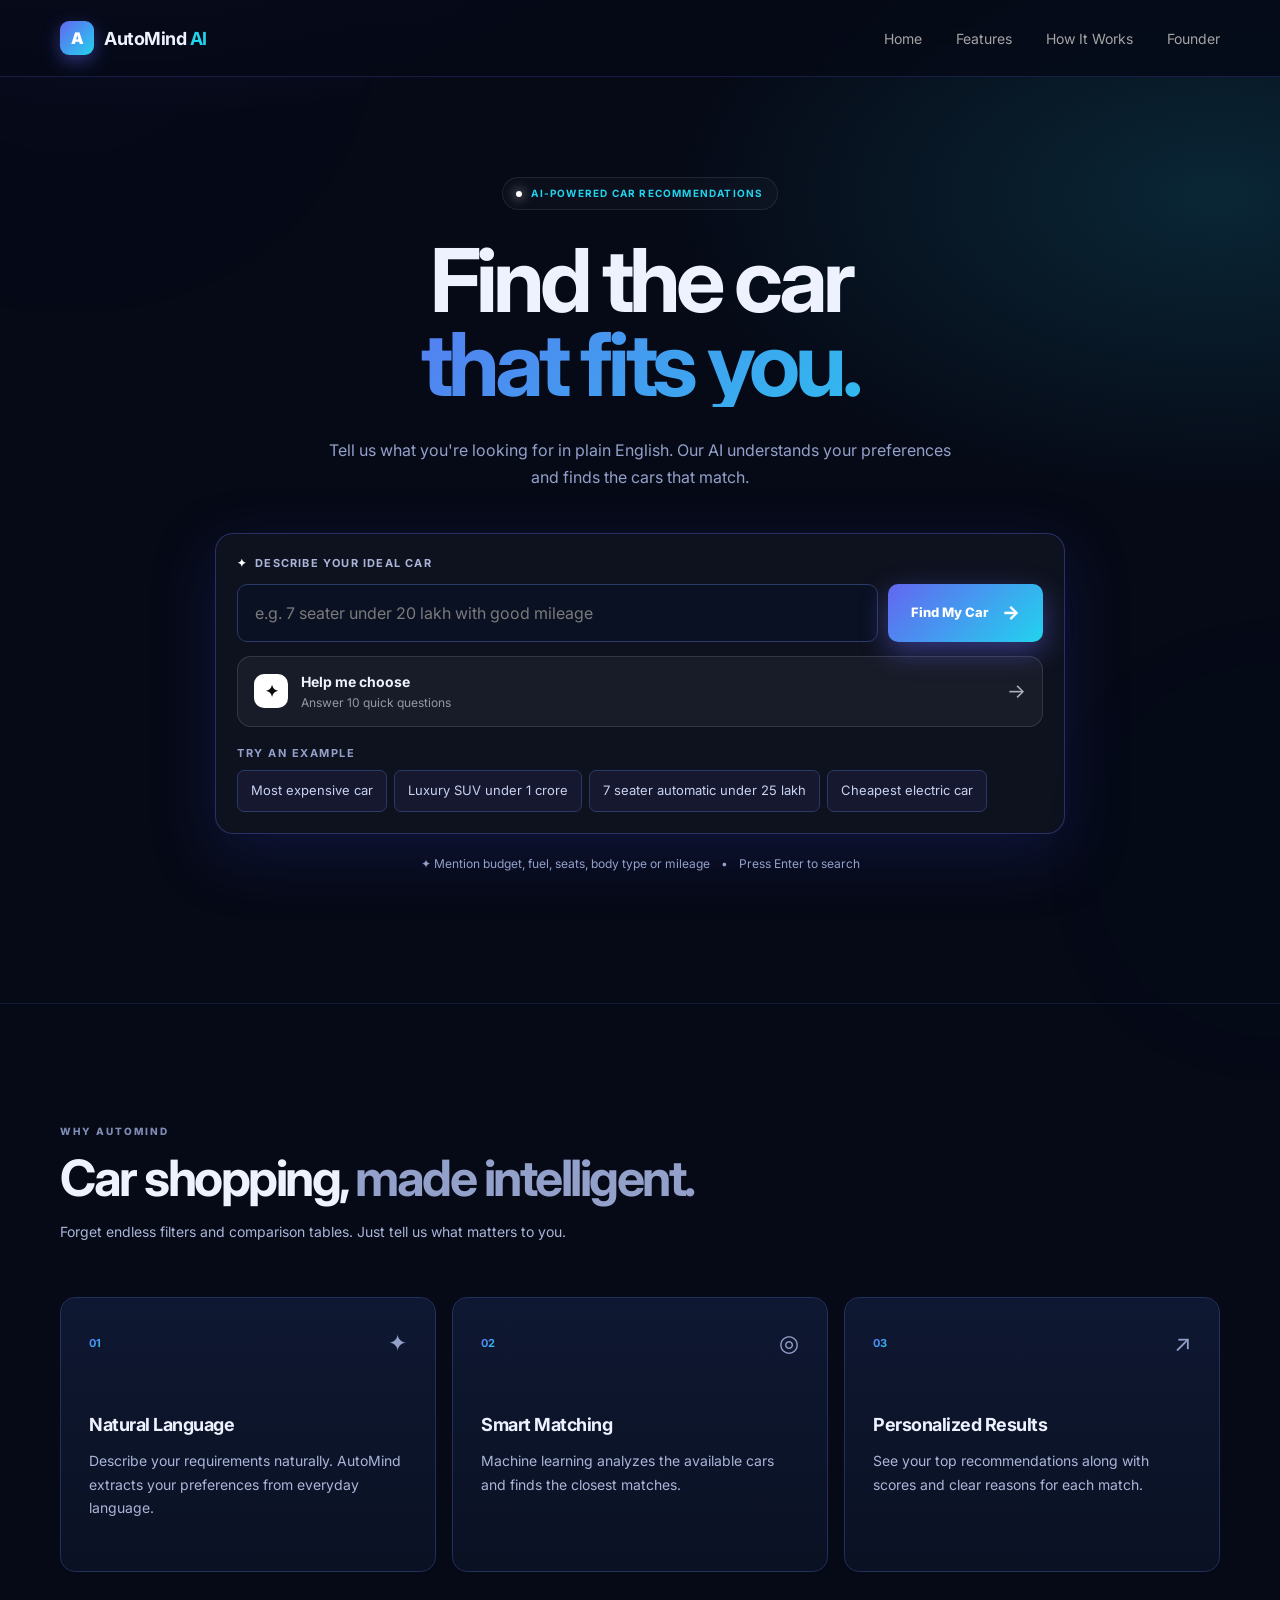
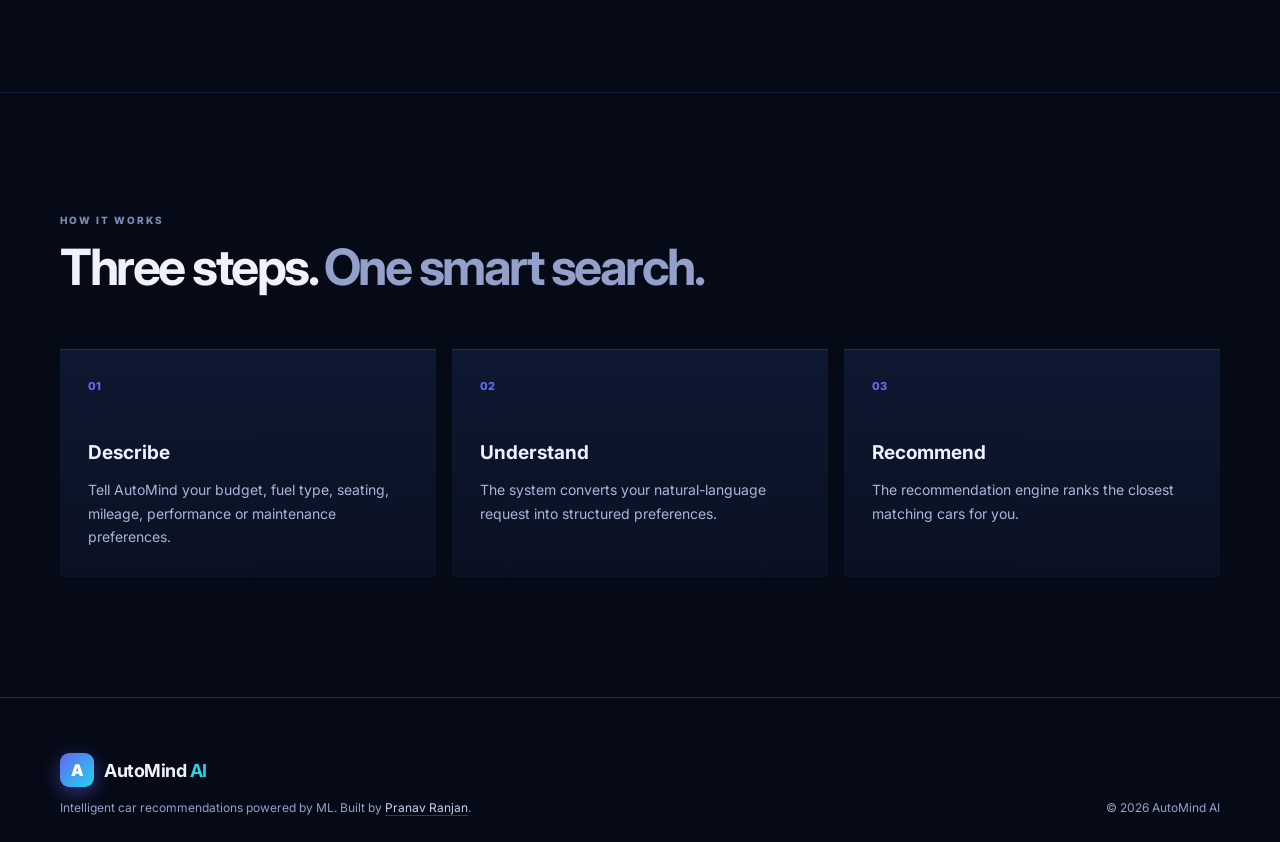
<file: frontend/index.html>
<!DOCTYPE html>
<html lang="en">
<head>
    <meta charset="UTF-8">
    <meta name="viewport" content="width=device-width, initial-scale=1.0">

    <title>AutoMind AI — Find Your Car</title>
    <meta name="description" content="Describe the car you want in plain English and get ranked recommendations with clear reasons.">
    <meta name="theme-color" content="#08090b">
    <link rel="icon" href="data:image/svg+xml,%3Csvg xmlns='http://www.w3.org/2000/svg' viewBox='0 0 32 32'%3E%3Crect width='32' height='32' rx='8' fill='%23fff'/%3E%3Ctext x='16' y='23' font-size='20' font-weight='900' text-anchor='middle' font-family='Arial' fill='%2308090b'%3EA%3C/text%3E%3C/svg%3E">
    <link rel="preconnect" href="https://fonts.googleapis.com">
    <link rel="preconnect" href="https://fonts.gstatic.com" crossorigin>
    <link rel="stylesheet" href="https://fonts.googleapis.com/css2?family=Inter:wght@400;600;700;800&display=swap">

    <link rel="stylesheet" href="style.css">
</head>

<body>

    <a href="#main" class="skip-link">Skip to content</a>

    <div class="ambient ambient-one"></div>
    <div class="ambient ambient-two"></div>

    <!-- NAVBAR -->
    <header class="navbar">
        <div class="nav-inner">

            <a href="#home" class="brand">
                <div class="brand-mark">A</div>
                <div class="brand-name">
                    AutoMind<span> AI</span>
                </div>
            </a>

            <nav class="nav-links" id="navLinks">
                <a href="#home">Home</a>
                <a href="#features">Features</a>
                <a href="#how-it-works">How It Works</a>
                <a href="#founder">Founder</a>
            </nav>

            <button class="mobile-menu" id="mobileMenu" type="button" aria-label="Open menu" aria-expanded="false" aria-controls="navLinks">
                <span></span>
                <span></span>
                <span></span>
            </button>

        </div>
    </header>


    <main id="main">

        <!-- HERO -->
        <section class="hero" id="home">

            <div class="hero-content">

                <div class="eyebrow">
                    <span class="status-dot"></span>
                    AI-POWERED CAR RECOMMENDATIONS
                </div>

                <h1>
                    Find the car
                    <span>that fits you.</span>
                </h1>

                <p class="hero-text">
                    Tell us what you're looking for in plain English.
                    Our AI understands your preferences and finds the
                    cars that match.
                </p>


                <!-- SEARCH BOX -->
                <div class="search-card">

                    <div class="search-title">
                        <span class="spark">✦</span>
                        Describe your ideal car
                    </div>

                    <form class="search-row" id="searchForm" role="search" novalidate>

                        <label for="searchInput" class="sr-only">Describe your ideal car</label>
                        <input
                            type="text"
                            id="searchInput"
                            maxlength="200"
                            enterkeyhint="search"
                            placeholder="e.g. 7 seater under 20 lakh with good mileage"
                            autocomplete="off"
                        >

                        <button id="searchButton" class="find-button" type="submit">
                            <span id="buttonText">Find My Car</span>
                            <span class="button-arrow">→</span>
                        </button>

                    </form>

                    <div class="search-modes" aria-label="Choose how to find a car">
                        <button class="guided-button" id="guidedStart" type="button">
                            <span class="guided-icon">✦</span>
                            <span><strong>Help me choose</strong><small>Answer 10 quick questions</small></span>
                            <span class="guided-arrow">→</span>
                        </button>
                    </div>

                    <p class="field-error hidden" id="searchHint" role="alert"></p>

                    <div class="try-label">
                        TRY AN EXAMPLE
                    </div>

                    <div class="chips">

                        <button class="chip" type="button">
Most expensive car
</button>

                        <button class="chip" type="button">
Luxury SUV under 1 crore
</button>

                        <button class="chip" type="button">
7 seater automatic under 25 lakh
</button>

                        <button class="chip" type="button">
Cheapest electric car
</button>

                    </div>

                </div>


                <div class="hero-note">
                    <span>✦</span>
                    Mention budget, fuel, seats, body type or mileage
                    <span class="note-separator">•</span>
                    Press Enter to search
                </div>

            </div>

        </section>


        <!-- FEATURES -->
        <section class="features section" id="features">

            <div class="container">

                <div class="section-intro">
                    <div class="section-label">WHY AUTOMIND</div>

                    <h2>
                        Car shopping,
                        <span>made intelligent.</span>
                    </h2>

                    <p>
                        Forget endless filters and comparison tables.
                        Just tell us what matters to you.
                    </p>
                </div>


                <div class="feature-grid">

                    <article class="feature-card">

                        <div class="card-top">
                            <span class="feature-number">01</span>
                            <span class="feature-symbol">✦</span>
                        </div>

                        <h3>Natural Language</h3>

                        <p>
                            Describe your requirements naturally.
                            AutoMind extracts your preferences from
                            everyday language.
                        </p>

                    </article>


                    <article class="feature-card">

                        <div class="card-top">
                            <span class="feature-number">02</span>
                            <span class="feature-symbol">◎</span>
                        </div>

                        <h3>Smart Matching</h3>

                        <p>
                            Machine learning analyzes the available
                            cars and finds the closest matches.
                        </p>

                    </article>


                    <article class="feature-card">

                        <div class="card-top">
                            <span class="feature-number">03</span>
                            <span class="feature-symbol">↗</span>
                        </div>

                        <h3>Personalized Results</h3>

                        <p>
                            See your top recommendations along with
                            scores and clear reasons for each match.
                        </p>

                    </article>

                </div>

            </div>

        </section>


        <!-- HOW IT WORKS -->
        <section class="how section" id="how-it-works">

            <div class="container">

                <div class="section-intro">
                    <div class="section-label">HOW IT WORKS</div>

                    <h2>
                        Three steps.
                        <span>One smart search.</span>
                    </h2>
                </div>


                <div class="steps">

                    <div class="step">

                        <div class="step-index">01</div>

                        <div class="step-content">
                            <h3>Describe</h3>
                            <p>
                                Tell AutoMind your budget, fuel type,
                                seating, mileage, performance or
                                maintenance preferences.
                            </p>
                        </div>

                    </div>


                    <div class="step">

                        <div class="step-index">02</div>

                        <div class="step-content">
                            <h3>Understand</h3>
                            <p>
                                The system converts your natural-language
                                request into structured preferences.
                            </p>
                        </div>

                    </div>


                    <div class="step">

                        <div class="step-index">03</div>

                        <div class="step-content">
                            <h3>Recommend</h3>
                            <p>
                                The recommendation engine ranks the
                                closest matching cars for you.
                            </p>
                        </div>

                    </div>

                </div>

            </div>

        </section>


        <!-- GUIDED QUESTIONNAIRE -->
        <section class="quiz-overlay hidden" id="quizOverlay" aria-hidden="true">
            <div class="quiz-card" role="dialog" aria-modal="true" aria-labelledby="quizTitle">
                <div class="quiz-top">
                    <button class="quiz-close" id="quizClose" type="button" aria-label="Close questionnaire">×</button>
                    <div class="quiz-progress"><span id="quizProgressBar"></span></div>
                    <span id="quizProgressText">1 of 10</span>
                </div>
                <div class="quiz-content">
                    <div class="quiz-kicker">SMART CAR FINDER</div>
                    <h2 id="quizTitle" tabindex="-1">Let's find your car.</h2>
                    <p id="quizQuestion"></p>
                    <div class="quiz-options" id="quizOptions"></div>
                    <div class="quiz-actions">
                        <button class="quiz-back" id="quizBack" type="button">← Back</button>
                        <button class="quiz-next" id="quizNext" type="button" disabled>Next →</button>
                    </div>
                </div>
            </div>
        </section>

        <!-- RESULTS -->
        <section class="results section hidden" id="resultsSection" aria-labelledby="resultsTitle">

            <div class="container">

                <div class="results-heading">

                    <div>
                        <div class="section-label">YOUR RESULTS</div>
                        <h2 id="resultsTitle" tabindex="-1">Recommended cars</h2>
                    </div>

                    <button
                        id="searchAgainButton"
                        class="search-again hidden"
                        type="button"
                    >
                        ← Search Again
                    </button>

                </div>


                <!-- LOADING -->
                <div id="loadingState" class="state hidden" role="status" aria-live="polite">

                    <div class="loader"></div>

                    <h3>Finding your perfect matches...</h3>

                    <p id="loadingText">
                        AutoMind is analyzing your requirements.
                    </p>

                </div>


                <!-- ERROR -->
                <div id="errorState" class="state error-state hidden" role="alert">

                    <div class="state-symbol">!</div>

                    <h3>Unable to get recommendations</h3>

                    <p id="errorMessage">
                        Something went wrong.
                    </p>

                    <button id="retryButton" class="retry-button" type="button">
                        Try Again
                    </button>

                </div>


                <!-- NO RESULTS -->
                <div id="noResultsState" class="state hidden">

                    <div class="state-symbol">?</div>

                    <h3>No matching cars found</h3>

                    <p>
                        Try a wider budget, fewer requirements, or a
                        different fuel type or body style.
                    </p>

                    <button id="startOverButton" class="retry-button" type="button">
                        Edit my search
                    </button>

                </div>


                <!-- RESULTS CONTENT -->
                <div id="resultsContent" class="hidden">


                    <div id="noticeBanner" class="notice hidden" role="status"></div>

                    <!-- UNDERSTOOD PREFERENCES -->
                    <div class="understood-card">

                        <div class="understood-header">

                            <div>
                                <div class="section-label">
                                    AI UNDERSTANDING
                                </div>

                                <h3>
                                    Here's what we understood
                                </h3>
                            </div>

                            <div class="analyzed">
                                <span></span>
                                Analyzed
                            </div>

                        </div>

                        <div
                            id="preferencesContainer"
                            class="preferences"
                        ></div>

                    </div>


                    <form class="own-card" id="ownForm" novalidate>
                        <div class="own-head">
                            <div class="section-label">OWNERSHIP COST</div>
                            <h3>What will it really cost to own?</h3>
                        </div>
                        <label class="own-field" for="kmInput">
                            <span>How many km do you drive per day?</span>
                            <input id="kmInput" type="number" inputmode="numeric" min="1" max="500" step="1" value="30" autocomplete="off">
                        </label>
                        <label class="own-field" for="downInput">
                            <span>Down payment <em>(optional, in ₹ lakh)</em></span>
                            <input id="downInput" type="number" inputmode="decimal" min="0" step="0.1" placeholder="Blank = 20% of price" autocomplete="off">
                        </label>
                        <p class="own-hint" id="ownHint" role="status"></p>
                        <p class="own-assume">Assumes a 5-year car loan at 9.5%. The 5-year total adds the down payment, every EMI, fuel or electricity and servicing. Insurance, road tax and resale value are not included.</p>
                    </form>


                    <!-- CAR RESULTS -->
                    <div
                        id="recommendationsContainer"
                        class="recommendations"
                    ></div>

                    <p class="footnote">
                        Prices and specifications come from a sample
                        dataset and are estimates, not live listings.
                    </p>

                </div>

            </div>

        </section>


        <!-- FOUNDER -->
        <section class="founder hidden" id="founder" aria-labelledby="founderName">

            <div class="container">

                <div class="founder-hero">

                    <div class="founder-copy">
                        <div class="eyebrow"><span class="status-dot"></span>FOUNDER &amp; BUILDER</div>
                        <h1 id="founderName" tabindex="-1">Pranav <span>Ranjan</span></h1>
                        <p class="founder-lead">I build full-stack products and put them live. Founder of AutoMind AI, a car finder that understands plain English.</p>
                        <p class="founder-sub">Computer Science Engineering student at IIIT Kottayam, batch 2024–2028. Based in India.</p>
                        <div class="founder-actions">
                            <a class="find-button founder-cta" href="https://www.linkedin.com/in/pranav-ranjan-37b66a324/" target="_blank" rel="noopener noreferrer">Connect on LinkedIn <span class="button-arrow">↗</span></a>
                            <a class="founder-ghost" href="#home">Try AutoMind AI →</a>
                        </div>
                    </div>

                    <div class="founder-card" aria-hidden="true">
                        <div class="founder-monogram">PR</div>
                        <div class="founder-card-lines">
                            <span>Founder · AutoMind AI</span>
                            <span>IIIT Kottayam · 2024–2028</span>
                            <span>Full-stack · React · Node · Python</span>
                        </div>
                    </div>

                </div>

                <div class="founder-glance">
                    <div><b>National-level</b><span>hackathons, including IIT Madras</span></div>
                    <div><b>Full-stack</b><span>from UI to API to deployment</span></div>
                    <div><b>Ships live</b><span>products people can open and use</span></div>
                </div>

                <div class="section-intro founder-intro">
                    <div class="section-label">WHAT I'VE BUILT</div>
                    <h2>Products, <span>not just projects.</span></h2>
                </div>

                <div class="founder-projects">

                    <article class="founder-project">
                        <div class="fp-tag">Founder project</div>
                        <h3>AutoMind AI</h3>
                        <p>Describe the car you want in plain English, Hinglish included, and get ranked matches across 191 models and 30 brands, with reasons, side-by-side comparison and a 5-year ownership cost with EMI.</p>
                        <div class="fp-stack">Python · FastAPI · JavaScript</div>
                        <a class="fp-link" href="#home">Open the app →</a>
                    </article>

                    <article class="founder-project">
                        <div class="fp-tag">Solo · Live</div>
                        <h3>Criksy</h3>
                        <p>An offline-first scoring app for street cricket: ball-by-ball scoring, tournament fixtures and leaderboards, WhatsApp sharing, scorecard export and a QR spectator mode.</p>
                        <div class="fp-stack">Offline-first · Deployed on Vercel</div>
                        <a class="fp-link" href="https://criksy.vercel.app" target="_blank" rel="noopener noreferrer">criksy.vercel.app ↗</a>
                    </article>

                    <article class="founder-project">
                        <div class="fp-tag">Hackathon · IIT Madras</div>
                        <h3>RoadSOS</h3>
                        <p>An emergency-response PWA built for the National Road Safety Hackathon: multilingual voice-triggered SOS and real-time ambulance tracking.</p>
                        <div class="fp-stack">Node · Express · MongoDB · Socket.IO</div>
                    </article>

                    <article class="founder-project">
                        <div class="fp-tag">Team project</div>
                        <h3>HEALTECH</h3>
                        <p>A healthcare web app. I own the user-facing flow: hospital search and details, map and ETA, emergency screen, ambulance booking and the AI health buddy interface.</p>
                        <div class="fp-stack">React · Vite · Express · MongoDB</div>
                    </article>

                </div>

                <div class="section-intro founder-intro">
                    <div class="section-label">TOOLBOX</div>
                    <h2>What I build <span>with.</span></h2>
                </div>

                <ul class="founder-stack" aria-label="Technologies">
                    <li>React</li><li>Vite</li><li>JavaScript</li><li>Node.js</li><li>Express</li><li>MongoDB</li>
                    <li>Python</li><li>FastAPI</li><li>Socket.IO</li><li>C &amp; OpenMP</li><li>MATLAB</li><li>Vercel</li>
                </ul>

                <div class="founder-end">
                    <h2>Let's build something.</h2>
                    <a class="find-button founder-cta" href="https://www.linkedin.com/in/pranav-ranjan-37b66a324/" target="_blank" rel="noopener noreferrer">Say hello on LinkedIn <span class="button-arrow">↗</span></a>
                </div>

            </div>

        </section>

    </main>


    <!-- FOOTER -->
    <footer class="footer">

        <div class="container footer-inner">

            <div class="footer-brand">

                <div class="brand">
                    <div class="brand-mark">A</div>

                    <div class="brand-name">
                        AutoMind<span> AI</span>
                    </div>
                </div>

                <p>
                    Intelligent car recommendations powered by ML.
                    Built by <a class="footer-link" href="#founder">Pranav Ranjan</a>.
                </p>

            </div>

            <div class="footer-bottom">
                © 2026 AutoMind AI
            </div>

        </div>

    </footer>


    <script src="cars-data.js"></script>
    <script src="engine.js"></script>
    <script src="image-links.js"></script>
    <script src="ownership.js"></script>
    <script src="script.js"></script>

</body>
</html>
</file>
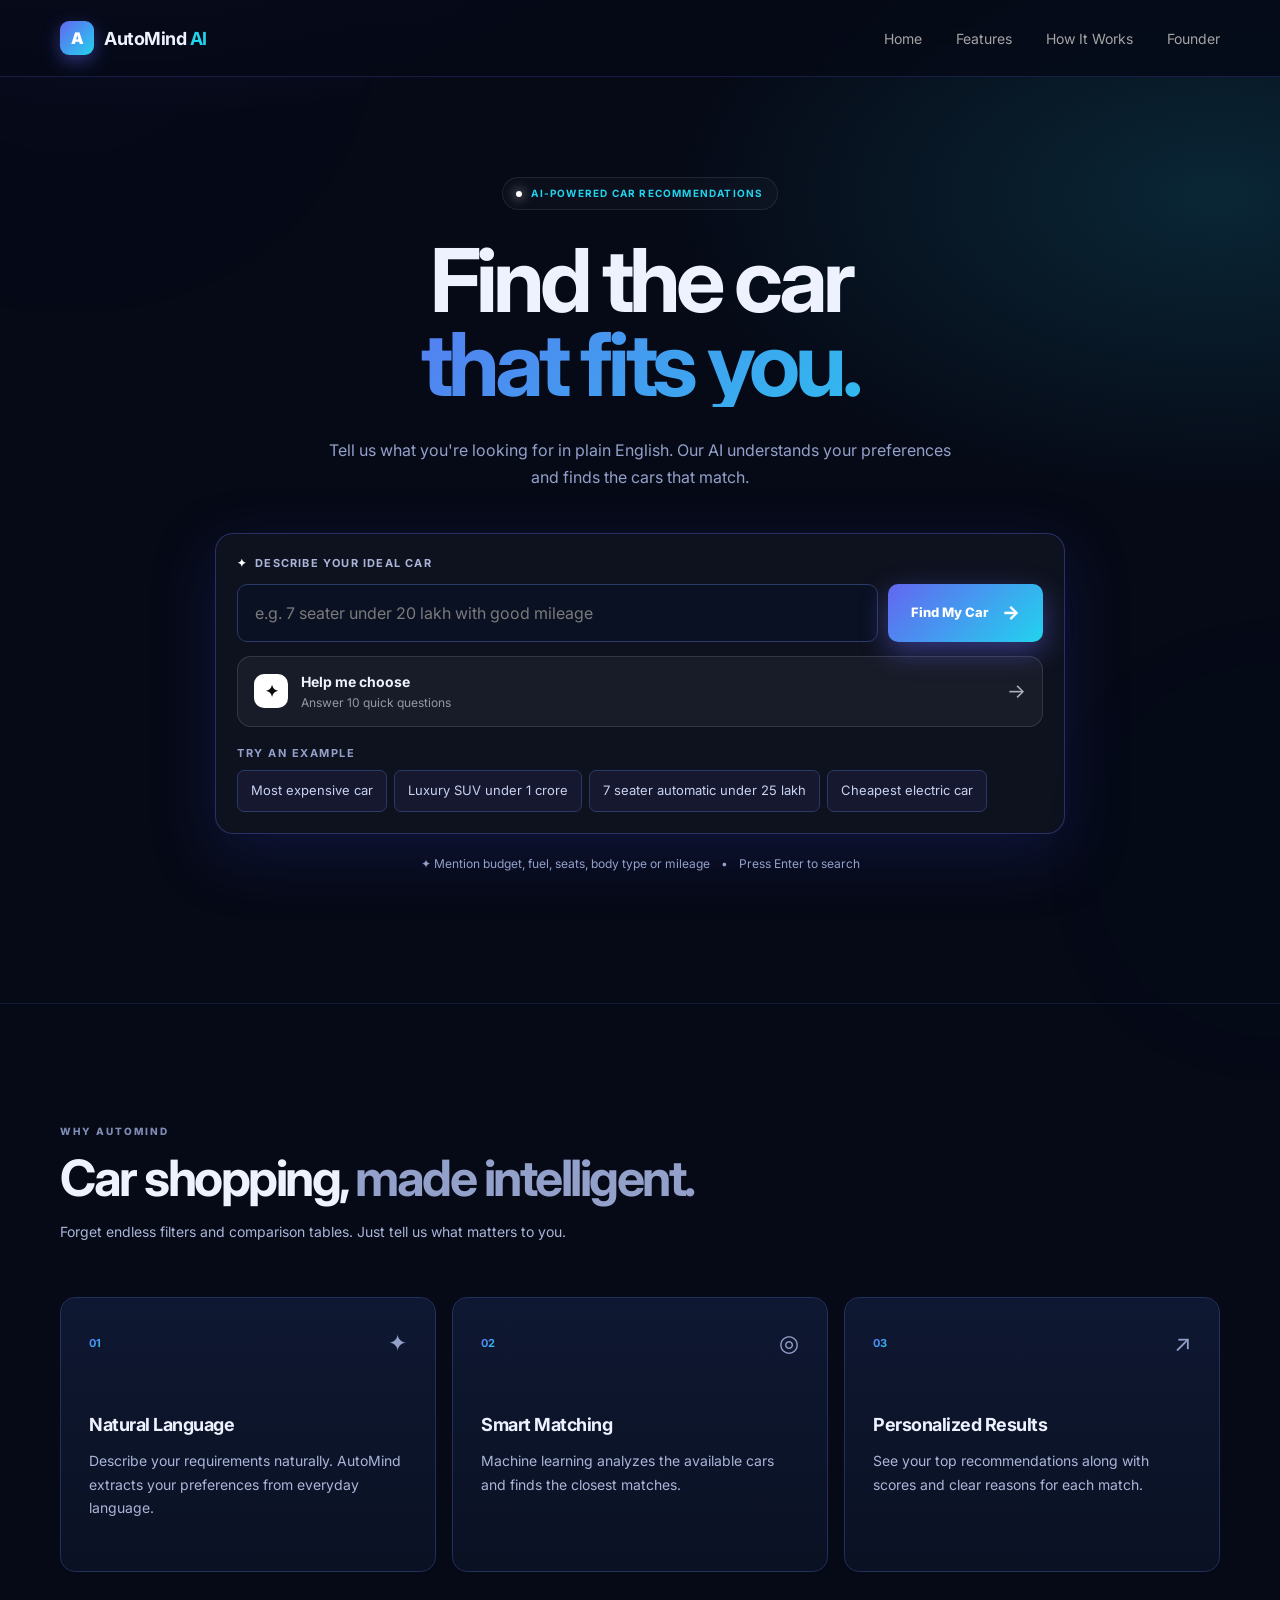
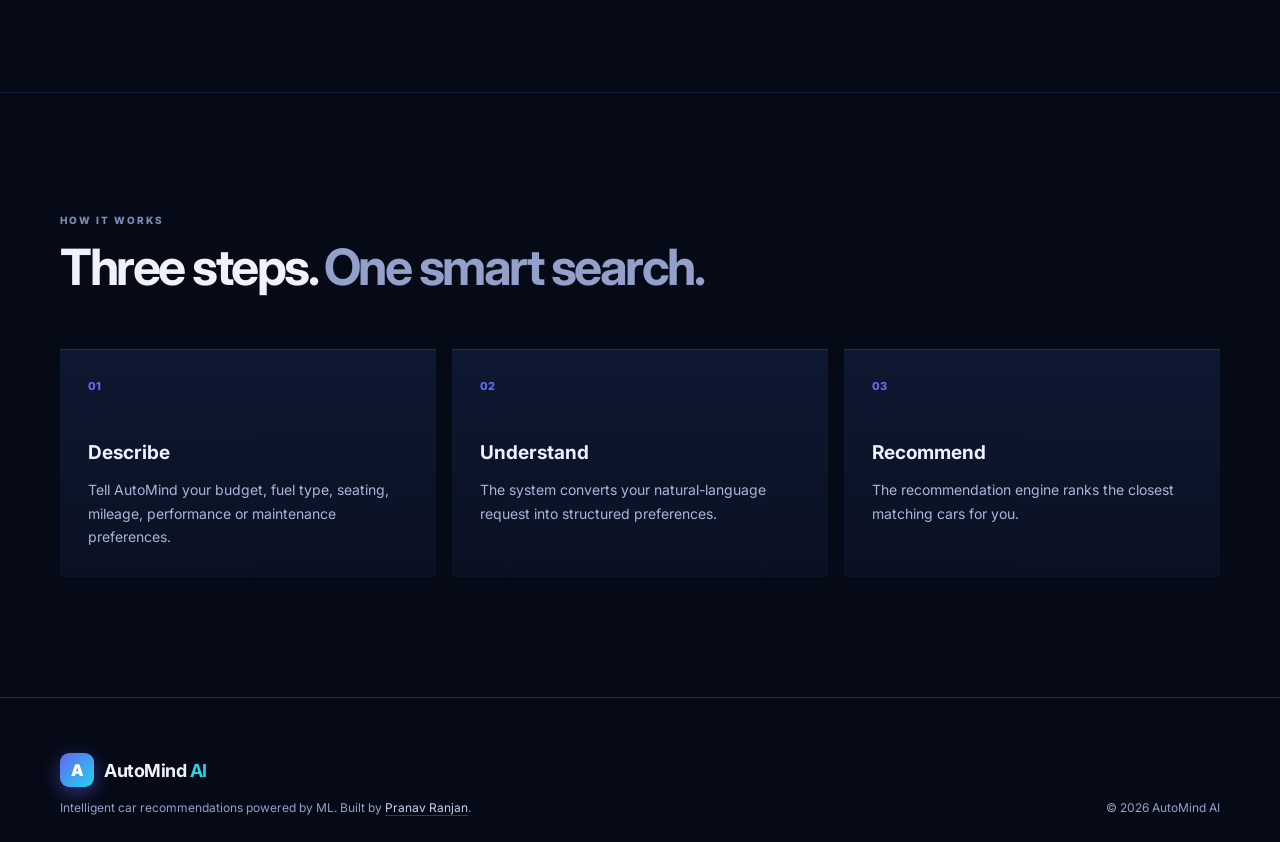
<file: automind-demo.html>
<!DOCTYPE html>
<html lang="en">
<head>
    <meta charset="UTF-8">
    <meta name="viewport" content="width=device-width, initial-scale=1.0">

    <title>AutoMind AI — Find Your Car</title>
    <meta name="description" content="Describe the car you want in plain English and get ranked recommendations with clear reasons.">
    <meta name="theme-color" content="#08090b">
    <link rel="icon" href="data:image/svg+xml,%3Csvg xmlns='http://www.w3.org/2000/svg' viewBox='0 0 32 32'%3E%3Crect width='32' height='32' rx='8' fill='%23fff'/%3E%3Ctext x='16' y='23' font-size='20' font-weight='900' text-anchor='middle' font-family='Arial' fill='%2308090b'%3EA%3C/text%3E%3C/svg%3E">
    <link rel="preconnect" href="https://fonts.googleapis.com">
    <link rel="preconnect" href="https://fonts.gstatic.com" crossorigin>
    <link rel="stylesheet" href="https://fonts.googleapis.com/css2?family=Inter:wght@400;600;700;800&display=swap">

    <style>* {
    margin: 0;
    padding: 0;
    box-sizing: border-box;
}

html {
    scroll-behavior: smooth;
}

body {
    background: #060a17;
    color: #f5f5f5;
    font-family: Inter, Arial, Helvetica, sans-serif;
    line-height: 1.5;
    overflow-x: hidden;
}

button,
input {
    font: inherit;
}

button {
    cursor: pointer;
}

a {
    color: inherit;
    text-decoration: none;
}

.hidden {
    display: none !important;
}


/* BACKGROUND */

.ambient {
    position: fixed;
    width: 500px;
    height: 500px;
    border-radius: 50%;
    filter: blur(150px);
    opacity: 0.07;
    pointer-events: none;
    z-index: -1;
}

.ambient-one {
    top: -250px;
    left: -180px;
    background: #ffffff;
}

.ambient-two {
    right: -250px;
    top: 600px;
    background: #ffffff;
}


/* SKIP LINK */

.skip-link {
    position: fixed;
    top: 10px;
    left: 10px;
    padding: 8px 12px;
    background: #ffffff;
    color: #04070f;
    border-radius: 6px;
    transform: translateY(-150%);
    z-index: 999;
}

.skip-link:focus {
    transform: translateY(0);
}


/* NAVBAR */

.navbar {
    position: sticky;
    top: 0;
    z-index: 100;

    border-bottom: 1px solid rgba(255, 255, 255, 0.07);

    background: rgba(6, 10, 23, 0.82);
    backdrop-filter: blur(20px);
}

.nav-inner {
    width: min(1160px, calc(100% - 40px));
    height: 76px;
    margin: auto;

    display: flex;
    align-items: center;
    justify-content: space-between;
}

.brand {
    display: flex;
    align-items: center;
    gap: 10px;
}

.brand-mark {
    width: 34px;
    height: 34px;

    display: flex;
    align-items: center;
    justify-content: center;

    border-radius: 9px;

    background: #ffffff;
    color: #060a17;

    font-size: 16px;
    font-weight: 900;
}

.brand-name {
    font-size: 18px;
    font-weight: 700;
    letter-spacing: -0.5px;
}

.brand-name span {
    color: #93a0c9;
}

.nav-links {
    display: flex;
    gap: 34px;
}

.nav-links a {
    color: #93a0c9;
    font-size: 13px;
    transition: color 0.2s ease;
}

.nav-links a:hover {
    color: #ffffff;
}

.mobile-menu {
    display: none;

    width: 40px;
    height: 40px;

    border: 1px solid #272727;
    border-radius: 9px;

    background: #0e1730;
}

.mobile-menu span {
    display: block;
    width: 17px;
    height: 2px;
    margin: 4px auto;
    background: #ffffff;
}


/* GENERAL */

.container {
    width: min(1160px, calc(100% - 40px));
    margin: auto;
}

.section {
    padding: 120px 0;
}

.section-intro {
    max-width: 680px;
    margin-bottom: 55px;
}

.section-label {
    margin-bottom: 13px;

    color: #7f8cb5;

    font-size: 10px;
    font-weight: 800;
    letter-spacing: 2px;
}

.section-intro h2 {
    font-size: clamp(32px, 4vw, 50px);
    line-height: 1.05;
    letter-spacing: -2.5px;
}

.section-intro h2 span {
    color: #93a0c9;
}

.section-intro p {
    max-width: 560px;
    margin-top: 17px;

    color: #747474;
    font-size: 15px;
}


/* HERO */

.hero {
    min-height: 730px;

    display: flex;
    align-items: center;
    justify-content: center;

    padding: 100px 20px 130px;

    text-align: center;
}

.hero-content {
    width: min(900px, 100%);
}

.eyebrow {
    display: inline-flex;
    align-items: center;
    gap: 9px;

    padding: 8px 13px;

    border: 1px solid rgba(255, 255, 255, 0.09);
    border-radius: 100px;

    background: rgba(255, 255, 255, 0.025);

    color: #93a0c9;

    font-size: 10px;
    font-weight: 700;
    letter-spacing: 1.2px;
}

.status-dot {
    width: 6px;
    height: 6px;

    border-radius: 50%;

    background: #ffffff;
    box-shadow: 0 0 12px #ffffff;
}

.hero h1 {
    margin-top: 28px;

    font-size: clamp(54px, 8vw, 88px);
    line-height: 0.96;

    letter-spacing: -5px;
}

.hero h1 span {
    display: block;
    color: #93a0c9;
}

.hero-text {
    width: min(650px, 100%);
    margin: 30px auto 42px;

    color: #93a0c9;

    font-size: 16px;
    line-height: 1.7;
}


/* SEARCH CARD */

.search-card {
    width: min(850px, 100%);
    margin: auto;

    padding: 21px;

    border: 1px solid rgba(255, 255, 255, 0.09);
    border-radius: 18px;

    background: rgba(255, 255, 255, 0.035);

    box-shadow:
        0 25px 80px rgba(0, 0, 0, 0.4),
        inset 0 1px rgba(255, 255, 255, 0.04);

    text-align: left;
}

.search-title {
    display: flex;
    align-items: center;
    gap: 8px;

    margin-bottom: 12px;

    color: #aab5d8;

    font-size: 11px;
    font-weight: 700;
    letter-spacing: 1.2px;
    text-transform: uppercase;
}

.spark {
    color: #ffffff;
}

.search-row {
    display: flex;
    gap: 10px;
}

#searchInput {
    flex: 1;
    min-width: 0;

    height: 58px;

    padding: 0 17px;

    border: 1px solid #292a2c;
    border-radius: 10px;

    outline: none;

    background: #0a1123;
    color: #ffffff;

    font-size: 14px;

    transition: border-color 0.2s ease;
}

#searchInput::placeholder {
    color: #565656;
}

#searchInput:focus {
    border-color: #7f8cb5;
}

.find-button {
    min-width: 155px;
    height: 58px;

    display: flex;
    align-items: center;
    justify-content: center;
    gap: 14px;

    border: none;
    border-radius: 10px;

    background: #ffffff;
    color: #060a17;

    font-size: 13px;
    font-weight: 800;

    transition: all 0.2s ease;
}

.find-button:hover {
    background: #e7e7e7;
    transform: translateY(-1px);
}

.find-button:disabled {
    opacity: 0.5;
    cursor: not-allowed;
    transform: none;
}

.button-arrow {
    font-size: 19px;
}

.try-label {
    margin: 18px 0 9px;

    color: #7f8cb5;

    font-size: 9px;
    font-weight: 700;
    letter-spacing: 1.5px;
}

.chips {
    display: flex;
    flex-wrap: wrap;
    gap: 7px;
}

.chip {
    padding: 8px 10px;

    border: 1px solid #242527;
    border-radius: 7px;

    background: #0e1730;
    color: #707070;

    font-size: 10px;

    transition: all 0.2s ease;
}

.chip:hover {
    border-color: #414141;
    color: #eeeeee;
}

.hero-note {
    margin-top: 21px;

    color: #4f4f4f;

    font-size: 10px;
}

.hero-note span:first-child {
    color: #93a0c9;
}

.note-separator {
    margin: 0 8px;
}


/* FEATURES */

.features {
    border-top: 1px solid #101a35;
    border-bottom: 1px solid #101a35;
}

.feature-grid {
    display: grid;
    grid-template-columns: repeat(3, 1fr);
    gap: 16px;
}

.feature-card {
    min-height: 275px;

    padding: 28px;

    border: 1px solid #22305a;
    border-radius: 15px;

    background: #0a1123;

    transition: all 0.25s ease;
}

.feature-card:hover {
    border-color: #363638;
    transform: translateY(-4px);
}

.card-top {
    display: flex;
    align-items: center;
    justify-content: space-between;

    margin-bottom: 50px;
}

.feature-number {
    color: #4d4d4d;

    font-size: 11px;
    font-weight: 700;
}

.feature-symbol {
    color: #93a0c9;
    font-size: 23px;
}

.feature-card h3 {
    margin-bottom: 11px;

    font-size: 18px;
    letter-spacing: -0.5px;
}

.feature-card p {
    color: #7f8cb5;

    font-size: 13px;
    line-height: 1.7;
}


/* HOW IT WORKS */

.steps {
    display: grid;
    grid-template-columns: repeat(3, 1fr);
    gap: 16px;
}

.step {
    padding: 28px;

    border-top: 1px solid #2f3f70;
}

.step-index {
    margin-bottom: 45px;

    color: #7f8cb5;

    font-size: 11px;
    font-weight: 800;
}

.step h3 {
    margin-bottom: 10px;

    font-size: 19px;
}

.step p {
    color: #7f8cb5;

    font-size: 13px;
    line-height: 1.7;
}


/* RESULTS */

.results {
    min-height: 400px;

    border-top: 1px solid #101a35;
}

.results-heading {
    display: flex;
    align-items: flex-end;
    justify-content: space-between;

    margin-bottom: 35px;
}

.results-heading h2 {
    font-size: clamp(30px, 4vw, 45px);
    letter-spacing: -2px;
}

.search-again {
    padding: 11px 15px;

    border: 1px solid #2f3f70;
    border-radius: 8px;

    background: #101a35;
    color: #999999;

    font-size: 11px;

    transition: all 0.2s ease;
}

.search-again:hover {
    border-color: #4a4a4a;
    color: #ffffff;
}


/* STATES */

.state {
    min-height: 300px;

    display: flex;
    flex-direction: column;
    align-items: center;
    justify-content: center;

    padding: 40px;

    border: 1px solid #22305a;
    border-radius: 15px;

    background: #0a1123;

    text-align: center;
}

.state h3 {
    margin-top: 18px;
    font-size: 19px;
}

.state p {
    max-width: 470px;
    margin-top: 9px;

    color: #7f8cb5;
    font-size: 13px;
}

.loader {
    width: 34px;
    height: 34px;

    border: 2px solid #2f3f70;
    border-top-color: #ffffff;

    border-radius: 50%;

    animation: spin 0.8s linear infinite;
}

@keyframes spin {
    to {
        transform: rotate(360deg);
    }
}

.state-symbol {
    width: 48px;
    height: 48px;

    display: flex;
    align-items: center;
    justify-content: center;

    border: 1px solid #333333;
    border-radius: 50%;

    color: #ffffff;

    font-size: 20px;
    font-weight: 700;
}

.error-state {
    border-color: #302323;
}

.retry-button {
    margin-top: 20px;

    padding: 11px 17px;

    border: none;
    border-radius: 8px;

    background: #ffffff;
    color: #04070f;

    font-size: 11px;
    font-weight: 700;
}


/* UNDERSTOOD */

.understood-card {
    margin-bottom: 24px;

    padding: 25px;

    border: 1px solid #2a3a68;
    border-radius: 15px;

    background: #0a1123;
}

.understood-header {
    display: flex;
    align-items: center;
    justify-content: space-between;

    margin-bottom: 22px;
}

.understood-header h3 {
    font-size: 18px;
}

.analyzed {
    display: flex;
    align-items: center;
    gap: 7px;

    color: #93a0c9;

    font-size: 10px;
}

.analyzed span {
    width: 6px;
    height: 6px;

    border-radius: 50%;
    background: #ffffff;
}

.preferences {
    display: flex;
    flex-wrap: wrap;
    gap: 9px;
}

.preference {
    padding: 9px 12px;

    border: 1px solid #252628;
    border-radius: 8px;

    background: #101a35;
}

.preference-label {
    display: block;

    margin-bottom: 3px;

    color: #7f8cb5;

    font-size: 8px;
    font-weight: 700;
    letter-spacing: 1px;
    text-transform: uppercase;
}

.preference-value {
    color: #d3daf0;

    font-size: 12px;
}


/* CAR RECOMMENDATIONS */

.recommendations {
    display: grid;
    grid-template-columns: repeat(2, minmax(0, 1fr));
    gap: 20px;
}

.car-card {
    position: relative;

    border: 1px solid #2a3a68;
    border-radius: 18px;

    background: #0a1123;

    overflow: hidden;

    transition: all 0.25s ease;
}

.car-card:hover {
    border-color: #3b3b3d;
    transform: translateY(-4px);
}


/* COMPACT CAR IMAGE */

.car-image-container {
    width: 100%;
    height: 150px;

    overflow: hidden;

    background: #101a35;

    border-bottom: 1px solid #22305a;
}

.car-image {
    width: 100%;
    height: 100%;

    display: block;

    object-fit: cover;

    transition: transform 0.4s ease;
}

.car-card:hover .car-image {
    transform: scale(1.03);
}


/* CAR TOP */

.car-top {
    display: flex;
    align-items: flex-start;
    justify-content: space-between;

    gap: 18px;

    padding: 22px 22px 0;

    margin-bottom: 18px;
}

.car-heading {
    min-width: 0;
}

.rank {
    color: #7f8cb5;

    font-size: 10px;
    font-weight: 800;
    letter-spacing: 1px;
}

.car-name {
    margin-top: 6px;

    color: #ffffff;

    font-size: 23px;
    line-height: 1.15;

    letter-spacing: -0.8px;
}

.car-brand {
    display: flex;
    align-items: center;
    gap: 6px;

    margin-top: 5px;

    color: #6e6e6e;

    font-size: 11px;
}


/* MATCH SCORE */

.match {
    min-width: 76px;

    padding: 9px 10px;

    border: 1px solid #2f3f70;
    border-radius: 10px;

    background: #101a35;

    text-align: center;
}

.match-number {
    display: block;

    color: #ffffff;

    font-size: 19px;
    font-weight: 800;
    line-height: 1.1;
}

.match-label {
    display: block;

    margin-top: 3px;

    color: #5c5c5c;

    font-size: 8px;
    font-weight: 700;
    letter-spacing: 1px;
    text-transform: uppercase;
}


/* PRICE */

.car-price {
    display: flex;
    align-items: baseline;
    gap: 6px;

    padding: 0 22px;

    margin-bottom: 20px;
}

.car-price-value {
    color: #ffffff;

    font-size: 25px;
    font-weight: 800;

    letter-spacing: -0.8px;
}

.car-price-label {
    color: #5b5b5b;

    font-size: 10px;
}


/* SPECS */

.car-specs {
    display: grid;
    grid-template-columns: repeat(5, 1fr);

    margin: 0 22px 20px;

    border: 1px solid #22305a;
    border-radius: 10px;

    overflow: hidden;

    background: #0e1730;
}

.spec {
    min-width: 0;

    padding: 13px 10px;

    border-right: 1px solid #22305a;
}

.spec:last-child {
    border-right: none;
}

.spec-label {
    display: block;

    margin-bottom: 5px;

    color: #7f8cb5;

    font-size: 8px;
    font-weight: 700;

    text-transform: uppercase;
    letter-spacing: 0.7px;
}

.spec-value {
    display: block;

    color: #d3daf0;

    font-size: 11px;
    font-weight: 600;

    white-space: nowrap;
    overflow: hidden;
    text-overflow: ellipsis;
}


/* REASONS */

.reasons-wrapper {
    padding: 0 22px 22px;
}

.reasons-title {
    margin-bottom: 9px;

    color: #93a0c9;

    font-size: 9px;
    font-weight: 700;

    letter-spacing: 1px;
    text-transform: uppercase;
}

.reasons {
    display: flex;
    flex-wrap: wrap;
    gap: 7px;
}

.reason {
    padding: 7px 9px;

    border: 1px solid #222326;
    border-radius: 7px;

    background: #0e1730;

    color: #93a0c9;

    font-size: 10px;
}


/* FIRST RESULT */

.car-card:first-child {
    grid-column: span 2;
}

.car-card:first-child .car-image-container {
    height: 175px;
}

.car-card:first-child .car-name {
    font-size: 28px;
}

.car-card:first-child .car-price-value {
    font-size: 28px;
}


/* FOOTER */

.footer {
    padding: 55px 0 25px;

    border-top: 1px solid #151618;
}

.footer-inner {
    display: flex;
    align-items: flex-end;
    justify-content: space-between;
    flex-wrap: wrap;
    gap: 30px;
}

.footer-brand p {
    margin-top: 12px;

    color: #7f8cb5;

    font-size: 11px;
}

.footer-bottom {
    color: #444444;
    font-size: 10px;
}


/* RESPONSIVE */

@media (max-width: 800px) {

    .nav-links {
        position: absolute;

        top: 76px;
        left: 20px;
        right: 20px;

        display: none;
        flex-direction: column;
        gap: 0;

        padding: 10px;

        border: 1px solid #242528;
        border-radius: 12px;

        background: #0a1123;
    }

    .nav-links.active {
        display: flex;
    }

    .nav-links a {
        padding: 13px;
    }

    .mobile-menu {
        display: block;
    }

    .hero {
        min-height: auto;
        padding-top: 80px;
    }

    .feature-grid,
    .steps {
        grid-template-columns: 1fr;
    }

    .recommendations {
        grid-template-columns: 1fr;
    }

    .car-card:first-child {
        grid-column: span 1;
    }

    .car-card:first-child .car-image-container {
        height: 150px;
    }

    .car-specs {
        grid-template-columns: repeat(2, 1fr);
    }

    .spec:nth-child(2) {
        border-right: none;
    }

    .spec:nth-child(3),
    .spec:nth-child(4),
    .spec:nth-child(5) {
        border-top: 1px solid #22305a;
    }

    .spec:nth-child(4) {
        border-right: none;
    }
}


@media (max-width: 600px) {

    .container,
    .nav-inner {
        width: min(100% - 28px, 1160px);
    }

    .section {
        padding: 80px 0;
    }

    .hero {
        padding: 65px 14px 90px;
    }

    .hero h1 {
        letter-spacing: -3px;
    }

    .search-row {
        flex-direction: column;
    }

    #searchInput,
    .find-button {
        width: 100%;
    }

    .results-heading {
        align-items: flex-start;
        flex-direction: column;
        gap: 18px;
    }

    .understood-header {
        align-items: flex-start;
        flex-direction: column;
        gap: 14px;
    }

    .car-top {
        flex-direction: column;
    }

    .match {
        align-self: flex-start;
    }

    .car-name {
        font-size: 21px;
    }

    .car-card:first-child .car-name {
        font-size: 24px;
    }

    .car-price {
        flex-wrap: wrap;
    }

    .car-price-value {
        font-size: 22px;
    }

    .car-specs {
        margin-left: 14px;
        margin-right: 14px;
    }

    .car-top {
        padding-left: 14px;
        padding-right: 14px;
    }

    .car-price {
        padding-left: 14px;
        padding-right: 14px;
    }

    .reasons-wrapper {
        padding-left: 14px;
        padding-right: 14px;
    }

    .footer-inner {
        align-items: flex-start;
        flex-direction: column;
    }
}

/* =====================================================================
   UX FIXES – legibility, contrast, focus, states, responsive polish
   ===================================================================== */

.sr-only {
    position: absolute; width: 1px; height: 1px; margin: -1px; padding: 0;
    overflow: hidden; clip: rect(0, 0, 0, 0); white-space: nowrap; border: 0;
}

/* keyboard focus is now clearly visible everywhere */
:focus-visible { outline: 2px solid #ffffff; outline-offset: 3px; }
#searchInput:focus-visible { outline-offset: 0; border-color: #8a8a8a; }
[tabindex="-1"]:focus { outline: none; }

section[id], #resultsSection { scroll-margin-top: 84px; }

/* readable text sizes + contrast (was 8–10px, ~2.6:1) */
.try-label, .hero-note, .footer-bottom, .footer-brand p, .car-price-label,
.analyzed, .rank, .step-index, .feature-number { color: #93a0c9; }
.try-label, .rank, .analyzed { font-size: 11px; }
.hero-note, .car-price-label, .footer-bottom, .footer-brand p { font-size: 12px; }
.chip { font-size: 13px; padding: 10px 13px; color: #b4bee0; }
.preference-label, .match-label { font-size: 10px; color: #93a0c9; }
.preference-value { font-size: 14px; }
.spec-label { font-size: 10px; color: #93a0c9; }
.spec-value { font-size: 13px; color: #e6e6e6; }
.reasons-title { font-size: 11px; color: #aab5d8; }
.reason { font-size: 12px; color: #bcc6e6; }
.car-brand { font-size: 13px; color: #aab5d8; }
.feature-card p, .step p, .state p, .section-intro p { color: #aab5d8; font-size: 14px; }
.nav-links a { color: #a5a5a5; font-size: 14px; }
.search-again, .retry-button { font-size: 13px; padding: 12px 16px; }
#searchInput { font-size: 16px; }              /* prevents iOS zoom-on-focus */
#searchInput::placeholder { color: #7a7a7a; }
.car-image { background: #101a35; }

/* inline validation, notices, caveats, footnote */
.field-error { margin-top: 10px; color: #ff9d9d; font-size: 13px; }
#searchInput[aria-invalid="true"] { border-color: #a34a4a; }
.notice {
    margin-bottom: 20px; padding: 14px 18px; border: 1px solid #3a3320;
    border-radius: 12px; background: #15130b; color: #e8d9a8; font-size: 14px;
}
.reason.caveat { border-color: #4a3d1c; color: #e8c979; background: #15130b; }
.footnote { margin-top: 26px; color: #7d7d7d; font-size: 12px; text-align: center; }
.find-button:disabled { cursor: progress; }

/* cards: 3×2 spec grid, no lonely half-width last card */
.car-specs { grid-template-columns: repeat(3, 1fr); gap: 1px; background: #22305a; }
.car-specs .spec:nth-child(n) { border: none; background: #0e1730; }
.car-card:first-child { grid-column: auto; }
.car-card.wide { grid-column: span 2; }
.car-card:first-child .car-image-container { height: 150px; }
.car-card.wide .car-image-container { height: 175px; }
.state-symbol { flex: none; }

@media (max-width: 800px) {
    .car-card.wide { grid-column: span 1; }
    .car-card.wide .car-image-container { height: 150px; }
    .mobile-menu { width: 44px; height: 44px; }
}

@media (max-width: 600px) {
    .chip { padding: 11px 13px; }
    .car-specs { margin-left: 14px; margin-right: 14px; }
    .hero h1 { letter-spacing: -2.5px; }
}

@media (prefers-reduced-motion: reduce) {
    html { scroll-behavior: auto; }
    *, *::before, *::after { animation-duration: 0.01ms !important; transition-duration: 0.01ms !important; }
    .loader { animation: none; border-top-color: #ffffff; }
}

.car-image.is-placeholder { object-fit: contain; }
.car-card:hover .car-image.is-placeholder { transform: none; }


/* =====================================================================
   THEME – midnight navy with an indigo → cyan accent
   ===================================================================== */
:root { --a1:#6366f1; --a2:#22d3ee; --grad:linear-gradient(135deg,#6366f1 0%,#22d3ee 100%); --line:#22305a; }

body { background: radial-gradient(1100px 600px at 12% -10%, rgba(99,102,241,.22), transparent 60%),
                   radial-gradient(900px 500px at 95% 8%, rgba(34,211,238,.14), transparent 60%), #060a17; color:#eef2ff; }
.ambient-one { background: rgba(99,102,241,.22) !important; }
.ambient-two { background: rgba(34,211,238,.14) !important; }
.navbar { background: rgba(6,10,23,.78); border-bottom-color: rgba(99,102,241,.22); }
.brand-mark { background: var(--grad) !important; color: #fff !important; box-shadow: 0 6px 18px rgba(99,102,241,.45); }
.brand-name span { color: var(--a2); }
.nav-links a:hover { color: #fff; }
.eyebrow { color: var(--a2) !important; }
.hero h1 span { background: var(--grad); -webkit-background-clip: text; background-clip: text; color: transparent; -webkit-text-fill-color: transparent; }

.search-box, .search-shell, .search-card { border-color: rgba(99,102,241,.35); box-shadow: 0 20px 60px rgba(34,40,120,.35); }
#searchInput { background: #0a1123; border-color: #2a3a68; color: #fff; }
#searchInput:focus, #searchInput:focus-visible { border-color: var(--a2); box-shadow: 0 0 0 3px rgba(34,211,238,.18); }
.find-button { background: var(--grad) !important; color: #fff !important; border: none; box-shadow: 0 10px 28px rgba(99,102,241,.45); }
.find-button:hover:not(:disabled) { filter: brightness(1.1); transform: translateY(-1px); }
.find-button:disabled { filter: saturate(.6) brightness(.85); }
.chip { background: rgba(99,102,241,.08); border-color: #2a3a68; color: #c9d2f0; }
.chip:hover { border-color: var(--a2); color: #fff; background: rgba(34,211,238,.1); }

.feature-card, .step, .car-card, .state { background: linear-gradient(180deg,#0f1832 0%,#0a1123 100%); border-color: var(--line); }
.feature-card:hover, .car-card:hover { border-color: rgba(34,211,238,.55); box-shadow: 0 18px 50px rgba(34,211,238,.10); }
.feature-number, .step-index { background: var(--grad); -webkit-background-clip: text; background-clip: text; color: transparent; -webkit-text-fill-color: transparent; }

.rank { color: var(--a2) !important; }
.match { background: rgba(52,211,153,.10); border-color: rgba(52,211,153,.45); }
.match-number { color: #6ee7b7; }
.match-label { color: #6ee7b7; opacity: .8; }
.car-price-value { color: #fff; }
.car-specs { background: #22305a; }
.car-specs .spec:nth-child(n) { background: #0c1429; }
.reason { background: rgba(99,102,241,.12); border-color: rgba(99,102,241,.35); color: #d4dbff; }
.reason.caveat { background: rgba(245,158,11,.10); border-color: rgba(245,158,11,.4); color: #fcd34d; }
.notice { background: rgba(34,211,238,.08); border-color: rgba(34,211,238,.35); color: #b8f0fb; }
.preference { background: #0c1429; border-color: #2a3a68; }
.preference-label { color: var(--a2) !important; }
.search-again, .retry-button { background: transparent; border: 1px solid var(--a2); color: var(--a2); }
.search-again:hover, .retry-button:hover { background: var(--grad); color: #fff; border-color: transparent; }
.loader { border-color: rgba(99,102,241,.25); border-top-color: var(--a2); }
:focus-visible { outline-color: var(--a2); }
.footer, footer { border-top: 1px solid var(--line); }
.car-image-container { background: #0a1123; }
.field-error { color: #fda4af; }

.preferences { background: none; border: none; box-shadow: none; }
.car-image-container { background: radial-gradient(circle at 50% 120%, rgba(99,102,241,.28), #0a1123 70%); }

.car-image-container { position: relative; }
.img-credit { position: absolute; right: 10px; bottom: 8px; font-size: 10px; color: #dbe3ff; background: rgba(6,10,23,.6);
    padding: 2px 8px; border-radius: 99px; pointer-events: none; }
.img-credit:empty { display: none; }


/* =====================================================================
   INTERACTIVE RESULTS – agent bubble, score ring, variants, bars, follow-ups
   ===================================================================== */
@keyframes rise { from { opacity: 0; transform: translateY(18px); } to { opacity: 1; transform: none; } }
@keyframes grow { to { width: var(--w); } }

.agent { display: flex; gap: 14px; align-items: flex-start; margin-bottom: 20px; animation: rise .45s both; }
.agent-avatar { flex: none; width: 40px; height: 40px; border-radius: 12px; display: grid; place-items: center; font-weight: 800;
    color: #fff; background: var(--grad); box-shadow: 0 8px 22px rgba(99,102,241,.45); }
.agent-msg { background: linear-gradient(180deg, #111b38, #0b1329); border: 1px solid var(--line); border-radius: 4px 16px 16px 16px; padding: 14px 18px; }
.agent-msg p { margin: 0; font-size: 16px; line-height: 1.5; color: #eef2ff; }
.agent-stats { display: block; margin-top: 6px; font-size: 12px; color: #93a0c9; }
.ai-tag { margin-left: 6px; padding: 2px 9px; border-radius: 99px; font-size: 11px; font-weight: 700; color: #e0e7ff; background: rgba(99,102,241,.3); white-space: nowrap; }

.car-card { animation: rise .55s both; animation-delay: var(--d, 0ms); position: relative; }
.car-card:hover { transform: translateY(-4px); transition: transform .25s ease, border-color .25s ease, box-shadow .25s ease; }
.rank-badge { position: absolute; left: 12px; top: 12px; padding: 5px 11px; border-radius: 99px; font-size: 11px; font-weight: 800; letter-spacing: .06em;
    color: #fff; background: rgba(6,10,23,.72); border: 1px solid rgba(255,255,255,.18); backdrop-filter: blur(6px); }
.car-card:first-child .rank-badge { background: var(--grad); border-color: transparent; box-shadow: 0 6px 18px rgba(99,102,241,.5); }
.match { display: none; }

.ring { position: relative; flex: none; width: 76px; height: 76px; }
.ring svg { width: 100%; height: 100%; transform: rotate(-90deg); }
.ring circle { fill: none; stroke-width: 4; }
.ring-bg { stroke: #1d2a50; }
.ring-fg { stroke-linecap: round; transition: stroke-dashoffset .9s cubic-bezier(.2,.8,.2,1); }
.ring.great .ring-fg { stroke: #34d399; } .ring.good .ring-fg { stroke: #22d3ee; } .ring.fair .ring-fg { stroke: #fbbf24; }
.ring-num { position: absolute; inset: 0; display: grid; place-items: center; font-size: 17px; font-weight: 800; color: #fff; }

.variant-tabs { display: flex; flex-wrap: wrap; gap: 8px; margin: 4px 22px 4px; }
.variant-tab { padding: 8px 13px; border-radius: 99px; border: 1px solid #2a3a68; background: rgba(99,102,241,.06); color: #b4bee0;
    font-family: inherit; font-weight: 600; font-size: 12px; line-height: 1; cursor: pointer; transition: all .2s; }
.variant-tab:hover { border-color: var(--a2); color: #fff; }
.variant-tab.active { background: var(--grad); border-color: transparent; color: #fff; box-shadow: 0 6px 16px rgba(99,102,241,.4); }

.bars { margin: 14px 22px 4px; display: grid; gap: 8px; }
.bar { display: grid; grid-template-columns: 92px 1fr 40px; gap: 10px; align-items: center; font-size: 12px; color: #aab5d8; }
.bar-track { height: 7px; border-radius: 99px; background: #172345; overflow: hidden; }
.bar-track i { display: block; height: 100%; width: 0; border-radius: 99px; background: var(--grad); animation: grow .8s .25s cubic-bezier(.2,.8,.2,1) forwards; }
.bar-val { text-align: right; color: #dbe3ff; font-weight: 700; }

.followups { margin-top: 26px; padding: 20px 22px; border: 1px dashed #2f3f70; border-radius: 16px; background: rgba(99,102,241,.05); }
.followups-title { font-weight: 700; color: #eef2ff; margin-bottom: 12px; }
.fu-group { display: flex; flex-wrap: wrap; align-items: center; gap: 8px; margin-top: 10px; }
.fu-label { min-width: 64px; font-size: 11px; letter-spacing: .08em; text-transform: uppercase; color: var(--a2); font-weight: 700; }
.fu-chip { padding: 9px 14px; border-radius: 99px; border: 1px solid #2a3a68; background: #0c1429; color: #d3daf0; font-family: inherit; font-weight: 600; font-size: 13px; line-height: 1; cursor: pointer; transition: all .2s; }
.fu-chip:hover { border-color: var(--a2); background: rgba(34,211,238,.1); color: #fff; transform: translateY(-1px); }

@media (min-width: 901px) {
    .car-card.wide { display: grid; grid-template-columns: minmax(280px, 40%) 1fr; }
    .car-card.wide .car-image-container { grid-column: 1; grid-row: 1 / span 4; height: auto; min-height: 100%; border-radius: 16px 0 0 16px; border-bottom: 0; }
    .car-card.wide > :not(.car-image-container) { grid-column: 2; }
}
@media (max-width: 600px) {
    .bar { grid-template-columns: 78px 1fr 38px; }
    .ring { width: 64px; height: 64px; } .ring-num { font-size: 15px; }
    .variant-tabs, .bars { margin-left: 14px; margin-right: 14px; }
    .agent-msg p { font-size: 15px; }
}
@media (prefers-reduced-motion: reduce) { .car-card, .agent, .bar-track i { animation: none !important; } .bar-track i { width: var(--w); } .ring-fg { transition: none; } }

.variant-panel .car-price { margin-top: 16px; }
.variant-panel .reasons-wrapper { margin-top: 18px; }
.variant-tabs { margin-bottom: 2px; }

/* click-through links */
.view-link { position: absolute; left: 12px; bottom: 12px; padding: 7px 13px; border-radius: 99px; font-size: 12px; font-weight: 700; color: #fff;
    text-decoration: none; background: rgba(6,10,23,.72); border: 1px solid rgba(255,255,255,.22); backdrop-filter: blur(6px); transition: all .2s; }
.view-link:hover, .view-link:focus-visible { background: var(--grad); border-color: transparent; transform: translateY(-1px); }
.car-links { display: flex; flex-wrap: wrap; gap: 8px; padding: 6px 22px 22px; }
.car-links a { padding: 9px 14px; border-radius: 10px; border: 1px solid #2a3a68; background: #0c1429; color: #cfd8f5; font-size: 13px; font-weight: 600;
    text-decoration: none; transition: all .2s; }
.car-links a:hover { border-color: var(--a2); color: #fff; background: rgba(34,211,238,.1); transform: translateY(-1px); }
@media (min-width: 901px) { .car-card.wide .car-image-container { grid-row: 1 / span 5; } }
@media (max-width: 600px) { .car-links { padding: 4px 14px 18px; } }

/* ---------- follow-up refine box ---------- */
.refine-form { display: flex; flex-wrap: wrap; gap: 10px; margin-top: 16px; }
.refine-input { flex: 1 1 280px; min-width: 0; padding: 12px 14px; border-radius: 12px; border: 1px solid #2a3a68; background: #0a1226; color: #eef2ff; font: inherit; font-size: 14px; }
.refine-input:focus { outline: none; border-color: var(--a2); box-shadow: 0 0 0 3px rgba(34,211,238,.18); }
.refine-btn, .refine-reset { padding: 12px 18px; border-radius: 12px; font: inherit; font-weight: 700; font-size: 14px; cursor: pointer; transition: all .2s; }
.refine-btn { border: 0; color: #fff; background: var(--grad); }
.refine-btn:hover { filter: brightness(1.1); transform: translateY(-1px); }
.refine-reset { border: 1px solid #2a3a68; background: #0c1429; color: #cfd8f5; }
.refine-reset:hover { border-color: #f59e0b; color: #fff; }
.agent-trail { display: block; margin-top: 8px; font-size: 12px; color: #8fa0d0; line-height: 1.5; }

/* ---------- compare ---------- */
.cmp-btn { padding: 9px 14px; border-radius: 10px; border: 1px dashed #3b4d85; background: transparent; color: #cfd8f5; font: inherit; font-size: 13px; font-weight: 700; cursor: pointer; transition: all .2s; margin-left: auto; }
.cmp-btn:hover { border-color: var(--a2); color: #fff; background: rgba(34,211,238,.1); }
.cmp-btn.on { border-style: solid; border-color: #34d399; color: #a7f3d0; background: rgba(52,211,153,.1); }
.cmp-tray { position: fixed; left: 50%; bottom: 16px; transform: translateX(-50%); z-index: 60; width: min(920px, calc(100% - 24px)); display: flex; flex-wrap: wrap; align-items: center; justify-content: space-between; gap: 10px 16px;
    padding: 12px 16px; border-radius: 16px; border: 1px solid #2f3f70; background: rgba(10,17,35,.96); backdrop-filter: blur(10px); box-shadow: 0 18px 50px rgba(0,0,0,.55); padding-bottom: calc(12px + env(safe-area-inset-bottom, 0px)); }
.cmp-tray.hidden, .cmp-modal.hidden { display: none; }
.cmp-items { display: flex; flex-wrap: wrap; gap: 8px; min-width: 0; }
.cmp-chip { display: inline-flex; align-items: center; gap: 8px; padding: 7px 8px 7px 12px; border-radius: 99px; background: #111b38; border: 1px solid #2a3a68; color: #eef2ff; font-size: 13px; font-weight: 600; }
.cmp-chip small { color: #8fa0d0; font-weight: 600; }
.cmp-chip button { width: 22px; height: 22px; border-radius: 50%; border: 0; background: #22305a; color: #fff; cursor: pointer; line-height: 1; font-size: 15px; }
.cmp-chip button:hover { background: #ef4444; }
.cmp-actions { display: flex; align-items: center; gap: 10px; flex-wrap: wrap; }
.cmp-count { color: #8fa0d0; font-size: 13px; font-weight: 700; }
.cmp-note { color: #fbbf24; font-size: 13px; font-weight: 600; }
.cmp-go { padding: 10px 16px; border-radius: 10px; border: 0; background: var(--grad); color: #fff; font: inherit; font-weight: 800; font-size: 14px; cursor: pointer; }
.cmp-go:disabled { background: #22305a; color: #8fa0d0; cursor: not-allowed; }
.cmp-clear { padding: 10px 14px; border-radius: 10px; border: 1px solid #2a3a68; background: transparent; color: #cfd8f5; font: inherit; font-weight: 600; font-size: 13px; cursor: pointer; }
body:has(.cmp-tray:not(.hidden)) .footer, body:has(.cmp-tray:not(.hidden)) footer { padding-bottom: 96px; }
.cmp-modal { position: fixed; inset: 0; z-index: 100; display: flex; align-items: center; justify-content: center; padding: 16px; }
.cmp-backdrop { position: absolute; inset: 0; background: rgba(2,6,18,.78); backdrop-filter: blur(4px); }
.cmp-panel { position: relative; width: min(980px, 100%); max-height: calc(100% - 8px); overflow: auto; border-radius: 20px; border: 1px solid #2f3f70; background: linear-gradient(180deg,#0f1832 0%,#0a1123 100%); box-shadow: 0 30px 80px rgba(0,0,0,.6); padding: 22px; animation: rise .3s both; }
.cmp-head { display: flex; align-items: center; justify-content: space-between; margin-bottom: 14px; }
.cmp-head h3 { margin: 0; font-size: 22px; color: #fff; }
.cmp-close { width: 38px; height: 38px; border-radius: 50%; border: 1px solid #2a3a68; background: #0c1429; color: #fff; font-size: 22px; cursor: pointer; line-height: 1; }
.cmp-close:hover { border-color: var(--a2); }
.cmp-scroll { overflow-x: auto; border: 1px solid var(--line); border-radius: 14px; }
.cmp-table { width: 100%; border-collapse: collapse; min-width: 560px; font-size: 14px; }
.cmp-table th, .cmp-table td { padding: 12px 14px; text-align: left; border-bottom: 1px solid #1a2547; color: #dbe3fb; vertical-align: top; }
.cmp-table tbody tr:last-child th, .cmp-table tbody tr:last-child td { border-bottom: 0; }
.cmp-table tbody th { color: #8fa0d0; font-weight: 600; width: 190px; position: sticky; left: 0; background: #0c1429; }
.cmp-table thead th { background: #111b38; color: #fff; }
.cmp-name { display: block; font-size: 16px; font-weight: 800; }
.cmp-table thead small { color: #8fa0d0; font-weight: 600; }
.cmp-table td.best { color: #a7f3d0; font-weight: 800; background: rgba(52,211,153,.08); }
.tick { color: #34d399; }
.cmp-verdict { display: flex; flex-wrap: wrap; gap: 8px; align-items: center; margin-top: 14px; }
.cmp-verdict b { color: #fff; margin-right: 4px; }
.cmp-verdict span { padding: 7px 12px; border-radius: 99px; background: rgba(34,211,238,.08); border: 1px solid rgba(34,211,238,.3); color: #b8f0fb; font-size: 13px; font-weight: 600; }
.cmp-foot { margin: 12px 0 0; color: #8fa0d0; font-size: 12px; }
body.cmp-open { overflow: hidden; }
@media (max-width: 600px) { .cmp-btn { margin-left: 0; } .cmp-panel { padding: 16px; } .cmp-table tbody th { width: 120px; } .cmp-tray { bottom: 8px; } }
@media (max-width: 600px) {
    .cmp-table { min-width: 0; font-size: 13px; }
    .cmp-table th, .cmp-table td { padding: 10px 8px; }
    .cmp-table tbody th { width: 84px; font-size: 12px; }
    .cmp-name { font-size: 14px; }
}

/* ---------- Guided 10-question car finder ---------- */
.search-modes{margin-top:14px}
.guided-button{width:100%;display:flex;align-items:center;gap:13px;padding:14px 16px;border:1px solid rgba(255,255,255,.12);border-radius:14px;background:rgba(255,255,255,.045);color:inherit;text-align:left;cursor:pointer;transition:.2s}
.guided-button:hover{background:rgba(255,255,255,.08);transform:translateY(-1px)}
.guided-icon{display:grid;place-items:center;width:34px;height:34px;border-radius:10px;background:#fff;color:#090a0c;font-weight:800}
.guided-button strong{display:block;font-size:14px}.guided-button small{display:block;margin-top:2px;opacity:.58;font-size:12px}.guided-arrow{margin-left:auto;font-size:20px;opacity:.7}
.quiz-overlay{position:fixed;inset:0;z-index:1000;background:rgba(4,5,7,.78);backdrop-filter:blur(14px);display:grid;place-items:center;padding:20px}
.quiz-overlay.hidden{display:none}
.quiz-card{width:min(680px,100%);max-height:min(760px,92vh);overflow:auto;background:#101114;border:1px solid rgba(255,255,255,.13);border-radius:24px;box-shadow:0 30px 90px rgba(0,0,0,.5)}
.quiz-top{display:flex;align-items:center;gap:12px;padding:18px 20px 0}.quiz-progress{height:5px;flex:1;background:rgba(255,255,255,.1);border-radius:99px;overflow:hidden}.quiz-progress span{display:block;height:100%;width:10%;background:#fff;border-radius:99px;transition:width .25s}.quiz-top>span{font-size:12px;opacity:.55;min-width:42px;text-align:right}.quiz-close{order:3;border:0;background:transparent;color:#fff;font-size:28px;line-height:1;cursor:pointer;opacity:.65}.quiz-content{padding:38px 34px 30px}.quiz-kicker{font-size:11px;font-weight:800;letter-spacing:.16em;opacity:.45}.quiz-content h2{font-size:32px;margin:8px 0 8px}.quiz-content>p{margin:0 0 24px;opacity:.65;font-size:16px}.quiz-options{display:grid;grid-template-columns:1fr 1fr;gap:10px}.quiz-option{padding:16px;border:1px solid rgba(255,255,255,.11);border-radius:13px;background:rgba(255,255,255,.035);color:#fff;text-align:left;cursor:pointer;transition:.18s}.quiz-option:hover{background:rgba(255,255,255,.07);border-color:rgba(255,255,255,.25)}.quiz-option.selected{background:#fff;color:#0b0c0e;border-color:#fff}.quiz-option .option-title{font-weight:700;font-size:14px}.quiz-option .option-sub{display:block;margin-top:4px;font-size:12px;opacity:.55}.quiz-option.selected .option-sub{opacity:.65}.quiz-actions{display:flex;justify-content:space-between;align-items:center;margin-top:24px}.quiz-back,.quiz-next{border:0;border-radius:12px;padding:12px 18px;font-weight:700;cursor:pointer}.quiz-back{background:transparent;color:#fff;opacity:.65}.quiz-next{background:#fff;color:#08090b}.quiz-next:disabled{opacity:.3;cursor:not-allowed}
@media(max-width:600px){.quiz-content{padding:28px 20px 22px}.quiz-content h2{font-size:27px}.quiz-options{grid-template-columns:1fr}.quiz-card{border-radius:18px}.quiz-top{padding:14px 15px 0}}


/* OWNERSHIP COST */
body.quiz-open { overflow: hidden; }
.own-card { display: grid; grid-template-columns: repeat(2, minmax(0, 1fr)); gap: 16px 22px; align-items: end; margin-bottom: 24px; padding: 25px; border: 1px solid #2a3a68; border-radius: 15px; background: #0a1123; }
.own-head { grid-column: 1 / -1; }
.own-head h3 { font-size: 18px; }
.own-field { display: grid; gap: 8px; grid-column: span 1; color: #c9d2f0; font-size: 13px; font-weight: 600; }
.own-field em { color: #7f8cb5; font-style: normal; font-weight: 500; }
.own-field input { width: 100%; padding: 13px 14px; border: 1px solid #2a3a68; border-radius: 10px; background: #060a17; color: #fff; font-size: 16px; font-weight: 600; }
.own-field input::placeholder { color: #5d6a93; font-weight: 500; font-size: 14px; }
.own-field input:focus-visible { outline: none; border-color: var(--a2); box-shadow: 0 0 0 3px rgba(34,211,238,.18); }
.own-field input[aria-invalid="true"] { border-color: #a34a4a; }
.own-hint { grid-column: 1 / -1; min-height: 0; color: #ff9d9d; font-size: 13px; }
.own-hint:empty { display: none; }
.own-assume { grid-column: 1 / -1; color: #7f8cb5; font-size: 12px; }

.own-slot { margin: 0 22px 20px; }
.own-grid { display: grid; grid-template-columns: repeat(3, 1fr); gap: 1px; border: 1px solid #22305a; border-radius: 10px; overflow: hidden; background: #22305a; }
.own-cell { padding: 12px 10px; background: #0e1730; min-width: 0; }
.own-cell span { display: block; margin-bottom: 4px; color: #7f8cb5; font-size: 10px; font-weight: 700; text-transform: uppercase; letter-spacing: .6px; }
.own-cell b { display: block; color: #e6ebff; font-size: 14px; font-weight: 700; }
.own-cell small { display: block; margin-top: 2px; color: #7f8cb5; font-size: 11px; }
.own-total { grid-column: 1 / -1; display: flex; align-items: baseline; justify-content: space-between; gap: 12px; padding: 14px 12px; background: linear-gradient(135deg, rgba(99,102,241,.22), rgba(34,211,238,.14)); }
.own-total span { margin: 0; color: #c9d2f0; }
.own-total b { font-size: 22px; letter-spacing: -.5px; background: var(--grad); -webkit-background-clip: text; background-clip: text; -webkit-text-fill-color: transparent; }
.own-empty { padding: 12px; border: 1px dashed #2a3a68; border-radius: 10px; color: #93a0c9; font-size: 13px; }

@media (max-width: 800px) {
    .own-card { grid-template-columns: 1fr; padding: 20px; }
    .own-field { grid-column: 1 / -1; }
}
@media (max-width: 600px) {
    .own-slot { margin-left: 14px; margin-right: 14px; }
    .own-cell { padding: 11px 9px; }
    .own-cell span { font-size: 9px; letter-spacing: .4px; }
    .own-cell b { font-size: 13px; }
}
@media (max-width: 420px) {
    .own-total { flex-direction: column; align-items: flex-start; gap: 2px; }
}


/* FOUNDER PAGE */
body.view-founder .hero,
body.view-founder .features,
body.view-founder .how,
body.view-founder .results,
body.view-founder .cmp-tray { display: none !important; }

.footer-link { color: #c9d2f0; border-bottom: 1px solid #2a3a68; }
.footer-link:hover { color: #fff; border-bottom-color: var(--a2); }
.nav-links a.active-page { color: #fff; }

.founder { padding: 72px 0 110px; }
.founder-hero { display: grid; grid-template-columns: 1.5fr 1fr; gap: 48px; align-items: center; }
.founder-copy h1 { margin: 18px 0 16px; font-size: clamp(44px, 7vw, 84px); line-height: .98; letter-spacing: -3px; outline: none; }
.founder-copy h1 span { background: var(--grad); -webkit-background-clip: text; background-clip: text; -webkit-text-fill-color: transparent; color: transparent; }
.founder-lead { max-width: 560px; color: #dbe2fb; font-size: clamp(17px, 2vw, 21px); line-height: 1.5; }
.founder-sub { margin-top: 12px; color: #93a0c9; font-size: 15px; }
.founder-actions { display: flex; flex-wrap: wrap; align-items: center; gap: 14px 22px; margin-top: 30px; }
.founder-cta { display: inline-flex; align-items: center; gap: 10px; padding: 15px 24px; border-radius: 12px; font-size: 15px; font-weight: 700; }
.founder-ghost { color: #c9d2f0; font-weight: 600; border-bottom: 1px solid #2a3a68; padding-bottom: 2px; }
.founder-ghost:hover { color: #fff; border-bottom-color: var(--a2); }

.founder-card { display: grid; justify-items: center; gap: 22px; padding: 38px 28px; border: 1px solid rgba(99,102,241,.35); border-radius: 22px;
    background: linear-gradient(160deg, rgba(99,102,241,.16), rgba(34,211,238,.06) 60%, #0a1123); box-shadow: 0 24px 70px rgba(34,40,120,.35); }
.founder-monogram { display: grid; place-items: center; width: 132px; height: 132px; border-radius: 34px; background: var(--grad); color: #fff; font-size: 52px; font-weight: 800; letter-spacing: -2px; box-shadow: 0 18px 44px rgba(99,102,241,.5); }
.founder-card-lines { display: grid; gap: 8px; text-align: center; }
.founder-card-lines span { color: #b4bee0; font-size: 13px; font-weight: 600; }

.founder-glance { display: grid; grid-template-columns: repeat(3, 1fr); gap: 1px; margin: 64px 0 72px; border: 1px solid #22305a; border-radius: 16px; overflow: hidden; background: #22305a; }
.founder-glance div { padding: 22px 24px; background: #0a1123; }
.founder-glance b { display: block; font-size: 20px; letter-spacing: -.5px; }
.founder-glance span { display: block; margin-top: 4px; color: #93a0c9; font-size: 13px; }

.founder-intro { margin-bottom: 32px; }
.founder-projects { display: grid; grid-template-columns: repeat(2, 1fr); gap: 20px; margin-bottom: 76px; }
.founder-project { display: flex; flex-direction: column; gap: 12px; padding: 28px; border: 1px solid #2a3a68; border-radius: 18px; background: #0a1123; transition: transform .25s ease, border-color .25s ease; }
.founder-project:hover { transform: translateY(-3px); border-color: var(--a1); }
.fp-tag { align-self: flex-start; padding: 4px 11px; border: 1px solid #2a3a68; border-radius: 99px; color: var(--a2); font-size: 11px; font-weight: 700; letter-spacing: .04em; }
.founder-project h3 { font-size: 24px; letter-spacing: -.5px; }
.founder-project p { color: #aab5d8; font-size: 14.5px; }
.fp-stack { margin-top: auto; padding-top: 6px; color: #7f8cb5; font-size: 12px; font-weight: 600; }
.fp-link { color: #fff; font-size: 14px; font-weight: 700; }
.fp-link:hover { color: var(--a2); }

.founder-stack { display: flex; flex-wrap: wrap; gap: 10px; margin-bottom: 84px; list-style: none; }
.founder-stack li { padding: 10px 16px; border: 1px solid #2a3a68; border-radius: 99px; background: rgba(99,102,241,.08); color: #d3daf0; font-size: 14px; font-weight: 600; }

.founder-end { display: grid; justify-items: center; gap: 22px; padding: 56px 24px; border: 1px solid rgba(99,102,241,.35); border-radius: 22px; text-align: center;
    background: radial-gradient(600px 240px at 50% 0, rgba(99,102,241,.2), transparent 70%), #0a1123; }
.founder-end h2 { font-size: clamp(28px, 4vw, 44px); letter-spacing: -1.5px; }

@media (max-width: 800px) {
    .founder { padding: 44px 0 80px; }
    .founder-hero { grid-template-columns: 1fr; gap: 32px; }
    .founder-card { order: -1; padding: 26px 20px; }
    .founder-monogram { width: 96px; height: 96px; font-size: 38px; border-radius: 26px; }
    .founder-glance, .founder-projects { grid-template-columns: 1fr; }
    .founder-glance { margin: 40px 0 52px; }
    .founder-projects { margin-bottom: 52px; }
    .founder-stack { margin-bottom: 56px; }
}
@media (prefers-reduced-motion: reduce) { .founder-project { transition: none; } .founder-project:hover { transform: none; } }
</style>
</head>

<body>

    <a href="#main" class="skip-link">Skip to content</a>

    <div class="ambient ambient-one"></div>
    <div class="ambient ambient-two"></div>

    <!-- NAVBAR -->
    <header class="navbar">
        <div class="nav-inner">

            <a href="#home" class="brand">
                <div class="brand-mark">A</div>
                <div class="brand-name">
                    AutoMind<span> AI</span>
                </div>
            </a>

            <nav class="nav-links" id="navLinks">
                <a href="#home">Home</a>
                <a href="#features">Features</a>
                <a href="#how-it-works">How It Works</a>
                <a href="#founder">Founder</a>
            </nav>

            <button class="mobile-menu" id="mobileMenu" type="button" aria-label="Open menu" aria-expanded="false" aria-controls="navLinks">
                <span></span>
                <span></span>
                <span></span>
            </button>

        </div>
    </header>


    <main id="main">

        <!-- HERO -->
        <section class="hero" id="home">

            <div class="hero-content">

                <div class="eyebrow">
                    <span class="status-dot"></span>
                    AI-POWERED CAR RECOMMENDATIONS
                </div>

                <h1>
                    Find the car
                    <span>that fits you.</span>
                </h1>

                <p class="hero-text">
                    Tell us what you're looking for in plain English.
                    Our AI understands your preferences and finds the
                    cars that match.
                </p>


                <!-- SEARCH BOX -->
                <div class="search-card">

                    <div class="search-title">
                        <span class="spark">✦</span>
                        Describe your ideal car
                    </div>

                    <form class="search-row" id="searchForm" role="search" novalidate>

                        <label for="searchInput" class="sr-only">Describe your ideal car</label>
                        <input
                            type="text"
                            id="searchInput"
                            maxlength="200"
                            enterkeyhint="search"
                            placeholder="e.g. 7 seater under 20 lakh with good mileage"
                            autocomplete="off"
                        >

                        <button id="searchButton" class="find-button" type="submit">
                            <span id="buttonText">Find My Car</span>
                            <span class="button-arrow">→</span>
                        </button>

                    </form>

                    <div class="search-modes" aria-label="Choose how to find a car">
                        <button class="guided-button" id="guidedStart" type="button">
                            <span class="guided-icon">✦</span>
                            <span><strong>Help me choose</strong><small>Answer 10 quick questions</small></span>
                            <span class="guided-arrow">→</span>
                        </button>
                    </div>

                    <p class="field-error hidden" id="searchHint" role="alert"></p>

                    <div class="try-label">
                        TRY AN EXAMPLE
                    </div>

                    <div class="chips">

                        <button class="chip" type="button">
Most expensive car
</button>

                        <button class="chip" type="button">
Luxury SUV under 1 crore
</button>

                        <button class="chip" type="button">
7 seater automatic under 25 lakh
</button>

                        <button class="chip" type="button">
Cheapest electric car
</button>

                    </div>

                </div>


                <div class="hero-note">
                    <span>✦</span>
                    Mention budget, fuel, seats, body type or mileage
                    <span class="note-separator">•</span>
                    Press Enter to search
                </div>

            </div>

        </section>


        <!-- FEATURES -->
        <section class="features section" id="features">

            <div class="container">

                <div class="section-intro">
                    <div class="section-label">WHY AUTOMIND</div>

                    <h2>
                        Car shopping,
                        <span>made intelligent.</span>
                    </h2>

                    <p>
                        Forget endless filters and comparison tables.
                        Just tell us what matters to you.
                    </p>
                </div>


                <div class="feature-grid">

                    <article class="feature-card">

                        <div class="card-top">
                            <span class="feature-number">01</span>
                            <span class="feature-symbol">✦</span>
                        </div>

                        <h3>Natural Language</h3>

                        <p>
                            Describe your requirements naturally.
                            AutoMind extracts your preferences from
                            everyday language.
                        </p>

                    </article>


                    <article class="feature-card">

                        <div class="card-top">
                            <span class="feature-number">02</span>
                            <span class="feature-symbol">◎</span>
                        </div>

                        <h3>Smart Matching</h3>

                        <p>
                            Machine learning analyzes the available
                            cars and finds the closest matches.
                        </p>

                    </article>


                    <article class="feature-card">

                        <div class="card-top">
                            <span class="feature-number">03</span>
                            <span class="feature-symbol">↗</span>
                        </div>

                        <h3>Personalized Results</h3>

                        <p>
                            See your top recommendations along with
                            scores and clear reasons for each match.
                        </p>

                    </article>

                </div>

            </div>

        </section>


        <!-- HOW IT WORKS -->
        <section class="how section" id="how-it-works">

            <div class="container">

                <div class="section-intro">
                    <div class="section-label">HOW IT WORKS</div>

                    <h2>
                        Three steps.
                        <span>One smart search.</span>
                    </h2>
                </div>


                <div class="steps">

                    <div class="step">

                        <div class="step-index">01</div>

                        <div class="step-content">
                            <h3>Describe</h3>
                            <p>
                                Tell AutoMind your budget, fuel type,
                                seating, mileage, performance or
                                maintenance preferences.
                            </p>
                        </div>

                    </div>


                    <div class="step">

                        <div class="step-index">02</div>

                        <div class="step-content">
                            <h3>Understand</h3>
                            <p>
                                The system converts your natural-language
                                request into structured preferences.
                            </p>
                        </div>

                    </div>


                    <div class="step">

                        <div class="step-index">03</div>

                        <div class="step-content">
                            <h3>Recommend</h3>
                            <p>
                                The recommendation engine ranks the
                                closest matching cars for you.
                            </p>
                        </div>

                    </div>

                </div>

            </div>

        </section>


        <!-- GUIDED QUESTIONNAIRE -->
        <section class="quiz-overlay hidden" id="quizOverlay" aria-hidden="true">
            <div class="quiz-card" role="dialog" aria-modal="true" aria-labelledby="quizTitle">
                <div class="quiz-top">
                    <button class="quiz-close" id="quizClose" type="button" aria-label="Close questionnaire">×</button>
                    <div class="quiz-progress"><span id="quizProgressBar"></span></div>
                    <span id="quizProgressText">1 of 10</span>
                </div>
                <div class="quiz-content">
                    <div class="quiz-kicker">SMART CAR FINDER</div>
                    <h2 id="quizTitle" tabindex="-1">Let's find your car.</h2>
                    <p id="quizQuestion"></p>
                    <div class="quiz-options" id="quizOptions"></div>
                    <div class="quiz-actions">
                        <button class="quiz-back" id="quizBack" type="button">← Back</button>
                        <button class="quiz-next" id="quizNext" type="button" disabled>Next →</button>
                    </div>
                </div>
            </div>
        </section>

        <!-- RESULTS -->
        <section class="results section hidden" id="resultsSection" aria-labelledby="resultsTitle">

            <div class="container">

                <div class="results-heading">

                    <div>
                        <div class="section-label">YOUR RESULTS</div>
                        <h2 id="resultsTitle" tabindex="-1">Recommended cars</h2>
                    </div>

                    <button
                        id="searchAgainButton"
                        class="search-again hidden"
                        type="button"
                    >
                        ← Search Again
                    </button>

                </div>


                <!-- LOADING -->
                <div id="loadingState" class="state hidden" role="status" aria-live="polite">

                    <div class="loader"></div>

                    <h3>Finding your perfect matches...</h3>

                    <p id="loadingText">
                        AutoMind is analyzing your requirements.
                    </p>

                </div>


                <!-- ERROR -->
                <div id="errorState" class="state error-state hidden" role="alert">

                    <div class="state-symbol">!</div>

                    <h3>Unable to get recommendations</h3>

                    <p id="errorMessage">
                        Something went wrong.
                    </p>

                    <button id="retryButton" class="retry-button" type="button">
                        Try Again
                    </button>

                </div>


                <!-- NO RESULTS -->
                <div id="noResultsState" class="state hidden">

                    <div class="state-symbol">?</div>

                    <h3>No matching cars found</h3>

                    <p>
                        Try a wider budget, fewer requirements, or a
                        different fuel type or body style.
                    </p>

                    <button id="startOverButton" class="retry-button" type="button">
                        Edit my search
                    </button>

                </div>


                <!-- RESULTS CONTENT -->
                <div id="resultsContent" class="hidden">


                    <div id="noticeBanner" class="notice hidden" role="status"></div>

                    <!-- UNDERSTOOD PREFERENCES -->
                    <div class="understood-card">

                        <div class="understood-header">

                            <div>
                                <div class="section-label">
                                    AI UNDERSTANDING
                                </div>

                                <h3>
                                    Here's what we understood
                                </h3>
                            </div>

                            <div class="analyzed">
                                <span></span>
                                Analyzed
                            </div>

                        </div>

                        <div
                            id="preferencesContainer"
                            class="preferences"
                        ></div>

                    </div>


                    <form class="own-card" id="ownForm" novalidate>
                        <div class="own-head">
                            <div class="section-label">OWNERSHIP COST</div>
                            <h3>What will it really cost to own?</h3>
                        </div>
                        <label class="own-field" for="kmInput">
                            <span>How many km do you drive per day?</span>
                            <input id="kmInput" type="number" inputmode="numeric" min="1" max="500" step="1" value="30" autocomplete="off">
                        </label>
                        <label class="own-field" for="downInput">
                            <span>Down payment <em>(optional, in ₹ lakh)</em></span>
                            <input id="downInput" type="number" inputmode="decimal" min="0" step="0.1" placeholder="Blank = 20% of price" autocomplete="off">
                        </label>
                        <p class="own-hint" id="ownHint" role="status"></p>
                        <p class="own-assume">Assumes a 5-year car loan at 9.5%. The 5-year total adds the down payment, every EMI, fuel or electricity and servicing. Insurance, road tax and resale value are not included.</p>
                    </form>


                    <!-- CAR RESULTS -->
                    <div
                        id="recommendationsContainer"
                        class="recommendations"
                    ></div>

                    <p class="footnote">
                        Prices and specifications come from a sample
                        dataset and are estimates, not live listings.
                    </p>

                </div>

            </div>

        </section>


        <!-- FOUNDER -->
        <section class="founder hidden" id="founder" aria-labelledby="founderName">

            <div class="container">

                <div class="founder-hero">

                    <div class="founder-copy">
                        <div class="eyebrow"><span class="status-dot"></span>FOUNDER &amp; BUILDER</div>
                        <h1 id="founderName" tabindex="-1">Pranav <span>Ranjan</span></h1>
                        <p class="founder-lead">I build full-stack products and put them live. Founder of AutoMind AI, a car finder that understands plain English.</p>
                        <p class="founder-sub">Computer Science Engineering student at IIIT Kottayam, batch 2024–2028. Based in India.</p>
                        <div class="founder-actions">
                            <a class="find-button founder-cta" href="https://www.linkedin.com/in/pranav-ranjan-37b66a324/" target="_blank" rel="noopener noreferrer">Connect on LinkedIn <span class="button-arrow">↗</span></a>
                            <a class="founder-ghost" href="#home">Try AutoMind AI →</a>
                        </div>
                    </div>

                    <div class="founder-card" aria-hidden="true">
                        <div class="founder-monogram">PR</div>
                        <div class="founder-card-lines">
                            <span>Founder · AutoMind AI</span>
                            <span>IIIT Kottayam · 2024–2028</span>
                            <span>Full-stack · React · Node · Python</span>
                        </div>
                    </div>

                </div>

                <div class="founder-glance">
                    <div><b>National-level</b><span>hackathons, including IIT Madras</span></div>
                    <div><b>Full-stack</b><span>from UI to API to deployment</span></div>
                    <div><b>Ships live</b><span>products people can open and use</span></div>
                </div>

                <div class="section-intro founder-intro">
                    <div class="section-label">WHAT I'VE BUILT</div>
                    <h2>Products, <span>not just projects.</span></h2>
                </div>

                <div class="founder-projects">

                    <article class="founder-project">
                        <div class="fp-tag">Founder project</div>
                        <h3>AutoMind AI</h3>
                        <p>Describe the car you want in plain English, Hinglish included, and get ranked matches across 191 models and 30 brands, with reasons, side-by-side comparison and a 5-year ownership cost with EMI.</p>
                        <div class="fp-stack">Python · FastAPI · JavaScript</div>
                        <a class="fp-link" href="#home">Open the app →</a>
                    </article>

                    <article class="founder-project">
                        <div class="fp-tag">Solo · Live</div>
                        <h3>Criksy</h3>
                        <p>An offline-first scoring app for street cricket: ball-by-ball scoring, tournament fixtures and leaderboards, WhatsApp sharing, scorecard export and a QR spectator mode.</p>
                        <div class="fp-stack">Offline-first · Deployed on Vercel</div>
                        <a class="fp-link" href="https://criksy.vercel.app" target="_blank" rel="noopener noreferrer">criksy.vercel.app ↗</a>
                    </article>

                    <article class="founder-project">
                        <div class="fp-tag">Hackathon · IIT Madras</div>
                        <h3>RoadSOS</h3>
                        <p>An emergency-response PWA built for the National Road Safety Hackathon: multilingual voice-triggered SOS and real-time ambulance tracking.</p>
                        <div class="fp-stack">Node · Express · MongoDB · Socket.IO</div>
                    </article>

                    <article class="founder-project">
                        <div class="fp-tag">Team project</div>
                        <h3>HEALTECH</h3>
                        <p>A healthcare web app. I own the user-facing flow: hospital search and details, map and ETA, emergency screen, ambulance booking and the AI health buddy interface.</p>
                        <div class="fp-stack">React · Vite · Express · MongoDB</div>
                    </article>

                </div>

                <div class="section-intro founder-intro">
                    <div class="section-label">TOOLBOX</div>
                    <h2>What I build <span>with.</span></h2>
                </div>

                <ul class="founder-stack" aria-label="Technologies">
                    <li>React</li><li>Vite</li><li>JavaScript</li><li>Node.js</li><li>Express</li><li>MongoDB</li>
                    <li>Python</li><li>FastAPI</li><li>Socket.IO</li><li>C &amp; OpenMP</li><li>MATLAB</li><li>Vercel</li>
                </ul>

                <div class="founder-end">
                    <h2>Let's build something.</h2>
                    <a class="find-button founder-cta" href="https://www.linkedin.com/in/pranav-ranjan-37b66a324/" target="_blank" rel="noopener noreferrer">Say hello on LinkedIn <span class="button-arrow">↗</span></a>
                </div>

            </div>

        </section>

    </main>


    <!-- FOOTER -->
    <footer class="footer">

        <div class="container footer-inner">

            <div class="footer-brand">

                <div class="brand">
                    <div class="brand-mark">A</div>

                    <div class="brand-name">
                        AutoMind<span> AI</span>
                    </div>
                </div>

                <p>
                    Intelligent car recommendations powered by ML.
                    Built by <a class="footer-link" href="#founder">Pranav Ranjan</a>.
                </p>

            </div>

            <div class="footer-bottom">
                © 2026 AutoMind AI
            </div>

        </div>

    </footer>


    <script>window.CARS_DATA={"brands":["Aston Martin","Audi","BMW","BYD","Bentley","Citroen","Ferrari","Honda","Hyundai","Jaguar","Jeep","Kia","Lamborghini","Land Rover","Lexus","MG","MINI","Mahindra","Maruti Suzuki","Maserati","Mercedes-Benz","Nissan","Porsche","Renault","Rolls-Royce","Skoda","Tata Motors","Toyota","Volkswagen","Volvo"],"models":["12Cilindri","2 Series Gran Coupe","296 GTB","3 Series Gran Limousine","5 Series","7 Series","718 Cayman","911","A6","A8 L","AMG GT 63","Alcazar","Alto K10","Altroz","Amaze","Astor","Atto 3","Aura","BE 6","Baleno","Basalt","Bentayga","Bolero","Bolero Neo","Brezza","C-Class","C3","C3 Aircross","Camry","Carens","Carnival","Cayenne","Celerio","City","Comet EV","Compass","Continental GT","Cooper","Cooper SE","Countryman Electric","Creta","Creta Electric","Cullinan","Curvv","Curvv EV","Cyberster","DB12","DBX707","Defender","Discovery Sport","Dzire","E-Class","EQA","EQB","EQE SUV","EQS SUV","EQS Sedan","ES 300h","EV6","EV9","EX30","EX90","Eeco","Elevate","Ertiga","Exter","F-Pace","Flying Spur","Fortuner","Fronx","G-Class","GLA","GLC","GLE","GLS","Ghost","Glanza","Gloster","Golf GTI","GranTurismo","Grand Vitara","Grand i10 Nios","Grecale","Harrier","Hector","Hector Plus","Huracan","I-Pace","Ignis","Innova Crysta","Innova Hycross","Invicto","Ioniq 5","Jimny","Kiger","Kodiaq","Kushaq","Kwid","Kylaq","LM 350h","LX 500d","Land Cruiser 300","M4 Competition","MC20","Macan","Macan Electric","Magnite","Maybach GLS","Maybach S-Class","Meridian","NX 350h","Nexon","Nexon EV","Panamera","Phantom","Punch","Punch EV","Purosangue","Q3","Q5","Q7","Q8","Q8 e-tron","RS 5 Sportback","RS Q8","RX 350h","Range Rover","Range Rover Evoque","Range Rover Sport","Range Rover Velar","Revuelto","Roma","Rumion","S-Class","S-Presso","S90","SF90 Stradale","Safari","Scorpio Classic","Scorpio-N","Seal","Sealion 7","Seltos","Slavia","Sonet","Spectre","Superb","Swift","Taigun","Taycan","Thar","Thar Roxx","Tiago","Tiago EV","Tigor","Tiguan","Triber","Tucson","Urban Cruiser Hyryder","Urban Cruiser Taisor","Urus","Vantage","Vellfire","Venue","Verna","Virtus","Wagon R","Windsor EV","Wrangler","X1","X3","X5","X7","XC40 Recharge","XC60","XC90","XEV 9e","XL6","XM","XUV 3XO","XUV700","Z4","ZS EV","e-tron GT","eC3","eMax 7","i20","i4","i7","iX","iX1"],"fuels":["CNG","Diesel","Electric","Hybrid","Petrol"],"trans":["Automatic","Manual"],"body":{"Alto K10":"Hatchback","S-Presso":"Hatchback","Wagon R":"Hatchback","Celerio":"Hatchback","Ignis":"Hatchback","Swift":"Hatchback","Baleno":"Hatchback","Dzire":"Sedan","Fronx":"SUV","Brezza":"SUV","Grand Vitara":"SUV","Jimny":"SUV","Eeco":"MPV","Ertiga":"MPV","XL6":"MPV","Invicto":"MPV","Grand i10 Nios":"Hatchback","i20":"Hatchback","Aura":"Sedan","Exter":"SUV","Venue":"SUV","Verna":"Sedan","Creta":"SUV","Alcazar":"SUV","Tucson":"SUV","Creta Electric":"SUV","Ioniq 5":"SUV","Sonet":"SUV","Seltos":"SUV","Carens":"MPV","Carnival":"MPV","EV6":"SUV","EV9":"SUV","Tiago":"Hatchback","Tiago EV":"Hatchback","Tigor":"Sedan","Altroz":"Hatchback","Punch":"SUV","Punch EV":"SUV","Nexon":"SUV","Nexon EV":"SUV","Curvv":"SUV","Curvv EV":"SUV","Harrier":"SUV","Safari":"SUV","Bolero":"SUV","Bolero Neo":"SUV","Thar":"SUV","Thar Roxx":"SUV","XUV 3XO":"SUV","Scorpio Classic":"SUV","Scorpio-N":"SUV","XUV700":"SUV","BE 6":"SUV","XEV 9e":"SUV","Glanza":"Hatchback","Urban Cruiser Taisor":"SUV","Urban Cruiser Hyryder":"SUV","Rumion":"MPV","Innova Crysta":"MPV","Innova Hycross":"MPV","Fortuner":"SUV","Camry":"Sedan","Vellfire":"MPV","Land Cruiser 300":"SUV","Amaze":"Sedan","City":"Sedan","Elevate":"SUV","Kwid":"Hatchback","Triber":"MPV","Kiger":"SUV","Magnite":"SUV","Kylaq":"SUV","Slavia":"Sedan","Kushaq":"SUV","Kodiaq":"SUV","Superb":"Sedan","Virtus":"Sedan","Taigun":"SUV","Tiguan":"SUV","Golf GTI":"Hatchback","Comet EV":"Hatchback","Astor":"SUV","Hector":"SUV","Hector Plus":"SUV","Windsor EV":"MPV","ZS EV":"SUV","Gloster":"SUV","Cyberster":"Coupe","Compass":"SUV","Meridian":"SUV","Wrangler":"SUV","C3":"Hatchback","eC3":"Hatchback","Basalt":"SUV","C3 Aircross":"SUV","Atto 3":"SUV","Seal":"Sedan","Sealion 7":"SUV","eMax 7":"MPV","GLA":"SUV","EQA":"SUV","C-Class":"Sedan","E-Class":"Sedan","S-Class":"Sedan","GLC":"SUV","GLE":"SUV","GLS":"SUV","G-Class":"SUV","Maybach S-Class":"Sedan","Maybach GLS":"SUV","EQB":"MPV","EQE SUV":"SUV","EQS SUV":"SUV","EQS Sedan":"Sedan","AMG GT 63":"Coupe","2 Series Gran Coupe":"Sedan","3 Series Gran Limousine":"Sedan","5 Series":"Sedan","7 Series":"Sedan","i7":"Sedan","i4":"Sedan","X1":"SUV","iX1":"SUV","X3":"SUV","X5":"SUV","X7":"SUV","iX":"SUV","XM":"SUV","Z4":"Coupe","M4 Competition":"Coupe","Q3":"SUV","A6":"Sedan","Q5":"SUV","Q7":"SUV","Q8":"SUV","A8 L":"Sedan","Q8 e-tron":"SUV","e-tron GT":"Sedan","RS Q8":"SUV","RS 5 Sportback":"Sedan","EX30":"SUV","XC40 Recharge":"SUV","S90":"Sedan","XC60":"SUV","XC90":"SUV","EX90":"SUV","F-Pace":"SUV","I-Pace":"SUV","Discovery Sport":"SUV","Range Rover Evoque":"SUV","Range Rover Velar":"SUV","Defender":"SUV","Range Rover Sport":"SUV","Range Rover":"SUV","ES 300h":"Sedan","NX 350h":"SUV","RX 350h":"SUV","LM 350h":"MPV","LX 500d":"SUV","Macan":"SUV","Macan Electric":"SUV","Cayenne":"SUV","718 Cayman":"Coupe","Panamera":"Sedan","Taycan":"Sedan","911":"Coupe","Cooper":"Hatchback","Cooper SE":"Hatchback","Countryman Electric":"SUV","Ghost":"Sedan","Phantom":"Sedan","Cullinan":"SUV","Spectre":"Coupe","Continental GT":"Coupe","Flying Spur":"Sedan","Bentayga":"SUV","Urus":"SUV","Huracan":"Coupe","Revuelto":"Coupe","Roma":"Coupe","296 GTB":"Coupe","SF90 Stradale":"Coupe","12Cilindri":"Coupe","Purosangue":"SUV","Grecale":"SUV","GranTurismo":"Coupe","MC20":"Coupe","Vantage":"Coupe","DB12":"Coupe","DBX707":"SUV"},"segment":{"Alto K10":"Budget","S-Presso":"Budget","Wagon R":"Budget","Celerio":"Budget","Ignis":"Budget","Swift":"Mainstream","Baleno":"Mainstream","Dzire":"Mainstream","Fronx":"Mainstream","Brezza":"Mainstream","Grand Vitara":"Mainstream","Jimny":"Mainstream","Eeco":"Budget","Ertiga":"Mainstream","XL6":"Mainstream","Invicto":"Premium","Grand i10 Nios":"Budget","i20":"Mainstream","Aura":"Mainstream","Exter":"Mainstream","Venue":"Mainstream","Verna":"Mainstream","Creta":"Mainstream","Alcazar":"Mainstream","Tucson":"Premium","Creta Electric":"Premium","Ioniq 5":"Premium","Sonet":"Mainstream","Seltos":"Mainstream","Carens":"Mainstream","Carnival":"Luxury","EV6":"Luxury","EV9":"Luxury","Tiago":"Budget","Tiago EV":"Mainstream","Tigor":"Mainstream","Altroz":"Mainstream","Punch":"Mainstream","Punch EV":"Mainstream","Nexon":"Mainstream","Nexon EV":"Mainstream","Curvv":"Mainstream","Curvv EV":"Mainstream","Harrier":"Premium","Safari":"Premium","Bolero":"Mainstream","Bolero Neo":"Mainstream","Thar":"Mainstream","Thar Roxx":"Mainstream","XUV 3XO":"Mainstream","Scorpio Classic":"Mainstream","Scorpio-N":"Premium","XUV700":"Premium","BE 6":"Premium","XEV 9e":"Premium","Glanza":"Mainstream","Urban Cruiser Taisor":"Mainstream","Urban Cruiser Hyryder":"Mainstream","Rumion":"Mainstream","Innova Crysta":"Premium","Innova Hycross":"Premium","Fortuner":"Premium","Camry":"Premium","Vellfire":"Luxury","Land Cruiser 300":"Luxury","Amaze":"Mainstream","City":"Mainstream","Elevate":"Mainstream","Kwid":"Budget","Triber":"Budget","Kiger":"Mainstream","Magnite":"Mainstream","Kylaq":"Mainstream","Slavia":"Mainstream","Kushaq":"Mainstream","Kodiaq":"Premium","Superb":"Premium","Virtus":"Mainstream","Taigun":"Mainstream","Tiguan":"Premium","Golf GTI":"Premium","Comet EV":"Mainstream","Astor":"Mainstream","Hector":"Mainstream","Hector Plus":"Premium","Windsor EV":"Mainstream","ZS EV":"Premium","Gloster":"Premium","Cyberster":"Luxury","Compass":"Premium","Meridian":"Premium","Wrangler":"Luxury","C3":"Mainstream","eC3":"Mainstream","Basalt":"Mainstream","C3 Aircross":"Mainstream","Atto 3":"Premium","Seal":"Premium","Sealion 7":"Premium","eMax 7":"Premium","GLA":"Luxury","EQA":"Luxury","C-Class":"Luxury","E-Class":"Luxury","S-Class":"Luxury","GLC":"Luxury","GLE":"Luxury","GLS":"Luxury","G-Class":"Luxury","Maybach S-Class":"Luxury","Maybach GLS":"Luxury","EQB":"Luxury","EQE SUV":"Luxury","EQS SUV":"Luxury","EQS Sedan":"Luxury","AMG GT 63":"Luxury","2 Series Gran Coupe":"Luxury","3 Series Gran Limousine":"Luxury","5 Series":"Luxury","7 Series":"Luxury","i7":"Luxury","i4":"Luxury","X1":"Luxury","iX1":"Luxury","X3":"Luxury","X5":"Luxury","X7":"Luxury","iX":"Luxury","XM":"Luxury","Z4":"Luxury","M4 Competition":"Luxury","Q3":"Luxury","A6":"Luxury","Q5":"Luxury","Q7":"Luxury","Q8":"Luxury","A8 L":"Luxury","Q8 e-tron":"Luxury","e-tron GT":"Luxury","RS Q8":"Luxury","RS 5 Sportback":"Luxury","EX30":"Luxury","XC40 Recharge":"Luxury","S90":"Luxury","XC60":"Luxury","XC90":"Luxury","EX90":"Luxury","F-Pace":"Luxury","I-Pace":"Luxury","Discovery Sport":"Luxury","Range Rover Evoque":"Luxury","Range Rover Velar":"Luxury","Defender":"Luxury","Range Rover Sport":"Luxury","Range Rover":"Luxury","ES 300h":"Luxury","NX 350h":"Luxury","RX 350h":"Luxury","LM 350h":"Luxury","LX 500d":"Luxury","Macan":"Luxury","Macan Electric":"Luxury","Cayenne":"Luxury","718 Cayman":"Luxury","Panamera":"Luxury","Taycan":"Luxury","911":"Luxury","Cooper":"Luxury","Cooper SE":"Luxury","Countryman Electric":"Luxury","Ghost":"Luxury","Phantom":"Luxury","Cullinan":"Luxury","Spectre":"Luxury","Continental GT":"Luxury","Flying Spur":"Luxury","Bentayga":"Luxury","Urus":"Luxury","Huracan":"Luxury","Revuelto":"Luxury","Roma":"Luxury","296 GTB":"Luxury","SF90 Stradale":"Luxury","12Cilindri":"Luxury","Purosangue":"Luxury","Grecale":"Luxury","GranTurismo":"Luxury","MC20":"Luxury","Vantage":"Luxury","DB12":"Luxury","DBX707":"Luxury"},"ultra":["12Cilindri","296 GTB","911","AMG GT 63","Bentayga","Continental GT","Cullinan","DB12","DBX707","Flying Spur","G-Class","Ghost","GranTurismo","Huracan","LX 500d","MC20","Maybach GLS","Maybach S-Class","Phantom","Purosangue","RS Q8","Range Rover","Revuelto","Roma","SF90 Stradale","Spectre","Urus","Vantage","XM"],"offroad":["Bolero","Bolero Neo","Defender","Discovery Sport","Fortuner","G-Class","Gloster","Jimny","LX 500d","Land Cruiser 300","Range Rover","Range Rover Sport","Scorpio Classic","Scorpio-N","Thar","Thar Roxx","Wrangler"],"modelBrand":{"Alto K10":"Maruti Suzuki","S-Presso":"Maruti Suzuki","Wagon R":"Maruti Suzuki","Celerio":"Maruti Suzuki","Ignis":"Maruti Suzuki","Swift":"Maruti Suzuki","Baleno":"Maruti Suzuki","Dzire":"Maruti Suzuki","Fronx":"Maruti Suzuki","Brezza":"Maruti Suzuki","Grand Vitara":"Maruti Suzuki","Jimny":"Maruti Suzuki","Eeco":"Maruti Suzuki","Ertiga":"Maruti Suzuki","XL6":"Maruti Suzuki","Invicto":"Maruti Suzuki","Grand i10 Nios":"Hyundai","i20":"Hyundai","Aura":"Hyundai","Exter":"Hyundai","Venue":"Hyundai","Verna":"Hyundai","Creta":"Hyundai","Alcazar":"Hyundai","Tucson":"Hyundai","Creta Electric":"Hyundai","Ioniq 5":"Hyundai","Sonet":"Kia","Seltos":"Kia","Carens":"Kia","Carnival":"Kia","EV6":"Kia","EV9":"Kia","Tiago":"Tata Motors","Tiago EV":"Tata Motors","Tigor":"Tata Motors","Altroz":"Tata Motors","Punch":"Tata Motors","Punch EV":"Tata Motors","Nexon":"Tata Motors","Nexon EV":"Tata Motors","Curvv":"Tata Motors","Curvv EV":"Tata Motors","Harrier":"Tata Motors","Safari":"Tata Motors","Bolero":"Mahindra","Bolero Neo":"Mahindra","Thar":"Mahindra","Thar Roxx":"Mahindra","XUV 3XO":"Mahindra","Scorpio Classic":"Mahindra","Scorpio-N":"Mahindra","XUV700":"Mahindra","BE 6":"Mahindra","XEV 9e":"Mahindra","Glanza":"Toyota","Urban Cruiser Taisor":"Toyota","Urban Cruiser Hyryder":"Toyota","Rumion":"Toyota","Innova Crysta":"Toyota","Innova Hycross":"Toyota","Fortuner":"Toyota","Camry":"Toyota","Vellfire":"Toyota","Land Cruiser 300":"Toyota","Amaze":"Honda","City":"Honda","Elevate":"Honda","Kwid":"Renault","Triber":"Renault","Kiger":"Renault","Magnite":"Nissan","Kylaq":"Skoda","Slavia":"Skoda","Kushaq":"Skoda","Kodiaq":"Skoda","Superb":"Skoda","Virtus":"Volkswagen","Taigun":"Volkswagen","Tiguan":"Volkswagen","Golf GTI":"Volkswagen","Comet EV":"MG","Astor":"MG","Hector":"MG","Hector Plus":"MG","Windsor EV":"MG","ZS EV":"MG","Gloster":"MG","Cyberster":"MG","Compass":"Jeep","Meridian":"Jeep","Wrangler":"Jeep","C3":"Citroen","eC3":"Citroen","Basalt":"Citroen","C3 Aircross":"Citroen","Atto 3":"BYD","Seal":"BYD","Sealion 7":"BYD","eMax 7":"BYD","GLA":"Mercedes-Benz","EQA":"Mercedes-Benz","C-Class":"Mercedes-Benz","E-Class":"Mercedes-Benz","S-Class":"Mercedes-Benz","GLC":"Mercedes-Benz","GLE":"Mercedes-Benz","GLS":"Mercedes-Benz","G-Class":"Mercedes-Benz","Maybach S-Class":"Mercedes-Benz","Maybach GLS":"Mercedes-Benz","EQB":"Mercedes-Benz","EQE SUV":"Mercedes-Benz","EQS SUV":"Mercedes-Benz","EQS Sedan":"Mercedes-Benz","AMG GT 63":"Mercedes-Benz","2 Series Gran Coupe":"BMW","3 Series Gran Limousine":"BMW","5 Series":"BMW","7 Series":"BMW","i7":"BMW","i4":"BMW","X1":"BMW","iX1":"BMW","X3":"BMW","X5":"BMW","X7":"BMW","iX":"BMW","XM":"BMW","Z4":"BMW","M4 Competition":"BMW","Q3":"Audi","A6":"Audi","Q5":"Audi","Q7":"Audi","Q8":"Audi","A8 L":"Audi","Q8 e-tron":"Audi","e-tron GT":"Audi","RS Q8":"Audi","RS 5 Sportback":"Audi","EX30":"Volvo","XC40 Recharge":"Volvo","S90":"Volvo","XC60":"Volvo","XC90":"Volvo","EX90":"Volvo","F-Pace":"Jaguar","I-Pace":"Jaguar","Discovery Sport":"Land Rover","Range Rover Evoque":"Land Rover","Range Rover Velar":"Land Rover","Defender":"Land Rover","Range Rover Sport":"Land Rover","Range Rover":"Land Rover","ES 300h":"Lexus","NX 350h":"Lexus","RX 350h":"Lexus","LM 350h":"Lexus","LX 500d":"Lexus","Macan":"Porsche","Macan Electric":"Porsche","Cayenne":"Porsche","718 Cayman":"Porsche","Panamera":"Porsche","Taycan":"Porsche","911":"Porsche","Cooper":"MINI","Cooper SE":"MINI","Countryman Electric":"MINI","Ghost":"Rolls-Royce","Phantom":"Rolls-Royce","Cullinan":"Rolls-Royce","Spectre":"Rolls-Royce","Continental GT":"Bentley","Flying Spur":"Bentley","Bentayga":"Bentley","Urus":"Lamborghini","Huracan":"Lamborghini","Revuelto":"Lamborghini","Roma":"Ferrari","296 GTB":"Ferrari","SF90 Stradale":"Ferrari","12Cilindri":"Ferrari","Purosangue":"Ferrari","Grecale":"Maserati","GranTurismo":"Maserati","MC20":"Maserati","Vantage":"Aston Martin","DB12":"Aston Martin","DBX707":"Aston Martin"},"lex":{"brands":{"honda":"Honda","hyundai":"Hyundai","kia":"Kia","mahindra":"Mahindra","maruti":"Maruti Suzuki","suzuki":"Maruti Suzuki","renault":"Renault","nissan":"Nissan","skoda":"Skoda","tata":"Tata Motors","toyota":"Toyota","volkswagen":"Volkswagen","vw":"Volkswagen","mg":"MG","jeep":"Jeep","citroen":"Citroen","byd":"BYD","mercedes":"Mercedes-Benz","mercedesbenz":"Mercedes-Benz","benz":"Mercedes-Benz","merc":"Mercedes-Benz","bmw":"BMW","audi":"Audi","volvo":"Volvo","jaguar":"Jaguar","landrover":"Land Rover","lexus":"Lexus","porsche":"Porsche","rollsroyce":"Rolls-Royce","bentley":"Bentley","lamborghini":"Lamborghini","lambo":"Lamborghini","ferrari":"Ferrari","maserati":"Maserati","astonmartin":"Aston Martin"},"ambiguous":["city","punch","seal","compass","safari","ghost","roma","cooper","vantage","defender","golf","windsor","comet","be6"],"aliases":{"innova":"Innova Crysta","crysta":"Innova Crysta","hycross":"Innova Hycross","zenix":"Innova Hycross","alto":"Alto K10","wagonr":"Wagon R","i10":"Grand i10 Nios","grand i10":"Grand i10 Nios","nios":"Grand i10 Nios","scorpio":"Scorpio-N","hyryder":"Urban Cruiser Hyryder","taisor":"Urban Cruiser Taisor","3xo":"XUV 3XO","land cruiser":"Land Cruiser 300","landcruiser":"Land Cruiser 300","etron":"Q8 e-tron","evoque":"Range Rover Evoque","velar":"Range Rover Velar","3 series":"3 Series Gran Limousine","2 series":"2 Series Gran Coupe","ioniq":"Ioniq 5","amg gt":"AMG GT 63","m4":"M4 Competition","cayman":"718 Cayman","gti":"Golf GTI","golf":"Golf GTI","creta ev":"Creta Electric","mahindra be 6":"BE 6","mahindra be6":"BE 6","mg windsor":"Windsor EV","windsor":"Windsor EV","comet":"Comet EV","mini cooper":"Cooper","mini cooper se":"Cooper SE","mini countryman":"Countryman Electric","countryman":"Countryman Electric","dbx":"DBX707"},"origins":{"german":["Mercedes-Benz","BMW","Audi","Porsche","Volkswagen"],"japanese":["Toyota","Honda","Nissan","Lexus","Maruti Suzuki"],"korean":["Hyundai","Kia"],"indian":["Tata Motors","Mahindra"],"american":["Jeep"],"chinese":["MG","BYD"],"italian":["Ferrari","Lamborghini","Maserati"],"british":["Jaguar","Land Rover","Bentley","Rolls-Royce","Aston Martin","MINI"],"swedish":["Volvo"],"french":["Renault","Citroen"],"czech":["Skoda"]}},"rows":[[18,12,2022,420000,24.4,null,998,66,5,5100,4.1,4,1],[18,12,2022,480000,24.4,null,998,66,5,5300,4.1,4,1],[18,12,2022,530000,24.4,null,998,66,5,6000,4.1,4,1],[18,12,2022,500000,24.4,null,998,66,5,5300,4.1,4,0],[18,12,2022,550000,24.4,null,998,66,5,5800,4.1,4,0],[18,12,2022,610000,24.4,null,998,66,5,6300,4.1,4,0],[18,12,2022,590000,33.4,null,998,56,5,5800,2.54,0,1],[18,12,2022,610000,33.4,null,998,56,5,6000,2.54,0,1],[18,12,2022,620000,33.4,null,998,56,5,6200,2.54,0,1],[18,134,2022,430000,24.8,null,998,66,5,5200,4.03,4,1],[18,134,2022,480000,24.8,null,998,66,5,5300,4.03,4,1],[18,134,2022,540000,24.8,null,998,66,5,5900,4.03,4,1],[18,134,2022,500000,24.8,null,998,66,5,5300,4.03,4,0],[18,134,2022,560000,24.8,null,998,66,5,5700,4.03,4,0],[18,134,2022,610000,24.8,null,998,66,5,6300,4.03,4,0],[18,134,2022,590000,32.7,null,998,56,5,5800,2.6,0,1],[18,134,2022,610000,32.7,null,998,56,5,6000,2.6,0,1],[18,134,2022,620000,32.7,null,998,56,5,6200,2.6,0,1],[18,166,2022,550000,24.4,null,1197,89,5,5800,4.1,4,1],[18,166,2022,600000,24.4,null,1197,89,5,6200,4.1,4,1],[18,166,2022,660000,24.4,null,1197,89,5,6600,4.1,4,1],[18,166,2022,620000,24.4,null,1197,89,5,6200,4.1,4,0],[18,166,2022,680000,24.4,null,1197,89,5,6700,4.1,4,0],[18,166,2022,730000,24.4,null,1197,89,5,6400,4.1,4,0],[18,166,2022,640000,34.0,null,998,56,5,6400,2.5,0,1],[18,166,2022,660000,34.0,null,998,56,5,6600,2.5,0,1],[18,166,2022,690000,34.0,null,998,56,5,6300,2.5,0,1],[18,32,2021,560000,25.2,null,998,66,5,5700,3.97,4,1],[18,32,2021,610000,25.2,null,998,66,5,6300,3.97,4,1],[18,32,2021,660000,25.2,null,998,66,5,6600,3.97,4,1],[18,32,2021,620000,25.2,null,998,66,5,6200,3.97,4,0],[18,32,2021,670000,25.2,null,998,66,5,6000,3.97,4,0],[18,32,2021,720000,25.2,null,998,66,5,6600,3.97,4,0],[18,32,2021,670000,34.4,null,998,56,5,6600,2.47,0,1],[18,32,2021,680000,34.4,null,998,56,5,6600,2.47,0,1],[18,32,2021,700000,34.4,null,998,56,5,6200,2.47,0,1],[18,88,2020,590000,20.9,null,1197,81,5,5700,4.78,4,1],[18,88,2020,660000,20.9,null,1197,81,5,6600,4.78,4,1],[18,88,2020,730000,20.9,null,1197,81,5,6400,4.78,4,1],[18,88,2020,690000,20.9,null,1197,81,5,6600,4.78,4,0],[18,88,2020,760000,20.9,null,1197,81,5,6500,4.78,4,0],[18,88,2020,830000,20.9,null,1197,81,5,7400,4.78,4,0],[18,147,2024,650000,24.8,null,1197,81,5,6100,4.03,4,1],[18,147,2024,740000,24.8,null,1197,81,5,6700,4.03,4,1],[18,147,2024,840000,24.8,null,1197,81,5,7300,4.03,4,1],[18,147,2024,770000,24.8,null,1197,81,5,7000,4.03,4,0],[18,147,2024,870000,24.8,null,1197,81,5,7200,4.03,4,0],[18,147,2024,960000,24.8,null,1197,81,5,7500,4.03,4,0],[18,147,2024,820000,32.8,null,1197,69,5,7000,2.59,0,1],[18,147,2024,870000,32.8,null,1197,69,5,7600,2.59,0,1],[18,147,2024,920000,32.8,null,1197,69,5,7800,2.59,0,1],[18,19,2022,670000,22.9,null,1197,88,5,6000,4.37,4,1],[18,19,2022,770000,22.9,null,1197,88,5,7000,4.37,4,1],[18,19,2022,860000,22.9,null,1197,88,5,7200,4.37,4,1],[18,19,2022,800000,22.9,null,1197,88,5,7000,4.37,4,0],[18,19,2022,890000,22.9,null,1197,88,5,7600,4.37,4,0],[18,19,2022,990000,22.9,null,1197,88,5,7400,4.37,4,0],[18,19,2022,830000,30.6,null,1197,76,5,6600,2.78,0,1],[18,19,2022,880000,30.6,null,1197,76,5,7400,2.78,0,1],[18,19,2022,920000,30.6,null,1197,76,5,7800,2.78,0,1],[18,50,2024,680000,24.8,null,1197,81,5,6700,4.03,4,1],[18,50,2024,780000,24.8,null,1197,81,5,7000,4.03,4,1],[18,50,2024,880000,24.8,null,1197,81,5,7500,4.03,4,1],[18,50,2024,810000,24.8,null,1197,81,5,6700,4.03,4,0],[18,50,2024,910000,24.8,null,1197,81,5,7100,4.03,4,0],[18,50,2024,1010000,24.8,null,1197,81,5,7300,4.03,4,0],[18,50,2024,880000,33.7,null,1197,69,5,7400,2.52,0,1],[18,50,2024,930000,33.7,null,1197,69,5,7400,2.52,0,1],[18,50,2024,980000,33.7,null,1197,69,5,7400,2.52,0,1],[18,69,2023,750000,21.8,null,1197,88,5,6700,4.59,4,1],[18,69,2023,880000,21.8,null,1197,88,5,7500,4.59,4,1],[18,69,2023,1020000,21.8,null,1197,88,5,7800,4.59,4,1],[18,69,2023,930000,21.8,null,1197,88,5,7500,4.59,4,0],[18,69,2023,1060000,21.8,null,1197,88,5,7500,4.59,4,0],[18,69,2023,1200000,21.8,null,1197,88,5,8900,4.59,4,0],[18,69,2023,950000,21.5,null,998,99,5,7100,4.65,4,1],[18,69,2023,1060000,21.5,null,998,99,5,7500,4.65,4,1],[18,69,2023,1170000,21.5,null,998,99,5,8600,4.65,4,1],[18,69,2023,1090000,21.5,null,998,99,5,8000,4.65,4,0],[18,69,2023,1200000,21.5,null,998,99,5,8900,4.65,4,0],[18,69,2023,1310000,21.5,null,998,99,5,9100,4.65,4,0],[18,69,2023,850000,28.5,null,1197,76,5,6800,2.98,0,1],[18,69,2023,880000,28.5,null,1197,76,5,7400,2.98,0,1],[18,69,2023,910000,28.5,null,1197,76,5,6900,2.98,0,1],[18,24,2022,830000,20.2,null,1462,102,5,7400,4.95,4,1],[18,24,2022,1000000,20.2,null,1462,102,5,8000,4.95,4,1],[18,24,2022,1180000,20.2,null,1462,102,5,8700,4.95,4,1],[18,24,2022,1060000,20.2,null,1462,102,5,7500,4.95,4,0],[18,24,2022,1240000,20.2,null,1462,102,5,8600,4.95,4,0],[18,24,2022,1410000,20.2,null,1462,102,5,9000,4.95,4,0],[18,24,2022,930000,25.5,null,1462,87,5,7400,3.33,0,1],[18,24,2022,1070000,25.5,null,1462,87,5,7600,3.33,0,1],[18,24,2022,1210000,25.5,null,1462,87,5,8100,3.33,0,1],[18,80,2022,1100000,21.1,null,1462,102,5,8300,4.74,4,1],[18,80,2022,1360000,21.1,null,1462,102,5,9100,4.74,4,1],[18,80,2022,1610000,21.1,null,1462,102,5,9700,4.74,4,1],[18,80,2022,1440000,21.1,null,1462,102,5,9400,4.74,4,0],[18,80,2022,1700000,21.1,null,1462,102,5,11200,4.74,4,0],[18,80,2022,1950000,21.1,null,1462,102,5,12000,4.74,4,0],[18,80,2022,1700000,27.9,null,1490,114,5,10700,3.58,3,0],[18,80,2022,1850000,27.9,null,1490,114,5,11400,3.58,3,0],[18,80,2022,2000000,27.9,null,1490,114,5,12300,3.58,3,0],[18,93,2023,1270000,16.9,null,1462,103,4,8400,5.92,4,1],[18,93,2023,1330000,16.9,null,1462,103,4,9000,5.92,4,1],[18,93,2023,1400000,16.9,null,1462,103,4,9400,5.92,4,1],[18,93,2023,1350000,16.9,null,1462,103,4,9000,5.92,4,0],[18,93,2023,1420000,16.9,null,1462,103,4,10000,5.92,4,0],[18,93,2023,1480000,16.9,null,1462,103,4,9800,5.92,4,0],[18,62,2022,530000,19.7,null,1196,80,7,6000,5.08,4,1],[18,62,2022,590000,19.7,null,1196,80,7,5700,5.08,4,1],[18,62,2022,650000,19.7,null,1196,80,7,6100,5.08,4,1],[18,62,2022,630000,26.8,null,1196,70,7,5900,3.17,0,1],[18,62,2022,660000,26.8,null,1196,70,7,6600,3.17,0,1],[18,62,2022,680000,26.8,null,1196,70,7,6600,3.17,0,1],[18,64,2022,880000,20.5,null,1462,102,7,7500,4.88,4,1],[18,64,2022,1010000,20.5,null,1462,102,7,7300,4.88,4,1],[18,64,2022,1130000,20.5,null,1462,102,7,8600,4.88,4,1],[18,64,2022,1050000,20.5,null,1462,102,7,8200,4.88,4,0],[18,64,2022,1170000,20.5,null,1462,102,7,8600,4.88,4,0],[18,64,2022,1300000,20.5,null,1462,102,7,8600,4.88,4,0],[18,64,2022,1070000,26.1,null,1462,87,7,7600,3.26,0,1],[18,64,2022,1140000,26.1,null,1462,87,7,8600,3.26,0,1],[18,64,2022,1210000,26.1,null,1462,87,7,8100,3.26,0,1],[18,177,2022,1160000,20.9,null,1462,102,6,8400,4.78,4,1],[18,177,2022,1260000,20.9,null,1462,102,6,8900,4.78,4,1],[18,177,2022,1350000,20.9,null,1462,102,6,9000,4.78,4,1],[18,177,2022,1290000,20.9,null,1462,102,6,8700,4.78,4,0],[18,177,2022,1380000,20.9,null,1462,102,6,9700,4.78,4,0],[18,177,2022,1480000,20.9,null,1462,102,6,9800,4.78,4,0],[18,91,2023,2500000,23.2,null,1987,150,7,13900,4.31,3,0],[18,91,2023,2700000,23.2,null,1987,150,7,14700,4.31,3,0],[18,91,2023,2900000,23.2,null,1987,150,7,16000,4.31,3,0],[8,81,2023,590000,20.7,null,1197,82,5,6200,4.83,4,1],[8,81,2023,670000,20.7,null,1197,82,5,6200,4.83,4,1],[8,81,2023,760000,20.7,null,1197,82,5,6900,4.83,4,1],[8,81,2023,700000,20.7,null,1197,82,5,6400,4.83,4,0],[8,81,2023,790000,20.7,null,1197,82,5,7000,4.83,4,0],[8,81,2023,870000,20.7,null,1197,82,5,6800,4.83,4,0],[8,81,2023,770000,27.0,null,1197,69,5,6400,3.15,0,1],[8,81,2023,810000,27.0,null,1197,69,5,7000,3.15,0,1],[8,81,2023,850000,27.0,null,1197,69,5,7000,3.15,0,1],[8,186,2023,700000,20.0,null,1197,83,5,6400,5.0,4,1],[8,186,2023,830000,20.0,null,1197,83,5,7100,5.0,4,1],[8,186,2023,950000,20.0,null,1197,83,5,7800,5.0,4,1],[8,186,2023,870000,20.0,null,1197,83,5,6800,5.0,4,0],[8,186,2023,990000,20.0,null,1197,83,5,7800,5.0,4,0],[8,186,2023,1120000,20.0,null,1197,83,5,8300,5.0,4,0],[8,186,2023,990000,20.0,null,998,118,5,7800,5.0,4,1],[8,186,2023,1060000,20.0,null,998,118,5,7600,5.0,4,1],[8,186,2023,1130000,20.0,null,998,118,5,8500,5.0,4,1],[8,186,2023,1080000,20.0,null,998,118,5,7700,5.0,4,0],[8,186,2023,1150000,20.0,null,998,118,5,8600,5.0,4,0],[8,186,2023,1220000,20.0,null,998,118,5,8300,5.0,4,0],[8,17,2023,650000,20.5,null,1197,82,5,6300,4.88,4,1],[8,17,2023,730000,20.5,null,1197,82,5,6900,4.88,4,1],[8,17,2023,820000,20.5,null,1197,82,5,6800,4.88,4,1],[8,17,2023,760000,20.5,null,1197,82,5,6900,4.88,4,0],[8,17,2023,850000,20.5,null,1197,82,5,7300,4.88,4,0],[8,17,2023,930000,20.5,null,1197,82,5,7200,4.88,4,0],[8,17,2023,800000,28.0,null,1197,69,5,6800,3.04,0,1],[8,17,2023,840000,28.0,null,1197,69,5,7200,3.04,0,1],[8,17,2023,890000,28.0,null,1197,69,5,7000,3.04,0,1],[8,65,2023,610000,19.4,null,1197,82,5,5900,5.15,4,1],[8,65,2023,740000,19.4,null,1197,82,5,6700,5.15,4,1],[8,65,2023,870000,19.4,null,1197,82,5,6800,5.15,4,1],[8,65,2023,780000,19.4,null,1197,82,5,6500,5.15,4,0],[8,65,2023,910000,19.4,null,1197,82,5,7100,5.15,4,0],[8,65,2023,1040000,19.4,null,1197,82,5,7600,5.15,4,0],[8,65,2023,850000,27.1,null,1197,69,5,7000,3.14,0,1],[8,65,2023,910000,27.1,null,1197,69,5,7600,3.14,0,1],[8,65,2023,960000,27.1,null,1197,69,5,7600,3.14,0,1],[8,163,2022,790000,17.5,null,1197,82,5,7000,5.71,4,1],[8,163,2022,900000,17.5,null,1197,82,5,7200,5.71,4,1],[8,163,2022,1020000,17.5,null,1197,82,5,7700,5.71,4,1],[8,163,2022,940000,17.5,null,1197,82,5,7700,5.71,4,0],[8,163,2022,1060000,17.5,null,1197,82,5,7600,5.71,4,0],[8,163,2022,1170000,17.5,null,1197,82,5,8600,5.71,4,0],[8,163,2022,1200000,18.0,null,998,118,5,8100,5.56,4,1],[8,163,2022,1240000,18.0,null,998,118,5,8300,5.56,4,1],[8,163,2022,1290000,18.0,null,998,118,5,8700,5.56,4,1],[8,163,2022,1260000,18.0,null,998,118,5,8700,5.56,4,0],[8,163,2022,1300000,18.0,null,998,118,5,8500,5.56,4,0],[8,163,2022,1350000,18.0,null,998,118,5,9300,5.56,4,0],[8,163,2022,1000000,23.4,null,1493,114,5,7900,3.85,1,1],[8,163,2022,1100000,23.4,null,1493,114,5,8300,3.85,1,1],[8,163,2022,1210000,23.4,null,1493,114,5,8500,3.85,1,1],[8,163,2022,1140000,23.4,null,1493,114,5,8700,3.85,1,0],[8,163,2022,1240000,23.4,null,1493,114,5,8500,3.85,1,0],[8,163,2022,1350000,23.4,null,1493,114,5,9600,3.85,1,0],[8,164,2023,1100000,18.6,null,1497,113,5,8500,5.38,4,1],[8,164,2023,1300000,18.6,null,1497,113,5,8500,5.38,4,1],[8,164,2023,1490000,18.6,null,1497,113,5,9300,5.38,4,1],[8,164,2023,1360000,18.6,null,1497,113,5,9700,5.38,4,0],[8,164,2023,1560000,18.6,null,1497,113,5,9800,5.38,4,0],[8,164,2023,1750000,18.6,null,1497,113,5,10400,5.38,4,0],[8,164,2023,1580000,20.0,null,1482,158,5,10100,5.0,4,0],[8,164,2023,1690000,20.0,null,1482,158,5,11200,5.0,4,0],[8,164,2023,1800000,20.0,null,1482,158,5,10800,5.0,4,0],[8,40,2024,1110000,17.4,null,1497,113,5,8600,5.75,4,1],[8,40,2024,1380000,17.4,null,1497,113,5,8800,5.75,4,1],[8,40,2024,1660000,17.4,null,1497,113,5,11000,5.75,4,1],[8,40,2024,1470000,17.4,null,1497,113,5,10100,5.75,4,0],[8,40,2024,1750000,17.4,null,1497,113,5,10400,5.75,4,0],[8,40,2024,2020000,17.4,null,1497,113,5,11300,5.75,4,0],[8,40,2024,1250000,21.8,null,1493,114,5,9100,4.13,1,1],[8,40,2024,1480000,21.8,null,1493,114,5,9200,4.13,1,1],[8,40,2024,1710000,21.8,null,1493,114,5,10400,4.13,1,1],[8,40,2024,1560000,21.8,null,1493,114,5,9700,4.13,1,0],[8,40,2024,1790000,21.8,null,1493,114,5,10700,4.13,1,0],[8,40,2024,2020000,21.8,null,1493,114,5,11500,4.13,1,0],[8,40,2024,1730000,18.4,null,1482,158,5,10700,5.43,4,0],[8,40,2024,1880000,18.4,null,1482,158,5,10800,5.43,4,0],[8,40,2024,2020000,18.4,null,1482,158,5,11300,5.43,4,0],[8,11,2024,1500000,18.0,null,1482,158,7,10400,5.56,4,1],[8,11,2024,1700000,18.0,null,1482,158,7,10600,5.56,4,1],[8,11,2024,1890000,18.0,null,1482,158,7,11700,5.56,4,1],[8,11,2024,1760000,18.0,null,1482,158,7,10900,5.56,4,0],[8,11,2024,1960000,18.0,null,1482,158,7,12400,5.56,4,0],[8,11,2024,2150000,18.0,null,1482,158,7,12300,5.56,4,0],[8,11,2024,1550000,20.4,null,1493,114,7,10600,4.41,1,1],[8,11,2024,1720000,20.4,null,1493,114,7,10900,4.41,1,1],[8,11,2024,1890000,20.4,null,1493,114,7,10900,4.41,1,1],[8,11,2024,1770000,20.4,null,1493,114,7,11000,4.41,1,0],[8,11,2024,1940000,20.4,null,1493,114,7,12100,4.41,1,0],[8,11,2024,2110000,20.4,null,1493,114,7,12900,4.41,1,0],[8,157,2022,2930000,13.0,null,1999,154,5,16500,7.69,4,0],[8,157,2022,3060000,13.0,null,1999,154,5,15900,7.69,4,0],[8,157,2022,3200000,13.0,null,1999,154,5,17300,7.69,4,0],[8,157,2022,3200000,18.0,null,1997,184,5,16800,5.0,1,0],[8,157,2022,3380000,18.0,null,1997,184,5,17700,5.0,1,0],[8,157,2022,3550000,18.0,null,1997,184,5,19300,5.0,1,0],[8,41,2025,1790000,null,473,null,169,5,6500,1.2,2,0],[8,41,2025,2120000,null,473,null,169,5,7500,1.2,2,0],[8,41,2025,2440000,null,473,null,169,5,7800,1.2,2,0],[8,92,2022,4600000,null,631,null,214,5,13500,1.2,2,0],[8,92,2022,4620000,null,631,null,214,5,14100,1.2,2,0],[8,92,2022,4630000,null,631,null,214,5,13200,1.2,2,0],[11,144,2024,800000,18.4,null,1197,82,5,7100,5.43,4,1],[11,144,2024,910000,18.4,null,1197,82,5,7200,5.43,4,1],[11,144,2024,1030000,18.4,null,1197,82,5,7800,5.43,4,1],[11,144,2024,950000,18.4,null,1197,82,5,7200,5.43,4,0],[11,144,2024,1070000,18.4,null,1197,82,5,8200,5.43,4,0],[11,144,2024,1180000,18.4,null,1197,82,5,8900,5.43,4,0],[11,144,2024,1000000,18.3,null,998,118,5,7300,5.46,4,1],[11,144,2024,1140000,18.3,null,998,118,5,8600,5.46,4,1],[11,144,2024,1280000,18.3,null,998,118,5,9200,5.46,4,1],[11,144,2024,1190000,18.3,null,998,118,5,9000,5.46,4,0],[11,144,2024,1330000,18.3,null,998,118,5,8800,5.46,4,0],[11,144,2024,1470000,18.3,null,998,118,5,9400,5.46,4,0],[11,144,2024,970000,22.3,null,1493,114,5,7900,4.04,1,1],[11,144,2024,1150000,22.3,null,1493,114,5,8300,4.04,1,1],[11,144,2024,1330000,22.3,null,1493,114,5,8800,4.04,1,1],[11,144,2024,1210000,22.3,null,1493,114,5,8800,4.04,1,0],[11,144,2024,1390000,22.3,null,1493,114,5,9000,4.04,1,0],[11,144,2024,1570000,22.3,null,1493,114,5,9600,4.04,1,0],[11,142,2023,1110000,17.0,null,1497,113,5,8200,5.88,4,1],[11,142,2023,1380000,17.0,null,1497,113,5,8900,5.88,4,1],[11,142,2023,1640000,17.0,null,1497,113,5,10700,5.88,4,1],[11,142,2023,1470000,17.0,null,1497,113,5,9400,5.88,4,0],[11,142,2023,1730000,17.0,null,1497,113,5,10500,5.88,4,0],[11,142,2023,2000000,17.0,null,1497,113,5,12500,5.88,4,0],[11,142,2023,1250000,20.7,null,1493,114,5,8600,4.35,1,1],[11,142,2023,1480000,20.7,null,1493,114,5,10100,4.35,1,1],[11,142,2023,1700000,20.7,null,1493,114,5,10100,4.35,1,1],[11,142,2023,1550000,20.7,null,1493,114,5,9900,4.35,1,0],[11,142,2023,1780000,20.7,null,1493,114,5,11500,4.35,1,0],[11,142,2023,2000000,20.7,null,1493,114,5,11500,4.35,1,0],[11,142,2023,1600000,17.7,null,1482,158,5,10100,5.65,4,0],[11,142,2023,1820000,17.7,null,1482,158,5,11400,5.65,4,0],[11,142,2023,2050000,17.7,null,1482,158,5,12700,5.65,4,0],[11,29,2022,1050000,16.5,null,1497,113,7,8100,6.06,4,1],[11,29,2022,1300000,16.5,null,1497,113,7,9100,6.06,4,1],[11,29,2022,1560000,16.5,null,1497,113,7,9900,6.06,4,1],[11,29,2022,1390000,16.5,null,1497,113,7,8800,6.06,4,0],[11,29,2022,1640000,16.5,null,1497,113,7,10700,6.06,4,0],[11,29,2022,1900000,16.5,null,1497,113,7,11200,6.06,4,0],[11,29,2022,1200000,21.0,null,1493,114,7,8600,4.29,1,1],[11,29,2022,1410000,21.0,null,1493,114,7,9500,4.29,1,1],[11,29,2022,1620000,21.0,null,1493,114,7,10500,4.29,1,1],[11,29,2022,1480000,21.0,null,1493,114,7,10100,4.29,1,0],[11,29,2022,1690000,21.0,null,1493,114,7,10500,4.29,1,0],[11,29,2022,1900000,21.0,null,1493,114,7,11800,4.29,1,0],[11,29,2022,1800000,16.7,null,1482,158,7,10900,5.99,4,0],[11,29,2022,1890000,16.7,null,1482,158,7,11100,5.99,4,0],[11,29,2022,1980000,16.7,null,1482,158,7,11700,5.99,4,0],[11,30,2024,6390000,14.8,null,2151,190,7,31000,6.08,1,0],[11,30,2024,6440000,14.8,null,2151,190,7,29000,6.08,1,0],[11,30,2024,6500000,14.8,null,2151,190,7,29500,6.08,1,0],[11,58,2022,6090000,null,708,null,321,5,16700,1.2,2,0],[11,58,2022,6340000,null,708,null,321,5,17700,1.2,2,0],[11,58,2022,6590000,null,708,null,321,5,18900,1.2,2,0],[11,59,2024,12900000,null,561,null,379,7,32700,1.2,2,0],[11,59,2024,13000000,null,561,null,379,7,33800,1.2,2,0],[11,59,2024,13100000,null,561,null,379,7,34900,1.2,2,0],[26,152,2023,500000,19.0,null,1199,84,5,5800,5.26,4,1],[26,152,2023,600000,19.0,null,1199,84,5,6100,5.26,4,1],[26,152,2023,700000,19.0,null,1199,84,5,6600,5.26,4,1],[26,152,2023,640000,19.0,null,1199,84,5,6400,5.26,4,0],[26,152,2023,740000,19.0,null,1199,84,5,6300,5.26,4,0],[26,152,2023,840000,19.0,null,1199,84,5,6800,5.26,4,0],[26,152,2023,660000,26.5,null,1199,72,5,6100,3.21,0,1],[26,152,2023,710000,26.5,null,1199,72,5,6200,3.21,0,1],[26,152,2023,760000,26.5,null,1199,72,5,6600,3.21,0,1],[26,152,2023,720000,26.5,null,1199,72,5,6200,3.21,0,0],[26,152,2023,770000,26.5,null,1199,72,5,6500,3.21,0,0],[26,152,2023,820000,26.5,null,1199,72,5,6800,3.21,0,0],[26,153,2022,800000,null,315,null,74,5,4100,1.2,2,0],[26,153,2022,990000,null,315,null,74,5,4500,1.2,2,0],[26,153,2022,1190000,null,315,null,74,5,5100,1.2,2,0],[26,154,2022,550000,19.3,null,1199,84,5,5800,5.18,4,1],[26,154,2022,650000,19.3,null,1199,84,5,6200,5.18,4,1],[26,154,2022,750000,19.3,null,1199,84,5,6400,5.18,4,1],[26,154,2022,690000,19.3,null,1199,84,5,6700,5.18,4,0],[26,154,2022,790000,19.3,null,1199,84,5,6600,5.18,4,0],[26,154,2022,890000,19.3,null,1199,84,5,6900,5.18,4,0],[26,154,2022,750000,26.4,null,1199,72,5,6600,3.22,0,1],[26,154,2022,810000,26.4,null,1199,72,5,6600,3.22,0,1],[26,154,2022,870000,26.4,null,1199,72,5,7300,3.22,0,1],[26,154,2022,830000,26.4,null,1199,72,5,6900,3.22,0,0],[26,154,2022,890000,26.4,null,1199,72,5,7600,3.22,0,0],[26,154,2022,950000,26.4,null,1199,72,5,7200,3.22,0,0],[26,13,2023,670000,19.3,null,1199,87,5,6000,5.18,4,1],[26,13,2023,810000,19.3,null,1199,87,5,6500,5.18,4,1],[26,13,2023,950000,19.3,null,1199,87,5,7200,5.18,4,1],[26,13,2023,850000,19.3,null,1199,87,5,7100,5.18,4,0],[26,13,2023,990000,19.3,null,1199,87,5,8000,5.18,4,0],[26,13,2023,1130000,19.3,null,1199,87,5,8400,5.18,4,0],[26,13,2023,860000,23.6,null,1497,89,5,7100,3.81,1,1],[26,13,2023,990000,23.6,null,1497,89,5,8000,3.81,1,1],[26,13,2023,1130000,23.6,null,1497,89,5,8000,3.81,1,1],[26,13,2023,760000,26.2,null,1199,72,5,6600,3.24,0,1],[26,13,2023,850000,26.2,null,1199,72,5,7300,3.24,0,1],[26,13,2023,940000,26.2,null,1199,72,5,7100,3.24,0,1],[26,13,2023,880000,26.2,null,1199,72,5,7300,3.24,0,0],[26,13,2023,970000,26.2,null,1199,72,5,7700,3.24,0,0],[26,13,2023,1060000,26.2,null,1199,72,5,7800,3.24,0,0],[26,115,2024,610000,20.1,null,1199,86,5,6400,4.98,4,1],[26,115,2024,740000,20.1,null,1199,86,5,6300,4.98,4,1],[26,115,2024,860000,20.1,null,1199,86,5,7200,4.98,4,1],[26,115,2024,780000,20.1,null,1199,86,5,6400,4.98,4,0],[26,115,2024,900000,20.1,null,1199,86,5,7100,4.98,4,0],[26,115,2024,1030000,20.1,null,1199,86,5,7400,4.98,4,0],[26,115,2024,720000,27.0,null,1199,72,5,6200,3.15,0,1],[26,115,2024,800000,27.0,null,1199,72,5,6600,3.15,0,1],[26,115,2024,880000,27.0,null,1199,72,5,7300,3.15,0,1],[26,115,2024,830000,27.0,null,1199,72,5,6900,3.15,0,0],[26,115,2024,910000,27.0,null,1199,72,5,7100,3.15,0,0],[26,115,2024,990000,27.0,null,1199,72,5,7800,3.15,0,0],[26,116,2024,990000,null,421,null,120,5,4500,1.2,2,0],[26,116,2024,1220000,null,421,null,120,5,4900,1.2,2,0],[26,116,2024,1440000,null,421,null,120,5,5400,1.2,2,0],[26,111,2023,800000,17.4,null,1199,120,5,7200,5.75,4,1],[26,111,2023,1030000,17.4,null,1199,120,5,7400,5.75,4,1],[26,111,2023,1260000,17.4,null,1199,120,5,8900,5.75,4,1],[26,111,2023,1100000,17.4,null,1199,120,5,8500,5.75,4,0],[26,111,2023,1330000,17.4,null,1199,120,5,8900,5.75,4,0],[26,111,2023,1560000,17.4,null,1199,120,5,10300,5.75,4,0],[26,111,2023,1000000,23.2,null,1497,113,5,7500,3.88,1,1],[26,111,2023,1170000,23.2,null,1497,113,5,8200,3.88,1,1],[26,111,2023,1350000,23.2,null,1497,113,5,8800,3.88,1,1],[26,111,2023,1230000,23.2,null,1497,113,5,9000,3.88,1,0],[26,111,2023,1410000,23.2,null,1497,113,5,9200,3.88,1,0],[26,111,2023,1580000,23.2,null,1497,113,5,10400,3.88,1,0],[26,111,2023,890000,24.0,null,1199,99,5,7600,3.54,0,1],[26,111,2023,1060000,24.0,null,1199,99,5,7800,3.54,0,1],[26,111,2023,1230000,24.0,null,1199,99,5,8700,3.54,0,1],[26,111,2023,1120000,24.0,null,1199,99,5,7900,3.54,0,0],[26,111,2023,1290000,24.0,null,1199,99,5,9400,3.54,0,0],[26,111,2023,1460000,24.0,null,1199,99,5,9600,3.54,0,0],[26,112,2023,1250000,null,489,null,143,5,5300,1.2,2,0],[26,112,2023,1480000,null,489,null,143,5,5700,1.2,2,0],[26,112,2023,1720000,null,489,null,143,5,6600,1.2,2,0],[26,43,2024,990000,16.5,null,1199,120,5,8000,6.06,4,1],[26,43,2024,1210000,16.5,null,1199,120,5,9000,6.06,4,1],[26,43,2024,1430000,16.5,null,1199,120,5,9900,6.06,4,1],[26,43,2024,1280000,16.5,null,1199,120,5,9100,6.06,4,0],[26,43,2024,1500000,16.5,null,1199,120,5,10200,6.06,4,0],[26,43,2024,1720000,16.5,null,1199,120,5,10100,6.06,4,0],[26,43,2024,1150000,19.5,null,1497,113,5,8500,4.62,1,1],[26,43,2024,1360000,19.5,null,1497,113,5,9400,4.62,1,1],[26,43,2024,1570000,19.5,null,1497,113,5,9900,4.62,1,1],[26,43,2024,1430000,19.5,null,1497,113,5,9700,4.62,1,0],[26,43,2024,1640000,19.5,null,1497,113,5,10300,4.62,1,0],[26,43,2024,1850000,19.5,null,1497,113,5,11400,4.62,1,0],[26,44,2024,1750000,null,502,null,165,5,6400,1.2,2,0],[26,44,2024,1980000,null,502,null,165,5,7200,1.2,2,0],[26,44,2024,2200000,null,502,null,165,5,7700,1.2,2,0],[26,83,2023,1500000,16.8,null,1956,167,5,9700,5.36,1,1],[26,83,2023,1840000,16.8,null,1956,167,5,11100,5.36,1,1],[26,83,2023,2190000,16.8,null,1956,167,5,12500,5.36,1,1],[26,83,2023,1960000,16.8,null,1956,167,5,11200,5.36,1,0],[26,83,2023,2300000,16.8,null,1956,167,5,12400,5.36,1,0],[26,83,2023,2650000,16.8,null,1956,167,5,14600,5.36,1,0],[26,137,2023,1550000,16.3,null,1956,167,7,9500,5.52,1,1],[26,137,2023,1900000,16.3,null,1956,167,7,11300,5.52,1,1],[26,137,2023,2260000,16.3,null,1956,167,7,13600,5.52,1,1],[26,137,2023,2020000,16.3,null,1956,167,7,11800,5.52,1,0],[26,137,2023,2380000,16.3,null,1956,167,7,13600,5.52,1,0],[26,137,2023,2730000,16.3,null,1956,167,7,15000,5.52,1,0],[17,22,2022,980000,16.0,null,1493,75,7,7800,5.62,1,1],[17,22,2022,1030000,16.0,null,1493,75,7,7700,5.62,1,1],[17,22,2022,1080000,16.0,null,1493,75,7,8400,5.62,1,1],[17,23,2022,990000,17.3,null,1493,100,7,7300,5.2,1,1],[17,23,2022,1100000,17.3,null,1493,100,7,8300,5.2,1,1],[17,23,2022,1220000,17.3,null,1493,100,7,8600,5.2,1,1],[17,150,2024,1150000,15.2,null,1997,150,4,8500,6.58,4,1],[17,150,2024,1330000,15.2,null,1997,150,4,8700,6.58,4,1],[17,150,2024,1520000,15.2,null,1997,150,4,9600,6.58,4,1],[17,150,2024,1390000,15.2,null,1997,150,4,9300,6.58,4,0],[17,150,2024,1580000,15.2,null,1997,150,4,9800,6.58,4,0],[17,150,2024,1760000,15.2,null,1997,150,4,11300,6.58,4,0],[17,150,2024,1150000,15.2,null,2184,117,4,8500,5.92,1,1],[17,150,2024,1330000,15.2,null,2184,117,4,9200,5.92,1,1],[17,150,2024,1520000,15.2,null,2184,117,4,10200,5.92,1,1],[17,150,2024,1390000,15.2,null,2184,117,4,9400,5.92,1,0],[17,150,2024,1580000,15.2,null,2184,117,4,10000,5.92,1,0],[17,150,2024,1760000,15.2,null,2184,117,4,10400,5.92,1,0],[17,151,2024,1300000,12.4,null,1997,160,5,9000,8.06,4,1],[17,151,2024,1600000,12.4,null,1997,160,5,10000,8.06,4,1],[17,151,2024,1900000,12.4,null,1997,160,5,11500,8.06,4,1],[17,151,2024,1700000,12.4,null,1997,160,5,11000,8.06,4,0],[17,151,2024,2000000,12.4,null,1997,160,5,11400,8.06,4,0],[17,151,2024,2300000,12.4,null,1997,160,5,12900,8.06,4,0],[17,151,2024,1400000,15.4,null,2184,172,5,9600,5.84,1,1],[17,151,2024,1670000,15.4,null,2184,172,5,10900,5.84,1,1],[17,151,2024,1940000,15.4,null,2184,172,5,12300,5.84,1,1],[17,151,2024,1760000,15.4,null,2184,172,5,10400,5.84,1,0],[17,151,2024,2030000,15.4,null,2184,172,5,12600,5.84,1,0],[17,151,2024,2300000,15.4,null,2184,172,5,13100,5.84,1,0],[17,179,2024,750000,18.9,null,1197,110,5,6700,5.29,4,1],[17,179,2024,990000,18.9,null,1197,110,5,7500,5.29,4,1],[17,179,2024,1230000,18.9,null,1197,110,5,8600,5.29,4,1],[17,179,2024,1070000,18.9,null,1197,110,5,7900,5.29,4,0],[17,179,2024,1310000,18.9,null,1197,110,5,9500,5.29,4,0],[17,179,2024,1550000,18.9,null,1197,110,5,9700,5.29,4,0],[17,179,2024,990000,20.6,null,1498,115,5,7300,4.37,1,1],[17,179,2024,1160000,20.6,null,1498,115,5,8600,4.37,1,1],[17,179,2024,1330000,20.6,null,1498,115,5,9200,4.37,1,1],[17,179,2024,1210000,20.6,null,1498,115,5,8100,4.37,1,0],[17,179,2024,1380000,20.6,null,1498,115,5,9700,4.37,1,0],[17,179,2024,1550000,20.6,null,1498,115,5,10100,4.37,1,0],[17,138,2022,1360000,14.4,null,2184,130,7,9100,6.25,1,1],[17,138,2022,1550000,14.4,null,2184,130,7,10100,6.25,1,1],[17,138,2022,1740000,14.4,null,2184,130,7,10600,6.25,1,1],[17,139,2022,1380000,12.0,null,1997,200,7,9800,8.33,4,1],[17,139,2022,1700000,12.0,null,1997,200,7,11000,8.33,4,1],[17,139,2022,2020000,12.0,null,1997,200,7,12200,8.33,4,1],[17,139,2022,1810000,12.0,null,1997,200,7,11500,8.33,4,0],[17,139,2022,2130000,12.0,null,1997,200,7,12500,8.33,4,0],[17,139,2022,2450000,12.0,null,1997,200,7,14300,8.33,4,0],[17,139,2022,1400000,15.4,null,2198,172,7,9600,5.84,1,1],[17,139,2022,1730000,15.4,null,2198,172,7,10200,5.84,1,1],[17,139,2022,2050000,15.4,null,2198,172,7,11600,5.84,1,1],[17,139,2022,1840000,15.4,null,2198,172,7,10900,5.84,1,0],[17,139,2022,2160000,15.4,null,2198,172,7,13200,5.84,1,0],[17,139,2022,2490000,15.4,null,2198,172,7,14100,5.84,1,0],[17,180,2022,1400000,12.4,null,1999,197,7,9800,8.06,4,1],[17,180,2022,1730000,12.4,null,1999,197,7,11300,8.06,4,1],[17,180,2022,2060000,12.4,null,1999,197,7,12100,8.06,4,1],[17,180,2022,1840000,12.4,null,1999,197,7,11300,8.06,4,0],[17,180,2022,2170000,12.4,null,1999,197,7,13000,8.06,4,0],[17,180,2022,2500000,12.4,null,1999,197,7,14100,8.06,4,0],[17,180,2022,1400000,16.0,null,2184,182,7,9600,5.62,1,1],[17,180,2022,1750000,16.0,null,2184,182,7,10400,5.62,1,1],[17,180,2022,2100000,16.0,null,2184,182,7,11800,5.62,1,1],[17,180,2022,1860000,16.0,null,2184,182,7,11200,5.62,1,0],[17,180,2022,2210000,16.0,null,2184,182,7,13400,5.62,1,0],[17,180,2022,2560000,16.0,null,2184,182,7,14600,5.62,1,0],[17,18,2025,1890000,null,535,null,281,5,6900,1.2,2,0],[17,18,2025,2300000,null,535,null,281,5,7600,1.2,2,0],[17,18,2025,2700000,null,535,null,281,5,9200,1.2,2,0],[17,176,2025,2190000,null,542,null,282,5,7700,1.2,2,0],[17,176,2025,2640000,null,542,null,282,5,8300,1.2,2,0],[17,176,2025,3100000,null,542,null,282,5,9700,1.2,2,0],[27,76,2022,690000,22.9,null,1197,88,5,6300,4.37,4,1],[27,76,2022,780000,22.9,null,1197,88,5,6700,4.37,4,1],[27,76,2022,880000,22.9,null,1197,88,5,7000,4.37,4,1],[27,76,2022,810000,22.9,null,1197,88,5,6500,4.37,4,0],[27,76,2022,910000,22.9,null,1197,88,5,7000,4.37,4,0],[27,76,2022,1000000,22.9,null,1197,88,5,7800,4.37,4,0],[27,76,2022,830000,30.6,null,1197,76,5,7000,2.78,0,1],[27,76,2022,880000,30.6,null,1197,76,5,7200,2.78,0,1],[27,76,2022,920000,30.6,null,1197,76,5,7300,2.78,0,1],[27,159,2024,770000,21.7,null,1197,88,5,6900,4.61,4,1],[27,159,2024,930000,21.7,null,1197,88,5,7000,4.61,4,1],[27,159,2024,1090000,21.7,null,1197,88,5,7800,4.61,4,1],[27,159,2024,980000,21.7,null,1197,88,5,7400,4.61,4,0],[27,159,2024,1140000,21.7,null,1197,88,5,8600,4.61,4,0],[27,159,2024,1300000,21.7,null,1197,88,5,8900,4.61,4,0],[27,159,2024,970000,28.5,null,1197,76,5,7200,2.98,0,1],[27,159,2024,1010000,28.5,null,1197,76,5,7800,2.98,0,1],[27,159,2024,1050000,28.5,null,1197,76,5,8000,2.98,0,1],[27,158,2022,1110000,21.1,null,1462,102,5,8600,4.74,4,1],[27,158,2022,1350000,21.1,null,1462,102,5,9600,4.74,4,1],[27,158,2022,1580000,21.1,null,1462,102,5,9600,4.74,4,1],[27,158,2022,1430000,21.1,null,1462,102,5,9600,4.74,4,0],[27,158,2022,1660000,21.1,null,1462,102,5,10500,4.74,4,0],[27,158,2022,1900000,21.1,null,1462,102,5,11300,4.74,4,0],[27,158,2022,1500000,27.9,null,1490,114,5,10400,3.58,3,0],[27,158,2022,1750000,27.9,null,1490,114,5,11300,3.58,3,0],[27,158,2022,2000000,27.9,null,1490,114,5,11400,3.58,3,0],[27,158,2022,1300000,26.6,null,1462,87,5,9100,3.2,0,1],[27,158,2022,1400000,26.6,null,1462,87,5,9700,3.2,0,1],[27,158,2022,1500000,26.6,null,1462,87,5,9600,3.2,0,1],[27,132,2023,1040000,20.5,null,1462,102,7,7700,4.88,4,1],[27,132,2023,1140000,20.5,null,1462,102,7,8600,4.88,4,1],[27,132,2023,1240000,20.5,null,1462,102,7,8200,4.88,4,1],[27,132,2023,1170000,20.5,null,1462,102,7,8200,4.88,4,0],[27,132,2023,1270000,20.5,null,1462,102,7,8400,4.88,4,0],[27,132,2023,1370000,20.5,null,1462,102,7,9700,4.88,4,0],[27,132,2023,1180000,26.1,null,1462,87,7,8200,3.26,0,1],[27,132,2023,1220000,26.1,null,1462,87,7,8500,3.26,0,1],[27,132,2023,1270000,26.1,null,1462,87,7,9300,3.26,0,1],[27,89,2022,2000000,15.0,null,2393,150,7,11400,6.0,1,1],[27,89,2022,2190000,15.0,null,2393,150,7,12000,6.0,1,1],[27,89,2022,2380000,15.0,null,2393,150,7,13200,6.0,1,1],[27,89,2022,2250000,15.0,null,2393,150,7,13700,6.0,1,0],[27,89,2022,2440000,15.0,null,2393,150,7,13600,6.0,1,0],[27,89,2022,2630000,15.0,null,2393,150,7,15300,6.0,1,0],[27,90,2023,1990000,23.2,null,1987,183,7,12300,4.31,3,0],[27,90,2023,2540000,23.2,null,1987,183,7,13900,4.31,3,0],[27,90,2023,3090000,23.2,null,1987,183,7,17200,4.31,3,0],[27,90,2023,1990000,16.1,null,1987,172,7,12200,6.21,4,0],[27,90,2023,2070000,16.1,null,1987,172,7,11600,6.21,4,0],[27,90,2023,2150000,16.1,null,1987,172,7,12100,6.21,4,0],[27,68,2022,3370000,14.4,null,2755,201,7,18000,6.25,1,1],[27,68,2022,3750000,14.4,null,2755,201,7,20000,6.25,1,1],[27,68,2022,4130000,14.4,null,2755,201,7,19900,6.25,1,1],[27,68,2022,3870000,14.4,null,2755,201,7,20100,6.25,1,0],[27,68,2022,4250000,14.4,null,2755,201,7,20400,6.25,1,0],[27,68,2022,4630000,14.4,null,2755,201,7,24300,6.25,1,0],[27,68,2022,3340000,10.0,null,2694,164,7,17500,10.0,4,1],[27,68,2022,3430000,10.0,null,2694,164,7,18400,10.0,4,1],[27,68,2022,3510000,10.0,null,2694,164,7,18000,10.0,4,1],[27,68,2022,3460000,10.0,null,2694,164,7,19000,10.0,4,0],[27,68,2022,3540000,10.0,null,2694,164,7,18100,10.0,4,0],[27,68,2022,3630000,10.0,null,2694,164,7,17700,10.0,4,0],[27,28,2024,4800000,23.2,null,2487,218,5,25100,4.31,3,0],[27,28,2024,4820000,23.2,null,2487,218,5,24800,4.31,3,0],[27,28,2024,4850000,23.2,null,2487,218,5,23500,4.31,3,0],[27,162,2023,12200000,16.4,null,2487,190,7,57900,6.1,3,0],[27,162,2023,12250000,16.4,null,2487,190,7,54700,6.1,3,0],[27,162,2023,12300000,16.4,null,2487,190,7,54300,6.1,3,0],[27,101,2022,21000000,10.0,null,3346,304,7,88700,9.0,1,0],[27,101,2022,22100000,10.0,null,3346,304,7,98500,9.0,1,0],[27,101,2022,23200000,10.0,null,3346,304,7,106700,9.0,1,0],[7,14,2024,800000,18.7,null,1199,89,5,6900,5.35,4,1],[7,14,2024,890000,18.7,null,1199,89,5,7600,5.35,4,1],[7,14,2024,970000,18.7,null,1199,89,5,7300,5.35,4,1],[7,14,2024,920000,18.7,null,1199,89,5,7300,5.35,4,0],[7,14,2024,1000000,18.7,null,1199,89,5,7300,5.35,4,0],[7,14,2024,1090000,18.7,null,1199,89,5,7800,5.35,4,0],[7,33,2023,1180000,17.8,null,1498,119,5,8400,5.62,4,1],[7,33,2023,1320000,17.8,null,1498,119,5,9200,5.62,4,1],[7,33,2023,1460000,17.8,null,1498,119,5,9800,5.62,4,1],[7,33,2023,1360000,17.8,null,1498,119,5,9200,5.62,4,0],[7,33,2023,1500000,17.8,null,1498,119,5,10100,5.62,4,0],[7,33,2023,1640000,17.8,null,1498,119,5,10600,5.62,4,0],[7,33,2023,1900000,27.1,null,1498,126,5,10800,3.69,3,0],[7,33,2023,1980000,27.1,null,1498,126,5,11800,3.69,3,0],[7,33,2023,2060000,27.1,null,1498,126,5,11900,3.69,3,0],[7,63,2023,1190000,15.3,null,1498,119,5,8600,6.54,4,1],[7,63,2023,1340000,15.3,null,1498,119,5,8800,6.54,4,1],[7,63,2023,1490000,15.3,null,1498,119,5,9200,6.54,4,1],[7,63,2023,1390000,15.3,null,1498,119,5,9600,6.54,4,0],[7,63,2023,1540000,15.3,null,1498,119,5,9800,6.54,4,0],[7,63,2023,1690000,15.3,null,1498,119,5,10300,6.54,4,0],[23,97,2022,470000,21.5,null,999,67,5,5600,4.65,4,1],[23,97,2022,520000,21.5,null,999,67,5,5700,4.65,4,1],[23,97,2022,570000,21.5,null,999,67,5,5900,4.65,4,1],[23,97,2022,540000,21.5,null,999,67,5,5500,4.65,4,0],[23,97,2022,590000,21.5,null,999,67,5,6200,4.65,4,0],[23,97,2022,640000,21.5,null,999,67,5,5900,4.65,4,0],[23,156,2022,610000,20.0,null,999,71,7,6100,5.0,4,1],[23,156,2022,690000,20.0,null,999,71,7,6600,5.0,4,1],[23,156,2022,770000,20.0,null,999,71,7,6300,5.0,4,1],[23,156,2022,720000,20.0,null,999,71,7,6400,5.0,4,0],[23,156,2022,800000,20.0,null,999,71,7,7100,5.0,4,0],[23,156,2022,880000,20.0,null,999,71,7,7100,5.0,4,0],[23,94,2022,600000,19.2,null,999,71,5,6100,5.21,4,1],[23,94,2022,760000,19.2,null,999,71,5,6400,5.21,4,1],[23,94,2022,910000,19.2,null,999,71,5,7100,5.21,4,1],[23,94,2022,810000,19.2,null,999,71,5,7000,5.21,4,0],[23,94,2022,960000,19.2,null,999,71,5,7500,5.21,4,0],[23,94,2022,1120000,19.2,null,999,71,5,7700,5.21,4,0],[23,94,2022,970000,17.9,null,999,98,5,8000,5.59,4,1],[23,94,2022,1010000,17.9,null,999,98,5,7900,5.59,4,1],[23,94,2022,1060000,17.9,null,999,98,5,8000,5.59,4,1],[23,94,2022,1030000,17.9,null,999,98,5,7700,5.59,4,0],[23,94,2022,1080000,17.9,null,999,98,5,8000,5.59,4,0],[23,94,2022,1120000,17.9,null,999,98,5,7700,5.59,4,0],[21,106,2024,610000,19.9,null,999,71,5,5700,5.03,4,1],[21,106,2024,760000,19.9,null,999,71,5,7000,5.03,4,1],[21,106,2024,920000,19.9,null,999,71,5,7700,5.03,4,1],[21,106,2024,810000,19.9,null,999,71,5,6800,5.03,4,0],[21,106,2024,970000,19.9,null,999,71,5,7200,5.03,4,0],[21,106,2024,1120000,19.9,null,999,71,5,7900,5.03,4,0],[21,106,2024,950000,17.9,null,999,99,5,7300,5.59,4,1],[21,106,2024,1000000,17.9,null,999,99,5,8000,5.59,4,1],[21,106,2024,1050000,17.9,null,999,99,5,8300,5.59,4,1],[21,106,2024,1020000,17.9,null,999,99,5,7400,5.59,4,0],[21,106,2024,1070000,17.9,null,999,99,5,8400,5.59,4,0],[21,106,2024,1120000,17.9,null,999,99,5,7900,5.59,4,0],[25,98,2025,790000,19.7,null,999,114,5,6600,5.08,4,1],[25,98,2025,990000,19.7,null,999,114,5,8000,5.08,4,1],[25,98,2025,1180000,19.7,null,999,114,5,8000,5.08,4,1],[25,98,2025,1050000,19.7,null,999,114,5,7500,5.08,4,0],[25,98,2025,1240000,19.7,null,999,114,5,8300,5.08,4,0],[25,98,2025,1440000,19.7,null,999,114,5,9300,5.08,4,0],[25,143,2022,1070000,19.4,null,999,114,5,8100,5.15,4,1],[25,143,2022,1320000,19.4,null,999,114,5,9100,5.15,4,1],[25,143,2022,1570000,19.4,null,999,114,5,10200,5.15,4,1],[25,143,2022,1410000,19.4,null,999,114,5,9400,5.15,4,0],[25,143,2022,1660000,19.4,null,999,114,5,10700,5.15,4,0],[25,143,2022,1910000,19.4,null,999,114,5,11900,5.15,4,0],[25,143,2022,1590000,18.1,null,1498,148,5,9700,5.52,4,1],[25,143,2022,1690000,18.1,null,1498,148,5,10200,5.52,4,1],[25,143,2022,1780000,18.1,null,1498,148,5,11100,5.52,4,1],[25,143,2022,1720000,18.1,null,1498,148,5,10600,5.52,4,0],[25,143,2022,1810000,18.1,null,1498,148,5,11200,5.52,4,0],[25,143,2022,1910000,18.1,null,1498,148,5,11900,5.52,4,0],[25,96,2021,1090000,19.8,null,999,114,5,8000,5.05,4,1],[25,96,2021,1310000,19.8,null,999,114,5,9500,5.05,4,1],[25,96,2021,1530000,19.8,null,999,114,5,9900,5.05,4,1],[25,96,2021,1390000,19.8,null,999,114,5,9700,5.05,4,0],[25,96,2021,1610000,19.8,null,999,114,5,10000,5.05,4,0],[25,96,2021,1830000,19.8,null,999,114,5,10800,5.05,4,0],[25,96,2021,1600000,18.1,null,1498,148,5,10400,5.52,4,1],[25,96,2021,1690000,18.1,null,1498,148,5,10200,5.52,4,1],[25,96,2021,1780000,18.1,null,1498,148,5,11100,5.52,4,1],[25,96,2021,1720000,18.1,null,1498,148,5,10600,5.52,4,0],[25,96,2021,1810000,18.1,null,1498,148,5,11200,5.52,4,0],[25,96,2021,1900000,18.1,null,1498,148,5,12000,5.52,4,0],[25,95,2025,4000000,12.0,null,1984,187,7,20000,8.33,4,0],[25,95,2025,4300000,12.0,null,1984,187,7,21800,8.33,4,0],[25,95,2025,4600000,12.0,null,1984,187,7,23800,8.33,4,0],[25,146,2024,5400000,14.0,null,1984,187,5,26300,7.14,4,0],[25,146,2024,5500000,14.0,null,1984,187,5,27700,7.14,4,0],[25,146,2024,5600000,14.0,null,1984,187,5,28100,7.14,4,0],[28,165,2022,1160000,19.4,null,999,114,5,8300,5.15,4,1],[28,165,2022,1390000,19.4,null,999,114,5,9500,5.15,4,1],[28,165,2022,1630000,19.4,null,999,114,5,10100,5.15,4,1],[28,165,2022,1470000,19.4,null,999,114,5,9700,5.15,4,0],[28,165,2022,1710000,19.4,null,999,114,5,11000,5.15,4,0],[28,165,2022,1940000,19.4,null,999,114,5,11400,5.15,4,0],[28,165,2022,1550000,18.1,null,1498,148,5,9900,5.52,4,1],[28,165,2022,1670000,18.1,null,1498,148,5,10600,5.52,4,1],[28,165,2022,1780000,18.1,null,1498,148,5,11500,5.52,4,1],[28,165,2022,1710000,18.1,null,1498,148,5,11000,5.52,4,0],[28,165,2022,1820000,18.1,null,1498,148,5,11400,5.52,4,0],[28,165,2022,1940000,18.1,null,1498,148,5,11400,5.52,4,0],[28,148,2021,1170000,19.2,null,999,114,5,8500,5.21,4,1],[28,148,2021,1410000,19.2,null,999,114,5,9600,5.21,4,1],[28,148,2021,1650000,19.2,null,999,114,5,11000,5.21,4,1],[28,148,2021,1490000,19.2,null,999,114,5,9500,5.21,4,0],[28,148,2021,1730000,19.2,null,999,114,5,10700,5.21,4,0],[28,148,2021,1970000,19.2,null,999,114,5,12100,5.21,4,0],[28,148,2021,1600000,18.2,null,1498,148,5,10800,5.49,4,1],[28,148,2021,1710000,18.2,null,1498,148,5,11000,5.49,4,1],[28,148,2021,1820000,18.2,null,1498,148,5,11400,5.49,4,1],[28,148,2021,1750000,18.2,null,1498,148,5,11100,5.49,4,0],[28,148,2021,1860000,18.2,null,1498,148,5,10800,5.49,4,0],[28,148,2021,1970000,18.2,null,1498,148,5,12100,5.49,4,0],[28,155,2025,4900000,12.6,null,1984,187,5,25400,7.94,4,0],[28,155,2025,4950000,12.6,null,1984,187,5,25500,7.94,4,0],[28,155,2025,5000000,12.6,null,1984,187,5,24300,7.94,4,0],[28,78,2025,5200000,12.0,null,1984,261,5,26800,8.33,4,0],[28,78,2025,5250000,12.0,null,1984,261,5,25000,8.33,4,0],[28,78,2025,5300000,12.0,null,1984,261,5,25800,8.33,4,0],[15,34,2023,700000,null,230,null,41,4,3700,1.2,2,0],[15,34,2023,850000,null,230,null,41,4,4500,1.2,2,0],[15,34,2023,1000000,null,230,null,41,4,4500,1.2,2,0],[15,15,2021,1000000,14.8,null,1498,108,5,7500,6.76,4,1],[15,15,2021,1220000,14.8,null,1498,108,5,8500,6.76,4,1],[15,15,2021,1450000,14.8,null,1498,108,5,10000,6.76,4,1],[15,15,2021,1300000,14.8,null,1498,108,5,8500,6.76,4,0],[15,15,2021,1520000,14.8,null,1498,108,5,9600,6.76,4,0],[15,15,2021,1750000,14.8,null,1498,108,5,10500,6.76,4,0],[15,84,2023,1400000,14.0,null,1451,141,5,9200,7.14,4,1],[15,84,2023,1660000,14.0,null,1451,141,5,10700,7.14,4,1],[15,84,2023,1910000,14.0,null,1451,141,5,11500,7.14,4,1],[15,84,2023,1740000,14.0,null,1451,141,5,11300,7.14,4,0],[15,84,2023,2000000,14.0,null,1451,141,5,12400,7.14,4,0],[15,84,2023,2250000,14.0,null,1451,141,5,12500,7.14,4,0],[15,84,2023,1700000,16.5,null,1956,167,5,11100,5.45,1,1],[15,84,2023,1980000,16.5,null,1956,167,5,12100,5.45,1,1],[15,84,2023,2250000,16.5,null,1956,167,5,12500,5.45,1,1],[15,85,2023,1750000,14.0,null,1451,141,7,10500,7.14,4,1],[15,85,2023,1910000,14.0,null,1451,141,7,11500,7.14,4,1],[15,85,2023,2080000,14.0,null,1451,141,7,11600,7.14,4,1],[15,85,2023,1970000,14.0,null,1451,141,7,12100,7.14,4,0],[15,85,2023,2140000,14.0,null,1451,141,7,13100,7.14,4,0],[15,85,2023,2300000,14.0,null,1451,141,7,12600,7.14,4,0],[15,85,2023,1870000,16.5,null,1956,167,7,11600,5.45,1,1],[15,85,2023,2090000,16.5,null,1956,167,7,12000,5.45,1,1],[15,85,2023,2300000,16.5,null,1956,167,7,12400,5.45,1,1],[15,167,2024,1400000,null,332,null,134,5,5900,1.2,2,0],[15,167,2024,1500000,null,332,null,134,5,5700,1.2,2,0],[15,167,2024,1600000,null,332,null,134,5,6300,1.2,2,0],[15,182,2022,1900000,null,461,null,174,5,6500,1.2,2,0],[15,182,2022,2220000,null,461,null,174,5,7400,1.2,2,0],[15,182,2022,2540000,null,461,null,174,5,8900,1.2,2,0],[15,77,2020,3960000,12.0,null,1996,215,7,20000,7.5,1,1],[15,77,2020,4090000,12.0,null,1996,215,7,20300,7.5,1,1],[15,77,2020,4220000,12.0,null,1996,215,7,22200,7.5,1,1],[15,77,2020,4140000,12.0,null,1996,215,7,19800,7.5,1,0],[15,77,2020,4270000,12.0,null,1996,215,7,20900,7.5,1,0],[15,77,2020,4400000,12.0,null,1996,215,7,20900,7.5,1,0],[15,45,2025,7500000,null,580,null,510,2,21500,1.2,2,0],[15,45,2025,7600000,null,580,null,510,2,22500,1.2,2,0],[15,45,2025,7700000,null,580,null,510,2,22700,1.2,2,0],[10,35,2022,1900000,14.9,null,1956,168,5,11500,6.04,1,1],[10,35,2022,2290000,14.9,null,1956,168,5,13300,6.04,1,1],[10,35,2022,2680000,14.9,null,1956,168,5,14400,6.04,1,1],[10,35,2022,2420000,14.9,null,1956,168,5,14400,6.04,1,0],[10,35,2022,2810000,14.9,null,1956,168,5,15100,6.04,1,0],[10,35,2022,3200000,14.9,null,1956,168,5,17100,6.04,1,0],[10,109,2022,2500000,14.0,null,1956,168,7,14500,6.43,1,1],[10,109,2022,2910000,14.0,null,1956,168,7,15900,6.43,1,1],[10,109,2022,3320000,14.0,null,1956,168,7,16800,6.43,1,1],[10,109,2022,3050000,14.0,null,1956,168,7,15700,6.43,1,0],[10,109,2022,3460000,14.0,null,1956,168,7,18400,6.43,1,0],[10,109,2022,3870000,14.0,null,1956,168,7,18800,6.43,1,0],[10,168,2021,6770000,10.6,null,1995,268,4,31200,9.43,4,0],[10,168,2021,6930000,10.6,null,1995,268,4,32100,9.43,4,0],[10,168,2021,7100000,10.6,null,1995,268,4,33400,9.43,4,0],[5,26,2022,620000,19.8,null,1198,82,5,6100,5.05,4,1],[5,26,2022,740000,19.8,null,1198,82,5,6400,5.05,4,1],[5,26,2022,850000,19.8,null,1198,82,5,7300,5.05,4,1],[5,26,2022,890000,19.4,null,1199,108,5,7400,5.15,4,1],[5,26,2022,1010000,19.4,null,1199,108,5,7400,5.15,4,1],[5,26,2022,1120000,19.4,null,1199,108,5,8600,5.15,4,1],[5,26,2022,1050000,19.4,null,1199,108,5,8200,5.15,4,0],[5,26,2022,1160000,19.4,null,1199,108,5,8500,5.15,4,0],[5,26,2022,1280000,19.4,null,1199,108,5,8400,5.15,4,0],[5,184,2023,1280000,null,320,null,56,5,5400,1.2,2,0],[5,184,2023,1320000,null,320,null,56,5,5200,1.2,2,0],[5,184,2023,1370000,null,320,null,56,5,5900,1.2,2,0],[5,20,2024,800000,18.9,null,1199,108,5,6800,5.29,4,1],[5,20,2024,980000,18.9,null,1199,108,5,7700,5.29,4,1],[5,20,2024,1170000,18.9,null,1199,108,5,8500,5.29,4,1],[5,20,2024,1040000,18.9,null,1199,108,5,7600,5.29,4,0],[5,20,2024,1230000,18.9,null,1199,108,5,8700,5.29,4,0],[5,20,2024,1410000,18.9,null,1199,108,5,9700,5.29,4,0],[5,27,2023,1000000,18.5,null,1199,108,5,7700,5.41,4,1],[5,27,2023,1220000,18.5,null,1199,108,5,8100,5.41,4,1],[5,27,2023,1450000,18.5,null,1199,108,5,9800,5.41,4,1],[5,27,2023,1300000,18.5,null,1199,108,5,9300,5.41,4,0],[5,27,2023,1520000,18.5,null,1199,108,5,10000,5.41,4,0],[5,27,2023,1750000,18.5,null,1199,108,5,10700,5.41,4,0],[3,16,2022,2500000,null,521,null,201,5,8700,1.2,2,0],[3,16,2022,2950000,null,521,null,201,5,9200,1.2,2,0],[3,16,2022,3400000,null,521,null,201,5,10100,1.2,2,0],[3,140,2024,4100000,null,650,null,308,5,12500,1.2,2,0],[3,140,2024,4700000,null,650,null,308,5,13300,1.2,2,0],[3,140,2024,5300000,null,650,null,308,5,15500,1.2,2,0],[3,141,2025,4890000,null,567,null,308,5,14300,1.2,2,0],[3,141,2025,5190000,null,567,null,308,5,14600,1.2,2,0],[3,141,2025,5490000,null,567,null,308,5,16900,1.2,2,0],[3,185,2022,2690000,null,530,null,161,7,8800,1.2,2,0],[3,185,2022,2820000,null,530,null,161,7,9000,1.2,2,0],[3,185,2022,2950000,null,530,null,161,7,9200,1.2,2,0],[20,71,2021,5050000,14.2,null,1332,161,5,26400,7.04,4,0],[20,71,2021,5220000,14.2,null,1332,161,5,29400,7.04,4,0],[20,71,2021,5400000,14.2,null,1332,161,5,28500,7.04,4,0],[20,71,2021,5600000,17.4,null,1950,187,5,31600,5.17,1,0],[20,71,2021,5700000,17.4,null,1950,187,5,32400,5.17,1,0],[20,71,2021,5800000,17.4,null,1950,187,5,32700,5.17,1,0],[20,52,2024,6700000,null,560,null,188,5,23200,1.2,2,0],[20,52,2024,6750000,null,560,null,188,5,22700,1.2,2,0],[20,52,2024,6800000,null,560,null,188,5,23300,1.2,2,0],[20,25,2022,5990000,16.0,null,1496,201,5,32200,6.25,4,0],[20,25,2022,6100000,16.0,null,1496,201,5,33200,6.25,4,0],[20,25,2022,6200000,16.0,null,1496,201,5,34300,6.25,4,0],[20,25,2022,6500000,20.0,null,1993,197,5,35400,4.5,1,0],[20,25,2022,6600000,20.0,null,1993,197,5,34200,4.5,1,0],[20,25,2022,6700000,20.0,null,1993,197,5,39000,4.5,1,0],[20,51,2024,7700000,14.0,null,1999,201,5,44600,7.14,4,0],[20,51,2024,7850000,14.0,null,1999,201,5,42500,7.14,4,0],[20,51,2024,8000000,14.0,null,1999,201,5,43600,7.14,4,0],[20,51,2024,8100000,18.0,null,1993,194,5,42400,5.0,1,0],[20,51,2024,8250000,18.0,null,1993,194,5,45000,5.0,1,0],[20,51,2024,8400000,18.0,null,1993,194,5,43900,5.0,1,0],[20,133,2021,18800000,11.0,null,2999,362,5,104200,9.09,4,0],[20,133,2021,19000000,11.0,null,2999,362,5,105200,9.09,4,0],[20,133,2021,19200000,11.0,null,2999,362,5,111200,9.09,4,0],[20,133,2021,19000000,14.0,null,2925,286,5,110600,6.43,1,0],[20,133,2021,19250000,14.0,null,2925,286,5,106700,6.43,1,0],[20,133,2021,19500000,14.0,null,2925,286,5,103200,6.43,1,0],[20,72,2023,7680000,12.0,null,1999,254,5,43300,8.33,4,0],[20,72,2023,7740000,12.0,null,1999,254,5,43300,8.33,4,0],[20,72,2023,7800000,12.0,null,1999,254,5,44400,8.33,4,0],[20,72,2023,7650000,16.0,null,1993,197,5,44400,5.62,1,0],[20,72,2023,7750000,16.0,null,1993,197,5,40600,5.62,1,0],[20,72,2023,7850000,16.0,null,1993,197,5,43200,5.62,1,0],[20,73,2023,9790000,12.0,null,1993,265,5,55100,7.5,1,0],[20,73,2023,9940000,12.0,null,1993,265,5,51800,7.5,1,0],[20,73,2023,10100000,12.0,null,1993,265,5,55700,7.5,1,0],[20,73,2023,11200000,10.0,null,2999,375,5,61200,10.0,4,0],[20,73,2023,11500000,10.0,null,2999,375,5,64500,10.0,4,0],[20,73,2023,11800000,10.0,null,2999,375,5,68200,10.0,4,0],[20,74,2023,13400000,11.0,null,2925,362,7,70200,8.18,1,0],[20,74,2023,13650000,11.0,null,2925,362,7,71000,8.18,1,0],[20,74,2023,13900000,11.0,null,2925,362,7,80400,8.18,1,0],[20,70,2022,25500000,10.0,null,2925,326,5,133700,9.0,1,0],[20,70,2022,25850000,10.0,null,2925,326,5,135000,9.0,1,0],[20,70,2022,26200000,10.0,null,2925,326,5,143400,9.0,1,0],[20,70,2022,36000000,7.0,null,3982,585,5,200900,14.29,4,0],[20,70,2022,36250000,7.0,null,3982,585,5,205500,14.29,4,0],[20,70,2022,36500000,7.0,null,3982,585,5,202800,14.29,4,0],[20,108,2022,27000000,9.0,null,3982,496,4,146700,11.11,4,0],[20,108,2022,27500000,9.0,null,3982,496,4,158400,11.11,4,0],[20,108,2022,28000000,9.0,null,3982,496,4,150500,11.11,4,0],[20,107,2023,33000000,8.0,null,3982,550,4,176200,12.5,4,0],[20,107,2023,33500000,8.0,null,3982,550,4,194600,12.5,4,0],[20,107,2023,34000000,8.0,null,3982,550,4,179300,12.5,4,0],[20,53,2023,7290000,null,423,null,288,7,23300,1.2,2,0],[20,53,2023,7520000,null,423,null,288,7,24100,1.2,2,0],[20,53,2023,7750000,null,423,null,288,7,25400,1.2,2,0],[20,54,2023,13900000,null,550,null,402,5,45100,1.2,2,0],[20,54,2023,14050000,null,550,null,402,5,45500,1.2,2,0],[20,54,2023,14200000,null,550,null,402,5,46300,1.2,2,0],[20,55,2023,14100000,null,809,null,544,7,49300,1.2,2,0],[20,55,2023,14450000,null,809,null,544,7,46100,1.2,2,0],[20,55,2023,14800000,null,809,null,544,7,48700,1.2,2,0],[20,56,2022,16200000,null,857,null,516,5,50900,1.2,2,0],[20,56,2022,16350000,null,857,null,516,5,56500,1.2,2,0],[20,56,2022,16500000,null,857,null,516,5,57400,1.2,2,0],[20,10,2024,33000000,8.0,null,3982,630,4,176200,12.5,4,0],[20,10,2024,33250000,8.0,null,3982,630,4,191300,12.5,4,0],[20,10,2024,33500000,8.0,null,3982,630,4,194600,12.5,4,0],[2,1,2022,4390000,15.0,null,1998,189,5,23500,6.67,4,0],[2,1,2022,4540000,15.0,null,1998,189,5,24700,6.67,4,0],[2,1,2022,4690000,15.0,null,1998,189,5,27100,6.67,4,0],[2,3,2023,6060000,14.0,null,1998,255,5,34800,7.14,4,0],[2,3,2023,6130000,14.0,null,1998,255,5,34200,7.14,4,0],[2,3,2023,6200000,14.0,null,1998,255,5,33300,7.14,4,0],[2,3,2023,5990000,18.7,null,1995,188,5,33400,4.81,1,0],[2,3,2023,6040000,18.7,null,1995,188,5,32000,4.81,1,0],[2,3,2023,6100000,18.7,null,1995,188,5,31900,4.81,1,0],[2,4,2024,7290000,14.0,null,1998,255,5,40200,7.14,4,0],[2,4,2024,7400000,14.0,null,1998,255,5,42100,7.14,4,0],[2,4,2024,7500000,14.0,null,1998,255,5,41100,7.14,4,0],[2,4,2024,7650000,19.0,null,1995,190,5,41700,4.74,1,0],[2,4,2024,7720000,19.0,null,1995,190,5,42500,4.74,1,0],[2,4,2024,7800000,19.0,null,1995,190,5,41300,4.74,1,0],[2,5,2023,18000000,11.0,null,2998,380,5,103100,9.09,4,0],[2,5,2023,18250000,11.0,null,2998,380,5,103400,9.09,4,0],[2,5,2023,18500000,11.0,null,2998,380,5,107400,9.09,4,0],[2,5,2023,18400000,14.0,null,2993,281,5,107000,6.43,1,0],[2,5,2023,18600000,14.0,null,2993,281,5,104100,6.43,1,0],[2,5,2023,18800000,14.0,null,2993,281,5,107900,6.43,1,0],[2,188,2023,20300000,null,625,null,536,5,69000,1.2,2,0],[2,188,2023,20750000,null,625,null,536,5,67000,1.2,2,0],[2,188,2023,21200000,null,625,null,536,5,69600,1.2,2,0],[2,187,2022,7250000,null,590,null,335,5,23100,1.2,2,0],[2,187,2022,7500000,null,590,null,335,5,24000,1.2,2,0],[2,187,2022,7750000,null,590,null,335,5,24800,1.2,2,0],[2,169,2023,4950000,15.0,null,1499,134,5,26600,6.67,4,0],[2,169,2023,5080000,15.0,null,1499,134,5,28700,6.67,4,0],[2,169,2023,5200000,15.0,null,1499,134,5,26900,6.67,4,0],[2,169,2023,5050000,19.0,null,1995,148,5,26600,4.74,1,0],[2,169,2023,5180000,19.0,null,1995,148,5,28600,4.74,1,0],[2,169,2023,5300000,19.0,null,1995,148,5,29300,4.74,1,0],[2,190,2023,4900000,null,531,null,313,5,16000,1.2,2,0],[2,190,2023,5050000,null,531,null,313,5,15900,1.2,2,0],[2,190,2023,5200000,null,531,null,313,5,18000,1.2,2,0],[2,170,2025,7580000,13.0,null,1998,249,5,40600,7.69,4,0],[2,170,2025,7690000,13.0,null,1998,249,5,40100,7.69,4,0],[2,170,2025,7800000,13.0,null,1998,249,5,43200,7.69,4,0],[2,170,2025,7700000,17.0,null,1995,194,5,43400,5.29,1,0],[2,170,2025,7800000,17.0,null,1995,194,5,41300,5.29,1,0],[2,170,2025,7900000,17.0,null,1995,194,5,42900,5.29,1,0],[2,171,2023,9790000,11.0,null,2998,335,5,51100,9.09,4,0],[2,171,2023,10000000,11.0,null,2998,335,5,52000,9.09,4,0],[2,171,2023,10200000,11.0,null,2998,335,5,53500,9.09,4,0],[2,171,2023,9800000,14.0,null,2993,281,5,53900,6.43,1,0],[2,171,2023,10000000,14.0,null,2993,281,5,58000,6.43,1,0],[2,171,2023,10200000,14.0,null,2993,281,5,54100,6.43,1,0],[2,172,2023,12700000,10.0,null,2998,375,7,72100,10.0,4,0],[2,172,2023,12900000,10.0,null,2998,375,7,68500,10.0,4,0],[2,172,2023,13100000,10.0,null,2998,375,7,70600,10.0,4,0],[2,172,2023,12500000,13.0,null,2993,347,7,65300,6.92,1,0],[2,172,2023,12750000,13.0,null,2993,347,7,67100,6.92,1,0],[2,172,2023,13000000,13.0,null,2993,347,7,74600,6.92,1,0],[2,189,2022,14000000,null,575,null,516,5,45800,1.2,2,0],[2,189,2022,14100000,null,575,null,516,5,46500,1.2,2,0],[2,189,2022,14200000,null,575,null,516,5,49200,1.2,2,0],[2,178,2023,26000000,12.0,null,4395,644,5,137000,8.33,3,0],[2,178,2023,26250000,12.0,null,4395,644,5,144600,8.33,3,0],[2,178,2023,26500000,12.0,null,4395,644,5,138800,8.33,3,0],[2,181,2023,9000000,14.0,null,1998,255,2,51900,7.14,4,0],[2,181,2023,9100000,14.0,null,1998,255,2,47100,7.14,4,0],[2,181,2023,9200000,14.0,null,1998,255,2,48800,7.14,4,0],[2,102,2023,15300000,10.0,null,2993,503,4,83400,10.0,4,0],[2,102,2023,15550000,10.0,null,2993,503,4,90600,10.0,4,0],[2,102,2023,15800000,10.0,null,2993,503,4,87500,10.0,4,0],[1,118,2023,4500000,14.0,null,1984,187,5,24200,7.14,4,0],[1,118,2023,4950000,14.0,null,1984,187,5,26700,7.14,4,0],[1,118,2023,5400000,14.0,null,1984,187,5,29700,7.14,4,0],[1,8,2024,6570000,14.0,null,1984,241,5,35800,7.14,4,0],[1,8,2024,6680000,14.0,null,1984,241,5,36800,7.14,4,0],[1,8,2024,6800000,14.0,null,1984,241,5,38300,7.14,4,0],[1,119,2023,6700000,13.0,null,1984,245,5,36800,7.69,4,0],[1,119,2023,6950000,13.0,null,1984,245,5,39300,7.69,4,0],[1,119,2023,7200000,13.0,null,1984,245,5,39500,7.69,4,0],[1,120,2022,8800000,11.0,null,2995,340,7,50400,9.09,4,0],[1,120,2022,9300000,11.0,null,2995,340,7,51200,9.09,4,0],[1,120,2022,9800000,11.0,null,2995,340,7,56900,9.09,4,0],[1,121,2023,11700000,11.0,null,2995,340,5,62500,9.09,4,0],[1,121,2023,11950000,11.0,null,2995,340,5,62800,9.09,4,0],[1,121,2023,12200000,11.0,null,2995,340,5,70200,9.09,4,0],[1,9,2022,17700000,11.0,null,2995,335,5,92800,9.09,4,0],[1,9,2022,17850000,11.0,null,2995,335,5,98800,9.09,4,0],[1,9,2022,18000000,11.0,null,2995,335,5,97800,9.09,4,0],[1,122,2024,11400000,null,600,null,402,5,36300,1.2,2,0],[1,122,2024,12100000,null,600,null,402,5,42300,1.2,2,0],[1,122,2024,12800000,null,600,null,402,5,41800,1.2,2,0],[1,183,2022,17200000,null,500,null,523,4,55300,1.2,2,0],[1,183,2022,18350000,null,500,null,523,4,61200,1.2,2,0],[1,183,2022,19500000,null,500,null,523,4,61300,1.2,2,0],[1,124,2023,24900000,8.0,null,3996,592,5,136500,12.5,4,0],[1,124,2023,25200000,8.0,null,3996,592,5,144100,12.5,4,0],[1,124,2023,25500000,8.0,null,3996,592,5,138000,12.5,4,0],[1,123,2023,11300000,9.0,null,2894,444,5,62000,11.11,4,0],[1,123,2023,11550000,9.0,null,2894,444,5,62000,11.11,4,0],[1,123,2023,11800000,9.0,null,2894,444,5,65300,11.11,4,0],[29,60,2025,4000000,null,480,null,268,5,13100,1.2,2,0],[29,60,2025,4050000,null,480,null,268,5,14000,1.2,2,0],[29,60,2025,4100000,null,480,null,268,5,13000,1.2,2,0],[29,173,2022,5610000,null,418,null,408,5,19400,1.2,2,0],[29,173,2022,5660000,null,418,null,408,5,17600,1.2,2,0],[29,173,2022,5700000,null,418,null,408,5,18100,1.2,2,0],[29,135,2022,6800000,15.0,null,1969,247,5,35300,6.67,3,0],[29,135,2022,7000000,15.0,null,1969,247,5,38700,6.67,3,0],[29,135,2022,7200000,15.0,null,1969,247,5,40300,6.67,3,0],[29,174,2022,6890000,14.0,null,1969,247,5,39900,7.14,3,0],[29,174,2022,7040000,14.0,null,1969,247,5,38900,7.14,3,0],[29,174,2022,7200000,14.0,null,1969,247,5,40300,7.14,3,0],[29,175,2022,10200000,12.0,null,1969,247,7,53900,8.33,3,0],[29,175,2022,10300000,12.0,null,1969,247,7,56100,8.33,3,0],[29,175,2022,10400000,12.0,null,1969,247,7,55600,8.33,3,0],[29,61,2025,11900000,null,600,null,517,7,40500,1.2,2,0],[29,61,2025,12050000,null,600,null,517,7,40300,1.2,2,0],[29,61,2025,12200000,null,600,null,517,7,42500,1.2,2,0],[9,66,2022,7290000,12.0,null,1997,247,5,39900,8.33,4,0],[9,66,2022,7440000,12.0,null,1997,247,5,40400,8.33,4,0],[9,66,2022,7600000,12.0,null,1997,247,5,40400,8.33,4,0],[9,87,2021,12000000,null,470,null,395,5,39800,1.2,2,0],[9,87,2021,12300000,null,470,null,395,5,39200,1.2,2,0],[9,87,2021,12600000,null,470,null,395,5,42900,1.2,2,0],[13,49,2022,6400000,14.0,null,1997,201,7,34700,6.43,1,0],[13,49,2022,6650000,14.0,null,1997,201,7,35300,6.43,1,0],[13,49,2022,6900000,14.0,null,1997,201,7,39300,6.43,1,0],[13,127,2022,6790000,14.0,null,1997,201,5,38700,6.43,1,0],[13,127,2022,7000000,14.0,null,1997,201,5,37000,6.43,1,0],[13,127,2022,7200000,14.0,null,1997,201,5,41000,6.43,1,0],[13,127,2022,6900000,11.0,null,1997,247,5,39700,9.09,4,0],[13,127,2022,7100000,11.0,null,1997,247,5,37500,9.09,4,0],[13,127,2022,7300000,11.0,null,1997,247,5,42100,9.09,4,0],[13,129,2022,8790000,14.0,null,1997,201,5,50600,6.43,1,0],[13,129,2022,9000000,14.0,null,1997,201,5,50200,6.43,1,0],[13,129,2022,9200000,14.0,null,1997,201,5,51000,6.43,1,0],[13,129,2022,8700000,11.0,null,1997,247,5,47600,9.09,4,0],[13,129,2022,9000000,11.0,null,1997,247,5,50100,9.09,4,0],[13,129,2022,9300000,11.0,null,1997,247,5,50500,9.09,4,0],[13,48,2022,10500000,11.0,null,2997,296,5,58700,8.18,1,0],[13,48,2022,12750000,11.0,null,2997,296,5,70300,8.18,1,0],[13,48,2022,15000000,11.0,null,2997,296,5,81100,8.18,1,0],[13,48,2022,10400000,9.0,null,1997,296,5,54300,11.11,4,0],[13,48,2022,12600000,9.0,null,1997,296,5,68400,11.11,4,0],[13,48,2022,14800000,9.0,null,1997,296,5,84300,11.11,4,0],[13,128,2023,16400000,10.0,null,2997,346,5,92600,9.0,1,0],[13,128,2023,17700000,10.0,null,2997,346,5,101700,9.0,1,0],[13,128,2023,19000000,10.0,null,2997,346,5,103600,9.0,1,0],[13,128,2023,19000000,7.0,null,4395,523,5,103700,14.29,4,0],[13,128,2023,21500000,7.0,null,4395,523,5,120000,14.29,4,0],[13,128,2023,24000000,7.0,null,4395,523,5,131700,14.29,4,0],[13,126,2022,23600000,10.0,null,2997,346,5,135500,9.0,1,0],[13,126,2022,27300000,10.0,null,2997,346,5,142800,9.0,1,0],[13,126,2022,31000000,10.0,null,2997,346,5,170900,9.0,1,0],[13,126,2022,37400000,7.0,null,4395,523,5,209100,14.29,4,0],[13,126,2022,43600000,7.0,null,4395,523,5,241600,14.29,4,0],[13,126,2022,49800000,7.0,null,4395,523,5,268900,14.29,4,0],[14,57,2022,6490000,22.0,null,2487,215,5,36400,4.55,3,0],[14,57,2022,6730000,22.0,null,2487,215,5,37200,4.55,3,0],[14,57,2022,6970000,22.0,null,2487,215,5,37500,4.55,3,0],[14,110,2022,6800000,17.0,null,2487,240,5,39000,5.88,3,0],[14,110,2022,6950000,17.0,null,2487,240,5,37000,5.88,3,0],[14,110,2022,7100000,17.0,null,2487,240,5,38900,5.88,3,0],[14,125,2023,9580000,16.0,null,2487,240,5,55400,6.25,3,0],[14,125,2023,9790000,16.0,null,2487,240,5,53800,6.25,3,0],[14,125,2023,10000000,16.0,null,2487,240,5,53100,6.25,3,0],[14,99,2024,20000000,15.0,null,2487,245,4,112300,6.67,3,0],[14,99,2024,22500000,15.0,null,2487,245,4,126300,6.67,3,0],[14,99,2024,25000000,15.0,null,2487,245,4,134500,6.67,3,0],[14,100,2022,28200000,8.0,null,3346,304,7,161200,11.25,1,0],[14,100,2022,29100000,8.0,null,3346,304,7,158400,11.25,1,0],[14,100,2022,30000000,8.0,null,3346,304,7,157300,11.25,1,0],[22,104,2022,8800000,11.0,null,1984,261,5,47400,9.09,4,0],[22,104,2022,9400000,11.0,null,1984,261,5,50200,9.09,4,0],[22,104,2022,10000000,11.0,null,1984,261,5,55100,9.09,4,0],[22,105,2024,16500000,null,591,null,402,5,56300,1.2,2,0],[22,105,2024,17750000,null,591,null,402,5,58500,1.2,2,0],[22,105,2024,19000000,null,591,null,402,5,61200,1.2,2,0],[22,31,2023,13600000,10.0,null,2995,349,5,77900,10.0,4,0],[22,31,2023,16300000,10.0,null,2995,349,5,92900,10.0,4,0],[22,31,2023,19000000,10.0,null,2995,349,5,99600,10.0,4,0],[22,6,2022,12500000,10.0,null,1988,295,2,66800,10.0,4,0],[22,6,2022,13750000,10.0,null,1988,295,2,74400,10.0,4,0],[22,6,2022,15000000,10.0,null,1988,295,2,82900,10.0,4,0],[22,113,2024,17000000,10.0,null,2894,348,4,97600,10.0,4,0],[22,113,2024,18500000,10.0,null,2894,348,4,96800,10.0,4,0],[22,113,2024,20000000,10.0,null,2894,348,4,109700,10.0,4,0],[22,149,2022,17000000,null,484,null,402,4,58700,1.2,2,0],[22,149,2022,20000000,null,484,null,402,4,63100,1.2,2,0],[22,149,2022,23000000,null,484,null,402,4,71400,1.2,2,0],[22,7,2023,19900000,9.0,null,2981,379,4,111700,11.11,4,0],[22,7,2023,28450000,9.0,null,2981,379,4,153400,11.11,4,0],[22,7,2023,37000000,9.0,null,2981,379,4,212300,11.11,4,0],[16,37,2022,4490000,15.0,null,1998,175,4,25800,6.67,4,0],[16,37,2022,4640000,15.0,null,1998,175,4,26000,6.67,4,0],[16,37,2022,4800000,15.0,null,1998,175,4,27700,6.67,4,0],[16,38,2023,5390000,null,270,null,181,4,17000,1.2,2,0],[16,38,2023,5440000,null,270,null,181,4,17600,1.2,2,0],[16,38,2023,5490000,null,270,null,181,4,18300,1.2,2,0],[16,39,2024,5490000,null,462,null,201,5,18300,1.2,2,0],[16,39,2024,6040000,null,462,null,201,5,19400,1.2,2,0],[16,39,2024,6600000,null,462,null,201,5,22000,1.2,2,0],[24,75,2021,89500000,6.0,null,6749,563,5,483200,16.67,4,0],[24,75,2021,97250000,6.0,null,6749,563,5,550900,16.67,4,0],[24,75,2021,105000000,6.0,null,6749,563,5,570800,16.67,4,0],[24,114,2023,95000000,6.0,null,6749,563,5,542900,16.67,4,0],[24,114,2023,102500000,6.0,null,6749,563,5,530100,16.67,4,0],[24,114,2023,110000000,6.0,null,6749,563,5,613400,16.67,4,0],[24,42,2023,105000000,6.0,null,6749,563,5,570800,16.67,4,0],[24,42,2023,115000000,6.0,null,6749,563,5,622500,16.67,4,0],[24,42,2023,125000000,6.0,null,6749,563,5,670400,16.67,4,0],[24,145,2023,75000000,null,530,null,576,4,239400,1.2,2,0],[24,145,2023,77500000,null,530,null,576,4,249800,1.2,2,0],[24,145,2023,80000000,null,530,null,576,4,266500,1.2,2,0],[4,36,2023,50000000,8.0,null,3996,542,4,270100,12.5,4,0],[4,36,2023,53000000,8.0,null,3996,542,4,306100,12.5,4,0],[4,36,2023,56000000,8.0,null,3996,542,4,324500,12.5,4,0],[4,67,2023,50000000,8.0,null,3996,542,5,270100,12.5,4,0],[4,67,2023,53500000,8.0,null,3996,542,5,279300,12.5,4,0],[4,67,2023,57000000,8.0,null,3996,542,5,330800,12.5,4,0],[4,21,2023,50000000,7.0,null,3996,542,5,270100,14.29,4,0],[4,21,2023,55000000,7.0,null,3996,542,5,285300,14.29,4,0],[4,21,2023,60000000,7.0,null,3996,542,5,339300,14.29,4,0],[12,160,2023,41800000,7.0,null,3996,657,5,238300,14.29,4,0],[12,160,2023,43900000,7.0,null,3996,657,5,252300,14.29,4,0],[12,160,2023,46000000,7.0,null,3996,657,5,261300,14.29,4,0],[12,86,2023,40400000,6.0,null,5204,631,2,219200,16.67,4,0],[12,86,2023,42200000,6.0,null,5204,631,2,235400,16.67,4,0],[12,86,2023,44000000,6.0,null,5204,631,2,250600,16.67,4,0],[12,130,2024,88900000,5.0,null,6498,1001,2,497200,20.0,3,0],[12,130,2024,89450000,5.0,null,6498,1001,2,506900,20.0,3,0],[12,130,2024,90000000,5.0,null,6498,1001,2,511900,20.0,3,0],[6,131,2022,37600000,8.0,null,3855,612,4,212000,12.5,4,0],[6,131,2022,38800000,8.0,null,3855,612,4,224900,12.5,4,0],[6,131,2022,40000000,8.0,null,3855,612,4,230300,12.5,4,0],[6,2,2023,54000000,10.0,null,2992,818,2,296300,10.0,3,0],[6,2,2023,55000000,10.0,null,2992,818,2,318500,10.0,3,0],[6,2,2023,56000000,10.0,null,2992,818,2,307600,10.0,3,0],[6,136,2022,75000000,7.0,null,3990,986,2,413300,14.29,3,0],[6,136,2022,76500000,7.0,null,3990,986,2,403400,14.29,3,0],[6,136,2022,78000000,7.0,null,3990,986,2,441900,14.29,3,0],[6,0,2024,89000000,6.0,null,6496,819,2,507400,16.67,4,0],[6,0,2024,90000000,6.0,null,6496,819,2,488500,16.67,4,0],[6,0,2024,91000000,6.0,null,6496,819,2,482500,16.67,4,0],[6,117,2023,105000000,5.0,null,6496,715,4,572900,20.0,4,0],[6,117,2023,107500000,5.0,null,6496,715,4,626000,20.0,4,0],[6,117,2023,110000000,5.0,null,6496,715,4,623400,20.0,4,0],[19,82,2023,13100000,9.0,null,1995,296,5,68400,11.11,4,0],[19,82,2023,14050000,9.0,null,1995,296,5,75900,11.11,4,0],[19,82,2023,15000000,9.0,null,1995,296,5,82600,11.11,4,0],[19,79,2023,27200000,8.0,null,2992,483,4,144000,12.5,4,0],[19,79,2023,28100000,8.0,null,2992,483,4,153200,12.5,4,0],[19,79,2023,29000000,8.0,null,2992,483,4,155900,12.5,4,0],[19,103,2022,36900000,7.0,null,2992,630,2,201500,14.29,4,0],[19,103,2022,37450000,7.0,null,2992,630,2,197300,14.29,4,0],[19,103,2022,38000000,7.0,null,2992,630,2,214600,14.29,4,0],[0,161,2024,39900000,8.0,null,3982,656,2,215700,12.5,4,0],[0,161,2024,40450000,8.0,null,3982,656,2,233400,12.5,4,0],[0,161,2024,41000000,8.0,null,3982,656,2,229100,12.5,4,0],[0,46,2023,45900000,8.0,null,3982,671,4,264400,12.5,4,0],[0,46,2023,46450000,8.0,null,3982,671,4,241900,12.5,4,0],[0,46,2023,47000000,8.0,null,3982,671,4,259300,12.5,4,0],[0,47,2022,46300000,6.0,null,3982,697,5,240200,16.67,4,0],[0,47,2022,46900000,6.0,null,3982,697,5,246400,16.67,4,0],[0,47,2022,47500000,6.0,null,3982,697,5,275100,16.67,4,0]],"images":{"toyota_innova_hycross":"Toyota_Innova_Hycross.jpeg","kia_ev6":"Kia_EV6.jpeg"}};</script>
    <script>/* In-browser copy of the recommender (mirrors nlu.py + recommender.py line by line).
   Used automatically when the server is unreachable, so the site keeps working on static hosting.
   tests/test_parity.py checks that both engines return the same cars. */
(function () {
    const D = window.CARS_DATA;
    if (!D) return;
    const has = (o, k) => Object.prototype.hasOwnProperty.call(o, k);
    const PREFER_PENALTY = 0.12, LATEST_YEAR = 2025, SOFT_PENALTY = 0.35, RECENCY_PENALTY = 0.03, SCORE_SHARPNESS = 1.2, MAX_PER_BRAND = 2;

    /* ---------------- data ---------------- */
    const cars = D.rows.map(r => ({
        Brand: D.brands[r[0]], Model: D.models[r[1]], Year: r[2], Price: r[3], Mileage: r[4], Range_km: r[5], Engine_CC: r[6],
        Power_bhp: r[7], Seating_Capacity: r[8], Service_Cost: r[9], Cost_Per_Km: r[10], Fuel_Type: D.fuels[r[11]], Transmission: D.trans[r[12]],
        Body_Type: D.body[D.models[r[1]]], Segment: D.segment[D.models[r[1]]],
    }));
    const ULTRA_SET = new Set(D.ultra), OFFROAD_SET = new Set(D.offroad);
    cars.forEach(c => { c.Is_EV = c.Fuel_Type === "Electric"; c.Ultra_Luxury = ULTRA_SET.has(c.Model); c.Offroad = OFFROAD_SET.has(c.Model); });
    const FEATURES = ["Price", "Cost_Per_Km", "Power_bhp", "Service_Cost", "Seating_Capacity"];
    const LOG = new Set(["Price", "Cost_Per_Km", "Power_bhp", "Service_Cost"]);
    const T = (k, x) => LOG.has(k) ? Math.log10(x) : x;
    const popStd = v => { const m = v.reduce((a, b) => a + b, 0) / v.length; return Math.sqrt(v.reduce((a, b) => a + (b - m) ** 2, 0) / v.length) || 1; };
    const mean = v => v.reduce((a, b) => a + b, 0) / v.length;
    const MU = {}, SD = {};
    FEATURES.forEach(k => { const v = cars.map(c => T(k, c[k])); MU[k] = mean(v); SD[k] = popStd(v); });
    SD.Mileage = popStd(cars.filter(c => c.Mileage !== null).map(c => c.Mileage));
    SD.Range_km = popStd(cars.filter(c => c.Range_km !== null).map(c => c.Range_km));
    const quantile = (arr, q) => {
        const a = [...arr].sort((x, y) => x - y), pos = (a.length - 1) * q, lo = Math.floor(pos);
        return a[lo] + (a[Math.min(lo + 1, a.length - 1)] - a[lo]) * (pos - lo);
    };
    const median = arr => quantile(arr, 0.5);
    const inr = n => { const s = String(Math.trunc(n)); return s.length <= 3 ? s : s.slice(0, -3).replace(/(\d)(?=(\d\d)+$)/g, "$1,") + "," + s.slice(-3); };
    const halfUp = x => Math.floor(x * 100 + 0.5) / 100;
    const trim = s => s.replace(/0+$/, "").replace(/\.$/, "");
    const money = v => v >= 1e7 ? "₹" + trim(halfUp(v / 1e7).toFixed(2)) + " crore" : "₹" + trim(halfUp(v / 1e5).toFixed(2)) + " lakh";
    const num2 = x => String(+x);       // Python's {:g} for the values in this data set

    /* ---------------- language understanding ---------------- */
    const NUM = "(\\d+(?:\\.\\d+)?)", UNIT = "(crore|crores|cr|lakh|lakhs|lac|lacs|l)\\b";
    const WORDS = { two: 2, three: 3, four: 4, five: 5, six: 6, seven: 7, eight: 8 };
    const BRANDS = D.lex.brands, ORIGINS = D.lex.origins, AMBIGUOUS = new Set(D.lex.ambiguous);
    const FUEL_WORDS = { petrol: "Petrol", gasoline: "Petrol", diesel: "Diesel", electric: "Electric", ev: "Electric", evs: "Electric", cng: "CNG", hybrid: "Hybrid", hybrids: "Hybrid" };
    const BODY_WORDS = { suv: "SUV", suvs: "SUV", sedan: "Sedan", sedans: "Sedan", hatchback: "Hatchback", hatchbacks: "Hatchback", hatch: "Hatchback",
        mpv: "MPV", muv: "MPV", minivan: "MPV", coupe: "Coupe", coupes: "Coupe" };
    const KEYWORDS = `petrol diesel electric cng gasoline hybrid automatic manual mileage maintenance service seater seats family cheap
affordable budget lakh lakhs crore under below above around about between premium luxury spacious compact small sedan
hatchback suv mpv muv minivan coupe supercar performance powerful sporty speed fast quick pickup average efficient economical
economy comfortable commute daily traffic highway adventure offroad taxi commercial latest newest without avoid people persons
passengers kmpl approximately roughly minimum maximum acceleration beginner learner student office parking kids children
parents expensive costliest priciest cheapest fastest quickest biggest largest luxurious
audio sound system speakers stereo music stylish sleek rated rating ratings reviews review colour color colours colors paint pink red blue white black grey gray silver yellow orange purple brown golden gold maroon beige ladies women woman female wheels tyres tyre alloy`.split(/\s+/);
    const STOP = new Set(["which", "where", "would", "could", "should", "their", "there", "about", "these", "those", "years", "price", "prices",
        "money", "needs", "looking", "suggest", "please", "recommend", "something", "vehicle", "vehicles", "range", "think",
        "great", "ideal", "other", "right", "first", "later", "since", "still", "being", "while", "every", "never", "again"]);
    const EXTREMES = [
        ["service_asc", "lowest maintenance|cheapest to maintain|lowest service|least maintenance|lowest running cost|cheapest maintenance|cheapest service|cheapest to run"],
        ["mileage_desc", "best mileage|highest mileage|most fuel efficient|most efficient|best fuel economy|best average|maximum mileage|max mileage|highest average|best range|longest range"],
        ["power_desc", "fastest|quickest|most powerful|highest power|best performance|top speed|most horsepower|maximum power|max power"],
        ["seats_desc", "biggest|largest|most spacious|most seats|maximum seats|most seating|max seats"],
        ["price_desc", "most expensive|costliest|priciest|most costly|highest pric\\w*|top of the line|flagship|most luxurious"],
        ["price_asc", "cheapest|least expensive|lowest pric\\w*|most affordable|least costly|lowest cost"],
    ];
    const EXTREME_LABEL = { price_desc: "Most expensive", price_asc: "Lowest price", mileage_desc: "Best mileage", power_desc: "Most powerful", seats_desc: "Most seats", service_asc: "Lowest running cost" };

    const SPACE = /spacious|roomy|big car|large car|lots of space|more space|\btall\b|legroom|leg room|headroom|head room|\d\s*'\s*\d|\d\s*(?:feet|ft|foot)\b|\bdog\b|\bpets?\b|luggage|boot space/;
    const COLOUR = /\b(pink|red|blue|white|black|grey|gray|silver|yellow|orange|purple|brown|golden|gold|maroon|beige)\b|\bcolou?rs?\b|\bpaint\b/;
    const LADIES = /\bladies\b|\blady\b|\bwomen\b|\bwomen's\b|\bwoman\b|\bgirls?\b|\bfemale\b/;
    const STYLISH = /stylish|sleek|good[\s-]?looking|looks good|nice looking|head[\s-]?turn\w*|attractive|handsome|sporty look|cool looking/;
    const BIG_TYRES = /big tyres?|big wheels?|large wheels?|wide tyres?|fat tyres?|bigger wheels?|bigger tyres?|alloy/;
    const SOUND = /sound system|music system|audio|speakers?|stereo|woofer|bose|harman|\bjbl\b|bang olufsen|burmester|good music/;
    const RATING = /\b(good|well|highly|top|best)[\s-]+rated\b|\bratings?\b|\breviews?\b/;
    const NOTE_TEXT = {
        colour: "Paint colours aren't in our data, so colour was not used - most models come in several shades, so check availability with the dealer.",
        rating: "Owner ratings and reviews aren't in our data, so they were not used.",
        tyres: "Wheel and tyre sizes aren't in our data; SUVs and off-roaders usually have the biggest tyres, so those are favoured.",
        sound: "Audio systems vary by trim and aren't in our data; premium and luxury models more often offer branded systems (Bose, Harman Kardon ...), so those are favoured.",
        style: "Style is subjective and not in our data; SUVs and coupes are favoured as the more eye-catching shapes.",
    };
    const ULTRA = /billionaire|millionaire|ultra[\s-]?(?:luxury|rich|premium|lux)|super[\s-]?(?:luxury|luxurious|rich)|richest|money\s+(?:is\s+)?no\s+(?:issue|object|problem)|(?:price|cost)\s+(?:doesn'?t|does not|dont|don't)\s+matter|cost\s+no\s+object|unlimited\s+budget|sky\s+is\s+the\s+limit/;
    const ELDERLY = /\bold\b.{0,15}\b(?:parents?|people|folks|mother|father|mom|dad|grandparents|grandma|grandpa)\b|\b(?:parents?|mother|father|mom|dad|grandparents|grandma|grandpa)\b.{0,12}\bare\s+old\b|elderly|\bseniors?\b|old age|\baged\b|\bknee|back pain|bad back|arthritis|wheelchair|easy (?:to )?(?:enter|entry|get in|get out|sit|board|ingress|egress)|high seat|sits? high|tall seat/;
    const NERVOUS = /scared|afraid|nervous|\bfear\b|frighten|terrified|panic|anxious|not confident|no confidence|lack confidence|new to driving|bad at driving|poor driver|weak driver|bad driver/;
    const OFFROAD = /off[\s-]?road\w*|4x4|4wd|\bmud\b|\btrails?\b|\btrek\w*|rugged|jungle|desert|rough terrain|dirt track|rock crawl\w*/;
    const SOFT_ROUGH = /adventure|rough|hilly|\bhills?\b|ghat|mountain|himalaya\w*|ladakh|spiti|village|bad roads|rural|potholes|uneven|waterlogg\w*|flood/;
    const NEG = "(?:not interested in|other than|anything but|apart from|dont want|don't want|do not want|dont like|don't like|without|except|excluding|avoid|never|hate|not|no)";
    const ITEM = "(?:a\\s+|an\\s+|any\\s+|the\\s+)?";
    NOTE_TEXT.entry = "Seat height and door size aren't in our data; SUVs and MPVs sit higher than sedans and hatchbacks, so those are favoured.";
    const squash = s => s.toLowerCase().replace(/[^a-z0-9]/g, "");
    const reEsc = w => w.replace(/[.*+?^${}()|[\]\\]/g, "\\$&");
    const MODEL_KEY = {};
    D.models.forEach(m => { MODEL_KEY[squash(m)] = m; });
    Object.entries(D.lex.aliases).forEach(([k, v]) => { MODEL_KEY[squash(k)] = v; });
    const phrases = new Set(D.models.filter(m => /[\s-]/.test(m) && !(m.length <= 4 && m.includes(" "))).map(m => m.toLowerCase()));
    Object.keys(D.lex.aliases).filter(k => /[\s-]/.test(k)).forEach(k => phrases.add(k.toLowerCase()));
    const MULTI = [...phrases].sort((a, b) => b.length - a.length || (a < b ? -1 : a > b ? 1 : 0))
        .map(ph => [new RegExp("\\b" + ph.split(/[\s-]+/).map(reEsc).join("[\\s-]*") + "\\b", "g"), squash(ph)]);
    const KW = [...new Set([...Object.keys(BODY_WORDS), ...Object.keys(FUEL_WORDS)])].sort();
    const VOCAB_NO_MODELS = [...new Set([...KEYWORDS, ...Object.keys(BRANDS), ...Object.keys(ORIGINS)])].sort();
    const VOCAB = [...new Set([...KEYWORDS, ...Object.keys(BRANDS), ...Object.keys(ORIGINS), ...Object.keys(MODEL_KEY)])].sort();
    const KNOWN = new Set([...VOCAB, ...STOP]);
    const ALL_BRANDS = [...new Set(Object.values(BRANDS))].sort();

    function lev(a, b) {
        let prev = Array.from({ length: b.length + 1 }, (_, i) => i);
        for (let i = 1; i <= a.length; i++) {
            const cur = [i];
            for (let j = 1; j <= b.length; j++) cur.push(Math.min(prev[j] + 1, cur[j - 1] + 1, prev[j - 1] + (a[i - 1] !== b[j - 1] ? 1 : 0)));
            prev = cur;
        }
        return prev[b.length];
    }
    function correct(t) {
        return t.replace(/[a-z]+/g, w => {
            if (w.length < 4 || KNOWN.has(w)) return w;
            const pool = w.length === 4 ? KW : w.length === 5 ? VOCAB_NO_MODELS : VOCAB, limit = w.length <= 7 ? 1 : 2;
            let best = null, bd = 99;
            for (const v of pool) {
                if (v[0] !== w[0] || Math.abs(v.length - w.length) > 2) continue;
                const d = lev(w, v);
                if (d < bd) { best = v; bd = d; }
            }
            return best && bd <= limit ? best : w;
        });
    }
    function normalise(text) {
        let t = text.toLowerCase().replace(/₹/g, " ").replace(/rs\./g, " ").replace(/’/g, "'");
        t = t.replace(/\bland[\s-]*rover\b/g, "landrover").replace(/\brolls[\s-]*royce\b/g, "rollsroyce").replace(/\bmercedes[\s-]*benz\b/g, "mercedesbenz")
            .replace(/\baston[\s-]*martin\b/g, "astonmartin").replace(/\bmaruti[\s-]*suzuki\b/g, "maruti")
            .replace(/\bsports?[\s-]*cars?\b|\bsupercars?\b/g, "supercar").replace(/\b(i|ev|xuv)\s+(\d+)\b/g, "$1$2");
        for (const [rx, key] of MULTI) t = t.replace(rx, key);
        return correct(t);
    }
    function budget(t) {
        let m = t.match(new RegExp(NUM + "\\s*(?:(?:crore|crores|cr|lakh|lakhs|lac|lacs|l)\\b)?\\s*(?:-|to|and)\\s*" + NUM + "\\s*" + UNIT));
        if (m) {
            const mult = m[3].startsWith("c") ? 1e7 : 1e5, [lo, hi] = [+m[1] * mult, +m[2] * mult].sort((a, b) => a - b);
            return [lo, hi];
        }
        let val = null, ctx, after;
        m = t.match(new RegExp(NUM + "\\s*" + UNIT));
        if (m) {
            val = +m[1] * (m[2].startsWith("c") ? 1e7 : 1e5); ctx = t.slice(Math.max(0, m.index - 20), m.index); after = t.slice(m.index + m[0].length, m.index + m[0].length + 12);
        } else {
            m = t.match(/(?<![\d,.])(\d{1,3}(?:,\d{2,3})+|\d{6,9})(?![\d,])/);
            if (m) { val = +m[1].replace(/,/g, ""); ctx = t.slice(Math.max(0, m.index - 20), m.index); after = t.slice(m.index + m[0].length, m.index + m[0].length + 12); }
            else {
                m = t.match(new RegExp("(?:under|below|within|upto|up to|max(?:imum)?|budget(?: of)?|less than)\\s*" + NUM + "\\b(?!\\s*(?:km|kmpl|seat|cc|k\\b))"));
                if (m && +m[1] <= 100) return [null, +m[1] * 1e5];
                m = t.match(new RegExp("^\\s*" + NUM + "\\s*$"));
                if (m && +m[1] <= 100) return [null, +m[1] * 1e5];
                return [null, null];
            }
        }
        if (/(no|not)\s+(more than|above|over|beyond|exceeding)\s*$/.test(ctx)) return [null, val];
        if (/(around|about|approx\w*|roughly|near|nearly|close to)\s*$/.test(ctx)) return [val * 0.85, val * 1.15];
        if (/(above|over|more than|atleast|at least|minimum|min|starting|from|beyond)\s*$/.test(ctx) || /^\s*(\+|plus|and above|or more)/.test(after)) return [val, null];
        return [null, val];
    }

    const newPrefs = () => ({ budget: null, min_budget: null, fuels: [], exclude_fuels: [], transmission: null, seats: null, seats_exact: false, seats_target: null,
            body: null, exclude_bodies: [], brands: [], exclude_brands: [], similar: null, min_year: null, min_mileage: null,
            segment: [], soft_segment: [], soft_transmission: null, notes: [], extreme_more: [], body_in: [], prefer_body: [], ultra: false, offroad: false, easy_drive: false, extreme: null, soft_body: [], soft_fuel: [], use: null, performance_priority: false,
            mileage_priority: false, maintenance_priority: false, budget_priority: false, premium: false });

    function extract(text) {
        let t = " " + normalise(text) + " ";
        const p = newPrefs();
        const NOFUEL = /(zero|no|without)\s+(petrol|fuel|diesel)\s+(expenses?|costs?|bills?|spend\w*)|(petrol|fuel)[\s-]*free|zero\s+(petrol|fuel)/;
        if (NOFUEL.test(t)) { p.fuels.push("Electric"); t = t.replace(new RegExp(NOFUEL.source, "g"), " "); }
        if (ULTRA.test(t)) { p.ultra = true; p.premium = true; t = t.replace(new RegExp(ULTRA.source, "g"), " "); }
        const NOBUD = /(no|unlimited|any)\s+budget(\s+limit)?|money\s+(is\s+)?no\s+(issue|object|problem)/;
        if (NOBUD.test(t)) { p.premium = true; t = t.replace(new RegExp(NOBUD.source, "g"), " "); }
        const NOTEXP = /not\s+(too\s+|very\s+|so\s+)?(expensive|costly|pricey)/;
        if (NOTEXP.test(t)) { p.budget_priority = true; t = t.replace(new RegExp(NOTEXP.source, "g"), " "); }

        const original = t, found = [];
        for (const [name, pat] of EXTREMES) {
            const m = t.match(new RegExp(pat));
            if (m) {
                found.push([original.indexOf(m[0]), name]); t = t.replace(new RegExp(pat, "g"), " ");
                if (name === "price_desc") p.premium = true;
                else if (name === "price_asc") p.budget_priority = true;
                else if (name === "mileage_desc") p.mileage_priority = true;
                else if (name === "power_desc") p.performance_priority = true;
                else if (name === "seats_desc") p.seats_target = 8;
                else p.maintenance_priority = true;
            }
        }
        if (found.length) {
            found.sort((a, b) => a[0] - b[0] || (a[1] < b[1] ? -1 : a[1] > b[1] ? 1 : 0));
            p.extreme = found[0][1]; p.extreme_more = found.slice(1).map(x => x[1]);
        }
        const kind = w => has(FUEL_WORDS, w) ? "fuel" : ["automatic", "auto", "amt", "cvt", "manual"].includes(w) ? "gear" : has(BODY_WORDS, w) ? "body"
            : (has(BRANDS, w) || has(ORIGINS, w)) ? "brand" : null;
        const exclude = w => {
            const k = kind(w);
            if (k === "fuel") p.exclude_fuels.push(FUEL_WORDS[w]);
            else if (k === "gear") p.transmission = w === "manual" ? "Automatic" : "Manual";
            else if (k === "body") p.exclude_bodies.push(BODY_WORDS[w]);
            else (has(BRANDS, w) ? [BRANDS[w]] : ORIGINS[w]).forEach(b => { if (!p.exclude_brands.includes(b)) p.exclude_brands.push(b); });
        };
        t = t.replace(new RegExp("\\b" + NEG + "\\s+" + ITEM + "([a-z0-9]+)((?:\\s*(?:,|or|and|nor|&)\\s*" + ITEM + "[a-z0-9]+)*)", "g"), (m, first, rest) => {
            if (!kind(first)) return m;
            exclude(first);
            rest = rest || "";
            const re = new RegExp("\\s*(,|or|and|nor|&)\\s*" + ITEM + "([a-z0-9]+)", "g");
            let tm;
            while ((tm = re.exec(rest)) !== null) {
                const sep = tm[1], w = tm[2];
                // "or"/"nor" keep negating anything; "and"/"," only within the same kind ("no diesel, automatic" = no diesel, but do want automatic)
                if (kind(w) && (sep === "or" || sep === "nor" || kind(w) === kind(first))) exclude(w);
                else return " " + rest.slice(tm.index);
            }
            return " ";
        });
        const DC = [["mileage", "mileage_priority"], ["price", "budget_priority"], ["maintenance", "maintenance_priority"], ["performance", "performance_priority"]];
        for (const [w, key] of DC) {
            const re = new RegExp("don'?t care (?:about )?" + w);
            if (re.test(t)) { p[key] = null; t = t.replace(new RegExp(re.source, "g"), " "); }
        }

        [p.min_budget, p.budget] = budget(t);
        const toks = t.match(/[a-z0-9]+/g) || [];
        toks.forEach((w, i) => {
            (has(ORIGINS, w) ? ORIGINS[w] : []).forEach(b => { if (!p.brands.includes(b) && !p.exclude_brands.includes(b)) p.brands.push(b); });
            if (has(BRANDS, w) && !p.brands.includes(BRANDS[w]) && !p.exclude_brands.includes(BRANDS[w])) p.brands.push(BRANDS[w]);
            if (has(MODEL_KEY, w) && p.similar === null && !(AMBIGUOUS.has(w) && !(i && has(BRANDS, toks[i - 1])))) p.similar = MODEL_KEY[w];
            if (has(FUEL_WORDS, w) && !p.fuels.includes(FUEL_WORDS[w]) && !p.exclude_fuels.includes(FUEL_WORDS[w])) p.fuels.push(FUEL_WORDS[w]);
        });
        if (/\bgas\b/.test(t) && !p.fuels.includes("Petrol") && !p.exclude_fuels.includes("Petrol")) p.fuels.push("Petrol");
        if (/battery|zero emission/.test(t) && !p.fuels.includes("Electric")) p.fuels.push("Electric");
        if (/\beco|green|environment|pollution/.test(t) && !p.fuels.length) p.soft_fuel = ["Electric", "CNG", "Hybrid"];
        if (p.similar && p.brands.length === 1 && p.brands[0] === D.modelBrand[p.similar]) p.brands = [];

        if (p.transmission === null) {
            const auto = /\b(automatic|auto|amt|cvt|dct|dsg)\b|no gear|no clutch|clutchless|easy to drive|effortless|without clutch/.test(t);
            const manual = /\b(manual|stick)\b|gear shift/.test(t);
            if (auto && !manual) p.transmission = "Automatic"; else if (manual && !auto) p.transmission = "Manual";
        }
        const W = Object.keys(WORDS).join("|");
        let m = t.match(new RegExp("(\\d+|" + W + ")\\s*\\+?[\\s-]*(?:seater|seats?|seating|people|persons|passengers|members)")) || t.match(new RegExp("family of (\\d+|" + W + ")"));
        if (m) { p.seats = /^\d+$/.test(m[1]) ? +m[1] : WORDS[m[1]]; p.seats_exact = p.seats <= 2; }
        else if (/\b(big|large|joint|extended)\s+family|grandparents?|grandma|grandpa|in[\s-]?laws/.test(t)) p.seats = 7;
        else if (/family|kids|children|parents|\bwife\b|husband|\bkid\b/.test(t)) p.seats = 5;
        if (p.seats === null && p.seats_target === null && SPACE.test(t)) p.seats_target = 7;

        for (const w of toks) if (has(BODY_WORDS, w) && !p.exclude_bodies.includes(BODY_WORDS[w])) p.body = BODY_WORDS[w];

        m = t.match(new RegExp(NUM + "\\s*\\+?\\s*(?:km\\s*/\\s*l|kmpl|kpl|km per l\\w*|kilometre per litre)")) ||
            t.match(new RegExp("(?:mileage|average)\\D{0,15}?" + NUM + "(?!\\d)(?!\\s*(?:lakh|lac|l\\b|cr|seat|k\\b))"));
        if (m) { p.min_mileage = +m[1]; p.mileage_priority = true; }
        else if (/mileage|fuel efficient|fuel economy|economy|efficient|\baverage\b|save fuel|less fuel|fuel consumption|kmpl/.test(t)) p.mileage_priority = true;
        if (/\bfast|speed|powerful|\bpower\b|performance|sporty|quick|pickup|acceleration|torque/.test(t)) p.performance_priority = true;
        if (/maintenance|maintain|service cost|servicing|running cost|upkeep|cheap service|low service/.test(t)) p.maintenance_priority = true;
        if (/cheap|affordable|low budget|economical|value for money|sast[aei]|kam budget|pocket friendly|tight budget/.test(t)) p.budget_priority = true;
        if (/premium|luxur|expensive|high end|top end|executive|classy|impress|client|\bceo\b|\bboss\b|\brich\b|wealthy|prestige|show ?off|chauffeur/.test(t)) p.premium = true;
        if (/luxur/.test(t)) p.segment = ["Luxury"];
        else if (/premium|expensive|high end|top end|executive|classy|impress|client|\bceo\b|\bboss\b|\brich\b|wealthy|prestige|show ?off|chauffeur/.test(t)) p.soft_segment = ["Premium", "Luxury"];

        m = t.match(/(20[12]\d)\s*(?:model|or newer|and above|onwards|\+)/) || t.match(/(?:since|from|newer than)\s*(20[12]\d)/);
        if (m) p.min_year = +m[1];
        else if ((m = t.match(/after\s*(20[12]\d)/))) p.min_year = +m[1] + 1;
        else if (/latest|newest|new model|recent|brand new|newer|modern/.test(t)) p.min_year = 2023;

        let soft = [];
        if (p.similar === "City") t = t.replace(/\bcity\b/g, " ");
        if (/\bcity\b|traffic|parking|narrow|compact|\bsmall\b|tiny/.test(t)) {
            soft = ["Hatchback", "Sedan"]; p.use = "city driving";
            if (t.includes("traffic") && p.transmission === null) p.transmission = "Automatic";
        }
        if (/daily|commute|office|\bwork\b/.test(t)) { soft = ["Hatchback", "Sedan"]; p.use = "daily commute"; p.mileage_priority = true; }
        if (/first car|beginner|learner|new driver|student|college/.test(t)) { soft = ["Hatchback"]; p.use = "first car"; p.budget_priority = true; }
        if (/long drive|road trip|highway|touring|travel|outstation/.test(t)) { soft = ["Sedan", "SUV", "MPV"]; p.use = "long drives"; p.performance_priority = true; }
        if (OFFROAD.test(t)) { soft = ["SUV"]; p.use = "off-road driving"; p.offroad = true; }
        else if (SOFT_ROUGH.test(t)) { soft = ["SUV"]; p.use = "rough roads"; p.performance_priority = true; }
        if (/taxi|commercial|\bcab\b|fleet|\buber\b|\bola\b/.test(t)) { soft = ["Sedan", "MPV"]; p.use = "commercial use"; p.mileage_priority = true; p.maintenance_priority = true;
            if (!p.body) p.body_in = ["Sedan", "MPV"];
            if (!p.fuels.length) p.soft_fuel = ["CNG", "Diesel"]; }
        if (SPACE.test(t)) { soft = ["SUV", "MPV"]; p.use = "extra space"; }
        if (ELDERLY.test(t)) { soft = ["SUV", "MPV"]; p.use = "easy entry for elders"; p.prefer_body = ["MPV"]; if (p.transmission === null) p.soft_transmission = "Automatic"; p.notes.push(["Seat height", NOTE_TEXT.entry]); }
        if (NERVOUS.test(t)) { soft = ["Hatchback", "SUV"]; p.use = "confident, easy driving"; p.easy_drive = true; p.prefer_body = ["Hatchback"]; if (p.transmission === null) p.soft_transmission = "Automatic"; }
        if (LADIES.test(t)) { soft = ["Hatchback"]; p.use = "easy city driving"; if (p.transmission === null) p.soft_transmission = "Automatic"; }
        if (STYLISH.test(t)) { soft = ["SUV", "Coupe"]; p.use = "stylish looks"; p.notes.push(["Style", NOTE_TEXT.style]); }
        if (BIG_TYRES.test(t)) { soft = ["SUV"]; p.use = "bigger wheels"; p.notes.push(["Tyre size", NOTE_TEXT.tyres]); }
        if (SOUND.test(t)) {
            p.use = p.use || "premium audio";
            if (!p.segment.length && !p.soft_segment.length) p.soft_segment = ["Premium", "Luxury"];
            p.notes.push(["Sound system", NOTE_TEXT.sound]);
        }
        const cm = t.match(COLOUR);
        if (cm) p.notes.push([cm[1] ? `Colour (${cm[1]})` : "Colour", NOTE_TEXT.colour]);
        if (RATING.test(t)) p.notes.push(["Ratings", NOTE_TEXT.rating]);
        if (/supercar/.test(t)) { p.use = "sports driving"; p.performance_priority = true; if (!p.body) p.body = "Coupe"; }
        if (!p.body) p.soft_body = soft;
        ["performance_priority", "mileage_priority", "maintenance_priority", "budget_priority"].forEach(k => { p[k] = Boolean(p[k]); });
        return p;
    }


    /* ---------------- follow-ups ("cheaper", "only automatic", "bigger") ---------------- */
    const RESET = /\b(start over|start again|reset|new search|clear (all|everything)|forget (that|everything|it))\b/;
    const CHEAPER = /\b(cheaper|less expensive|lower (the )?(price|budget)|reduce (the )?budget|more affordable|budget[\s-]?friendly|lesser price)\b/;
    const PRICIER = /\b(more expensive|pricier|costlier|more premium|upgrade|step up|something better|higher end|better car)\b/;
    const RAISE = /\b(increase|raise|stretch|higher|bigger|more)\s+(the\s+)?budget\b|can spend more|afford more/;
    const BIGGER = /\b(bigger|larger|roomier|more space|more spacious|more seats|extra seats|more room)\b/;
    const SMALLER = /\b(smaller|more compact|tinier)\b/;
    const MORE_MILEAGE = /\b(more|better|higher|great|good)\s+(mileage|efficiency|fuel economy)\b|\bmore fuel efficient\b/;
    const DROP = /\b(remove|drop|ignore|forget|skip)\s+(?:the\s+)?(budget|brand|fuel|body|seats?|gearbox|transmission|mileage)\b/g;
    const DROP_KEYS = { budget: ["budget", "min_budget"], brand: ["brands", "exclude_brands"], fuel: ["fuels", "exclude_fuels"], body: ["body", "exclude_bodies", "soft_body", "body_in"],
        seat: ["seats", "seats_exact", "seats_target"], seats: ["seats", "seats_exact", "seats_target"], gearbox: ["transmission"], transmission: ["transmission"], mileage: ["min_mileage"] };
    const roundTo = (x, step) => Math.floor(x / step + 0.5) * step;
    const clone = o => JSON.parse(JSON.stringify(o));
    const differs = (a, b) => JSON.stringify(a) !== JSON.stringify(b);

    function refine(prev, text, refPrice) {
        const t = " " + text.toLowerCase() + " ";
        if (RESET.test(t)) return extract(text.toLowerCase().replace(new RegExp(RESET.source, "g"), " "));
        const nw = extract(text), base = newPrefs(), cur = Object.assign(newPrefs(), clone(prev));
        cur.notes = [];
        for (const [k, v] of Object.entries(nw)) {
            if (["exclude_fuels", "exclude_bodies", "exclude_brands"].includes(k)) cur[k] = [...cur[k], ...v.filter(x => !cur[k].includes(x))];
            else if (k === "notes") cur[k] = v;
            else if (differs(v, base[k])) cur[k] = clone(v);
        }
        if (nw.budget || nw.min_budget) { cur.budget = nw.budget; cur.min_budget = nw.min_budget; }
        if (nw.extreme) cur.extreme_more = nw.extreme_more;
        if (nw.seats) cur.seats_target = null;
        [["fuels", "exclude_fuels"], ["brands", "exclude_brands"]].forEach(([pos, neg]) => {
            cur[neg] = cur[neg].filter(x => !nw[pos].includes(x));
            cur[pos] = cur[pos].filter(x => !nw[neg].includes(x));
        });
        if (nw.body) cur.exclude_bodies = cur.exclude_bodies.filter(x => x !== nw.body);
        cur.exclude_bodies = cur.exclude_bodies.filter(x => x !== cur.body);
        if (cur.body) cur.soft_body = [];

        const ref = prev.budget || refPrice, spoken = Boolean(nw.budget || nw.min_budget);
        for (const m of t.matchAll(DROP)) DROP_KEYS[m[2]].forEach(key => { cur[key] = clone(base[key]); });
        if (CHEAPER.test(t) && !spoken) {
            if (ref) { cur.budget = roundTo(ref * (prev.extreme === "price_desc" ? 0.5 : 0.8), 1e4); cur.min_budget = null; }
            cur.budget_priority = true; cur.premium = false;
            if (cur.extreme === "price_desc") cur.extreme = null;
            if (differs(cur.soft_segment, ["Premium", "Luxury"]) === false) cur.soft_segment = [];
        } else if (PRICIER.test(t) && !spoken) {
            if (refPrice || ref) { const top = refPrice || ref; cur.min_budget = roundTo(top * 1.1, 1e4); cur.budget = roundTo(top * 2.2, 1e4); }
            cur.premium = true; cur.budget_priority = false;
            if (cur.extreme === "price_asc") cur.extreme = null;
        } else if (RAISE.test(t) && !spoken) {
            if (prev.budget) cur.budget = roundTo(prev.budget * 1.3, 1e4);
            else if (refPrice) cur.budget = roundTo(refPrice * 1.5, 1e4);
        }
        if (BIGGER.test(t) && !nw.seats) {
            if ((cur.seats || 0) < 7) { cur.seats = 7; cur.seats_exact = false; cur.seats_target = null; }
            else cur.seats_target = 8;
        }
        if (SMALLER.test(t)) {
            cur.seats = null; cur.seats_exact = false; cur.seats_target = null;
            if (!cur.body) cur.soft_body = ["Hatchback", "Sedan"];
        }
        if (MORE_MILEAGE.test(t)) {
            cur.mileage_priority = true;
            if (cur.min_mileage) cur.min_mileage = Math.floor(cur.min_mileage * 1.15 * 10 + 0.5) / 10;
        }
        return cur;
    }

    /* the browser hands back last search's preferences: keep only well-formed, known values (mirror of nlu.sanitize_prefs) */
    function sanitizePrefs(d) {
        const out = newPrefs();
        if (!d || typeof d !== "object") return out;
        const FU = ["Petrol", "Diesel", "Electric", "CNG", "Hybrid"], BO = ["SUV", "Sedan", "Hatchback", "MPV", "Coupe"], SE = ["Budget", "Mainstream", "Premium", "Luxury"];
        const lst = (v, ok) => Array.isArray(v) ? v.filter(x => typeof x === "string" && ok.includes(x)) : [];
        const num = (v, lo, hi) => typeof v === "number" && v >= lo && v <= hi ? v : null;
        out.budget = num(d.budget, 1, 1e10); out.min_budget = num(d.min_budget, 1, 1e10);
        out.min_mileage = num(d.min_mileage, 1, 100); out.seats_target = num(d.seats_target, 1, 9);
        out.seats = num(d.seats, 1, 9) ? Math.trunc(d.seats) : null; out.min_year = num(d.min_year, 2000, 2035) ? Math.trunc(d.min_year) : null;
        out.seats_exact = d.seats_exact === true;
        [["fuels", FU], ["exclude_fuels", FU], ["exclude_bodies", BO], ["soft_body", BO], ["brands", ALL_BRANDS], ["exclude_brands", ALL_BRANDS], ["segment", SE], ["soft_segment", SE], ["soft_fuel", FU]]
            .forEach(([k, ok]) => { out[k] = lst(d[k], ok); });
        out.transmission = ["Automatic", "Manual"].includes(d.transmission) ? d.transmission : null;
        out.soft_transmission = ["Automatic", "Manual"].includes(d.soft_transmission) ? d.soft_transmission : null;
        out.body = BO.includes(d.body) ? d.body : null;
        out.similar = D.models.includes(d.similar) ? d.similar : null;
        out.extreme = Object.keys(EXTREME_LABEL).includes(d.extreme) ? d.extreme : null;
        out.use = typeof d.use === "string" ? d.use.slice(0, 40) : null;
        out.extreme_more = Array.isArray(d.extreme_more) ? d.extreme_more.filter(x => Object.keys(EXTREME_LABEL).includes(x)) : [];
        out.body_in = lst(d.body_in, BO); out.prefer_body = lst(d.prefer_body, BO);
        ["ultra", "offroad", "easy_drive"].forEach(k => { out[k] = d[k] === true; });
        ["performance_priority", "mileage_priority", "maintenance_priority", "budget_priority", "premium"].forEach(k => { out[k] = d[k] === true; });
        return out;
    }

    function summarise(p) {
        const s = [];
        if (p.min_budget && p.budget) s.push(["Budget", `${money(p.min_budget)} – ${money(p.budget)}`]);
        else if (p.budget) s.push(["Budget", `Up to ${money(p.budget)}`]);
        else if (p.min_budget) s.push(["Budget", `From ${money(p.min_budget)}`]);
        if (p.brands.length) s.push(["Brand", p.brands.join(" / ")]);
        if (p.similar) s.push(["Like", p.similar]);
        if (p.fuels.length) s.push(["Fuel", p.fuels.join(" / ")]);
        if (p.transmission) s.push(["Gearbox", p.transmission]);
        if (p.seats) s.push(["Seats", p.seats_exact ? `${p.seats}` : `${p.seats}+`]);
        if (p.body) s.push(["Body", p.body]);
        if (p.min_mileage) s.push(["Mileage", `${p.min_mileage}+ km/l`]);
        if (p.min_year) s.push(["Year", `${p.min_year}+`]);
        if (p.body_in.length) s.push(["Body", p.body_in.join(" / ")]);
        if (p.ultra) s.push(["Tier", "Ultra-luxury"]); else if (p.segment.length) s.push(["Tier", p.segment.join(" / ")]);
        if (p.offroad) s.push(["Type", "Off-road capable"]);
        if (p.extreme) s.push(["Rank by", [p.extreme, ...p.extreme_more].map(k => EXTREME_LABEL[k]).join(" + ")]);
        const avoid = [...p.exclude_fuels, ...p.exclude_bodies, ...p.exclude_brands];
        if (avoid.length) s.push(["Avoid", avoid.join(", ")]);
        if (p.use) s.push(["Best for", p.use]);
        if (p.notes.length) s.push(["Not in data", p.notes.map(x => x[0]).join(", ")]);
        const prio = [["performance", "performance_priority"], ["mileage", "mileage_priority"], ["low maintenance", "maintenance_priority"], ["low price", "budget_priority"], ["premium", "premium"]].filter(([, k]) => p[k]).map(([n]) => n);
        if (prio.length && !p.extreme) s.push(["Priority", prio.join(", ")]);
        return s.map(([label, value]) => ({ label, value }));
    }

    /* ---------------- 1. hard filters ---------------- */
    function masks(p) {
        const out = [];
        if (p.ultra) out.push(["ultra-luxury tier", ["ultra"], c => c.Ultra_Luxury]);
        if (p.min_mileage) out.push(["mileage", ["min_mileage"], c => (p.fuels.includes("Electric") && c.Is_EV) || c.Mileage >= p.min_mileage]);
        if (p.min_year) out.push(["year", ["min_year"], c => c.Year >= p.min_year]);
        if (p.transmission) out.push(["transmission", ["transmission"], c => c.Transmission === p.transmission]);
        if (p.offroad) out.push(["off-road capability", ["offroad"], c => c.Offroad]);
        if (p.body || p.exclude_bodies.length || p.body_in.length) out.push(["body type", ["body", "exclude_bodies", "body_in"], c => (p.body ? c.Body_Type === p.body : true) && (p.body_in.length ? p.body_in.includes(c.Body_Type) : true) && !p.exclude_bodies.includes(c.Body_Type)]);
        if (p.seats) out.push(["seating", ["seats", "seats_exact"], c => p.seats_exact ? c.Seating_Capacity === p.seats : c.Seating_Capacity >= p.seats]);
        if (p.fuels.length || p.exclude_fuels.length) out.push(["fuel type", ["fuels", "exclude_fuels"], c => (p.fuels.length ? p.fuels.includes(c.Fuel_Type) : true) && !p.exclude_fuels.includes(c.Fuel_Type)]);
        if (p.segment.length) out.push(["luxury tier", ["segment"], c => p.segment.includes(c.Segment)]);
        if (p.brands.length || p.exclude_brands.length) out.push(["brand", ["brands", "exclude_brands"], c => (p.brands.length ? p.brands.includes(c.Brand) : true) && !p.exclude_brands.includes(c.Brand)]);
        if (p.min_budget) out.push(["minimum price", ["min_budget"], c => c.Price >= p.min_budget]);
        if (p.budget) out.push(["budget", ["budget"], c => c.Price <= p.budget]);
        return out;
    }

    /* ---------------- 2. ranking ---------------- */
    function weights(p) {
        const askedSeats = Boolean(p.seats || p.seats_target || p.similar);
        if (p.performance_priority) return [.15, .05, .45, .20, .15];
        if (p.ultra) return [.55, .05, .20, .10, .10];
        if (p.offroad && !askedSeats) return [.40, .25, .10, .25, .0];
        if (p.mileage_priority) return [.15, .45, .15, .15, .10];
        if (p.maintenance_priority) return [.20, .15, .10, .45, .10];
        if (p.easy_drive) return [.30, .20, .25, .15, .10];
        if (p.budget_priority) return [.45, .15, .10, .20, .10];
        if (askedSeats) return [.30, .20, .10, .15, .25];
        return [.35, .25, .10, .20, .10];
    }
    const EXTREME_METRIC = { price_desc: ["Price", "max"], price_asc: ["Price", "min"], mileage_desc: ["Mileage", "max"], power_desc: ["Power_bhp", "max"], seats_desc: ["Seating_Capacity", "max"], service_asc: ["Service_Cost", "min"] };
    const EXTREME_REASON = { price_desc: "Among the most expensive matches", price_asc: "Among the lowest-priced matches", mileage_desc: "Top mileage in this search",
        power_desc: "Most powerful in this search", seats_desc: "Most seating in this search", service_asc: "Lowest running cost in this search" };
    const EXTREME_BAR = { price_desc: "Price fit", price_asc: "Price fit", mileage_desc: "Efficiency", power_desc: "Power", seats_desc: "Seating", service_asc: "Running cost" };

    function idealCar(df, p) {
        const pool = p.mass_market && df.some(c => c.Segment !== "Luxury") ? df.filter(c => c.Segment !== "Luxury") : df;
        const q = (k, x) => quantile(pool.map(c => c[k]), x);
        const cheap = p.budget_priority && !p.performance_priority, luxuryOnly = p.segment.length > 0;
        let price;
        if (p.budget) { price = p.budget * (cheap ? .6 : p.premium ? .95 : .85); if (p.min_budget) price = Math.max(price, p.min_budget); }
        else price = q("Price", cheap ? .05 : p.ultra ? .9 : p.premium ? (luxuryOnly ? .5 : .7) : .5);
        const target = { Price: price, Cost_Per_Km: p.min_mileage ? 100 / p.min_mileage : q("Cost_Per_Km", p.mileage_priority ? .15 : .5),
            Power_bhp: q("Power_bhp", p.performance_priority ? .8 : p.easy_drive ? .25 : p.premium ? .7 : .5), Service_Cost: q("Service_Cost", p.maintenance_priority ? .15 : p.premium ? .7 : .5),
            Seating_Capacity: p.seats || p.seats_target || q("Seating_Capacity", .5) };
        const side = { Price: "both", Cost_Per_Km: p.mileage_priority || cheap ? "lower" : "both",
            Power_bhp: p.performance_priority ? "higher" : (cheap || p.easy_drive) ? "lower" : "both", Service_Cost: p.maintenance_priority || cheap ? "lower" : "both",
            Seating_Capacity: p.prefer_body.includes("MPV") ? "higher" : "both" };
        if (p.similar) {
            const ref = cars.filter(c => c.Model === p.similar);
            const keep = { Price: p.budget || p.budget_priority || p.premium, Cost_Per_Km: p.min_mileage || p.mileage_priority, Power_bhp: p.performance_priority,
                Service_Cost: p.maintenance_priority, Seating_Capacity: p.seats || p.seats_target };
            FEATURES.forEach(k => { if (!keep[k]) { target[k] = median(ref.map(c => c[k])); side[k] = "both"; } });
        }
        return { target, side };
    }
    function balancedDistance(df, p) {
        const { target, side } = idealCar(df, p), w = weights(p);
        const d = df.map(c => Math.sqrt(FEATURES.reduce((a, k, j) => {
            let x = T(k, c[k]); const goal = T(k, target[k]);
            if (side[k] === "lower") x = Math.max(x, goal); else if (side[k] === "higher") x = Math.min(x, goal);
            return a + w[j] * ((x - goal) / SD[k]) ** 2;
        }, 0)));
        return { d, target, side };
    }
    function rank(df, p) {
        let { d, target, side } = balancedDistance(df, p);
        if (p.extreme) {
            const gap = new Array(df.length).fill(0);
            [p.extreme, ...p.extreme_more].forEach(name => {      // every named quality counts
                let [col, how] = EXTREME_METRIC[name];
                if (col === "Mileage" && ((p.fuels.length === 1 && p.fuels[0] === "Electric") || df.every(c => c.Mileage === null))) col = "Range_km";
                const vals = df.map(c => c[col]).filter(v => v !== null);
                const best = how === "max" ? Math.max(...vals) : Math.min(...vals);
                df.forEach((c, i) => { gap[i] += c[col] === null ? 5.0 : Math.abs(T(col, c[col]) - T(col, best)) / (SD[col] || 1); });
            });
            d = df.map((c, i) => gap[i] + 0.03 * d[i]);
        }
        const dist = df.map((c, i) => {
            let x = d[i];
            if (p.soft_body.length && !p.soft_body.includes(c.Body_Type)) x += SOFT_PENALTY;
            if (p.prefer_body.length && !p.prefer_body.includes(c.Body_Type)) x += PREFER_PENALTY;
            if (p.soft_fuel.length && !p.soft_fuel.includes(c.Fuel_Type)) x += SOFT_PENALTY;
            if (p.soft_segment.length && !p.soft_segment.includes(c.Segment)) x += SOFT_PENALTY;
            if (p.soft_transmission && c.Transmission !== p.soft_transmission) x += SOFT_PENALTY;
            if (!p.extreme) x += RECENCY_PENALTY * (LATEST_YEAR - c.Year);
            return x;
        });
        if (p.similar) {   // the model the user named always leads its own look-alikes
            const others = dist.filter((_, i) => df[i].Model !== p.similar);
            if (others.length && others.length < dist.length) {
                const floor = Math.min(...others) * 0.9;
                dist.forEach((x, i) => { if (df[i].Model === p.similar) dist[i] = Math.min(x * 0.25, floor); });
            }
        }
        const scored = df.map((c, i) => ({ c, pos: i, score: 100 * Math.exp(-SCORE_SHARPNESS * dist[i]) }))
            .sort((a, b) => b.score - a.score || a.pos - b.pos);
        return { scored, target, side };
    }

    /* ---------------- 3. presentation ---------------- */
    function explain(c, p, df) {
        const ev = c.Is_EV, good = [], warn = [];
        if (p.extreme) [p.extreme, ...p.extreme_more].forEach(n => good.push(EXTREME_REASON[n]));
        if (p.ultra) (c.Ultra_Luxury ? good : warn).push(c.Ultra_Luxury ? "Ultra-luxury tier" : "Not in the ultra-luxury tier");
        if (p.offroad) (c.Offroad ? good : warn).push(c.Offroad ? "Built for off-road use" : "Not a dedicated off-roader");
        if (p.body_in.length) (p.body_in.includes(c.Body_Type) ? good : warn).push(p.body_in.includes(c.Body_Type) ? `${c.Body_Type} - the usual choice for fleets` : c.Body_Type);
        if (p.soft_transmission && c.Transmission === p.soft_transmission) good.push(`${c.Transmission} - easy to drive`);
        if (p.similar && c.Model === p.similar) good.push("The model you asked about");
        else if (p.similar) good.push(`Similar to the ${p.similar}`);
        if (p.brands.length) { if (p.brands.includes(c.Brand)) good.push(c.Brand); else warn.push(`${c.Brand}, not ${p.brands.join("/")}`); }
        if (p.segment.length) { if (p.segment.includes(c.Segment)) good.push("Luxury segment"); else warn.push("Not a luxury model"); }
        if (p.budget) { const spare = p.budget - c.Price; if (spare < 0) warn.push("Above your budget"); else good.push(spare >= 5e4 ? `${money(spare)} under budget` : "Within your budget"); }
        else if (p.min_budget) (c.Price >= p.min_budget ? good : warn).push(`Priced at ${money(c.Price)}`);
        if (p.fuels.length) { if (p.fuels.includes(c.Fuel_Type)) good.push(`${c.Fuel_Type} as requested`); else warn.push(`${c.Fuel_Type}, not ${p.fuels.join("/")}`); }
        if (p.exclude_fuels.includes(c.Fuel_Type)) warn.push(`${c.Fuel_Type} (you wanted to avoid it)`);
        if (p.transmission) (c.Transmission === p.transmission ? good : warn).push(`${c.Transmission} gearbox`);
        if (p.body) { if (c.Body_Type === p.body) good.push(c.Body_Type); else warn.push(`${c.Body_Type}, not ${p.body}`); }
        if (p.seats) (p.seats_exact ? c.Seating_Capacity === p.seats : c.Seating_Capacity >= p.seats) ? good.push(`${c.Seating_Capacity} seats`) : warn.push(`${c.Seating_Capacity} seats`);
        if (p.min_year) (c.Year >= p.min_year ? good : warn).push(`${c.Year} model`);
        if (p.use && p.soft_body.length && p.soft_body.includes(c.Body_Type)) good.push(`Suits ${p.use}`);
        if (p.mileage_priority && !p.extreme) {
            if (ev) good.push(`Electric - about ₹${c.Cost_Per_Km.toFixed(1)}/km to run`);
            else if (c.Cost_Per_Km <= median(df.map(x => x.Cost_Per_Km))) good.push(`Good mileage: ${num2(c.Mileage)} km/l`);
        }
        if (p.min_mileage && !ev && c.Mileage < p.min_mileage) warn.push(`Only ${num2(c.Mileage)} km/l`);
        if (p.performance_priority && !p.extreme && c.Power_bhp >= quantile(df.map(x => x.Power_bhp), .6)) good.push(`Strong ${Math.trunc(c.Power_bhp)} bhp`);
        if (p.maintenance_priority && !p.extreme && c.Service_Cost <= quantile(df.map(x => x.Service_Cost), .4)) good.push(`Low service cost (₹${inr(c.Service_Cost)})`);
        if (p.premium && !p.extreme && !p.segment.length && c.Price >= quantile(df.map(x => x.Price), .7)) good.push("Premium pricing tier");
        return [good.length ? good : ["Well-balanced overall match"], warn];
    }

    function recommend(p, topN = 5) {
        const ms = masks(p);
        let dropped = [], df = cars;
        for (let k = 0; k <= ms.length; k++) {
            dropped = ms.slice(0, k);
            df = cars.filter(c => ms.slice(k).every(m => m[2](c)));
            if (df.length) break;
        }
        if ([p.extreme, ...p.extreme_more].includes("mileage_desc") && !p.fuels.includes("Electric") && df.some(c => !c.Is_EV)) df = df.filter(c => !c.Is_EV);
        const used = { ...p };
        dropped.forEach(([, keys]) => keys.forEach(key => { used[key] = Array.isArray(p[key]) ? [] : typeof p[key] === "boolean" ? false : null; }));
        used.mass_market = !(p.premium || p.segment.length || p.soft_segment.length || p.brands.length || p.similar || p.extreme || p.min_budget || (p.budget && p.budget > 50e5));
        if (used.mass_market) used.soft_segment = ["Budget", "Mainstream", "Premium"];
        const { scored, target, side } = rank(df, used);

        const fit = (k, x) => {
            const v = T(k, x), goal = T(k, target[k]);
            if ((side[k] === "lower" && v < goal) || (side[k] === "higher" && v > goal)) return 100;
            return Math.floor(100 * Math.exp(-Math.abs(v - goal) / SD[k]) + 0.5);
        };
        const variant = s => {
            const c = s.c, ev = c.Is_EV, [reasons, caveats] = explain(c, p, df);
            let bars = [{ label: "Price fit", fit: fit("Price", c.Price) }, { label: "Efficiency", fit: fit("Cost_Per_Km", c.Cost_Per_Km) },
                { label: "Power", fit: fit("Power_bhp", c.Power_bhp) }, { label: "Running cost", fit: fit("Service_Cost", c.Service_Cost) },
                { label: "Seating", fit: fit("Seating_Capacity", c.Seating_Capacity) }];
            if (p.extreme) { const keep = new Set([p.extreme, ...p.extreme_more].map(k => EXTREME_BAR[k])); bars = bars.filter(b => keep.has(b.label)); }
            return { year: c.Year, price: c.Price, mileage: ev ? null : c.Mileage, range_km: ev ? c.Range_km : null, engine_cc: c.Engine_CC, power_hp: c.Power_bhp,
                fuel_type: c.Fuel_Type, transmission: c.Transmission, seating_capacity: c.Seating_Capacity, service_cost: c.Service_Cost, cost_per_km: c.Cost_Per_Km,
                recommendation_score: Math.round(s.score * 10) / 10, reasons: reasons.slice(0, 5), caveats, breakdown: bars };
        };

        const cap = (p.brands.length || p.similar || p.extreme || p.offroad) ? 99 : p.ultra ? 1 : MAX_PER_BRAND;
        const picked = [], perBrand = {}, seen = new Set();
        for (const s of scored) {
            const key = s.c.Brand + "|" + s.c.Model;
            if (seen.has(key) || (perBrand[s.c.Brand] || 0) >= cap) continue;
            seen.add(key); perBrand[s.c.Brand] = (perBrand[s.c.Brand] || 0) + 1; picked.push(s.c);
            if (picked.length === topN) break;
        }
        if (picked.length < topN) {   // too few other brands to honour the mix: fill the rest by rank
            for (const s of scored) {
                const key = s.c.Brand + "|" + s.c.Model;
                if (seen.has(key)) continue;
                seen.add(key); picked.push(s.c);
                if (picked.length === topN) break;
            }
        }
        const recs = picked.map(c => {
            const combos = new Set(), vs = [];
            for (const s of scored) {
                if (s.c.Brand !== c.Brand || s.c.Model !== c.Model) continue;
                const k = s.c.Fuel_Type + "|" + s.c.Transmission;
                if (combos.has(k)) continue;
                combos.add(k); vs.push(variant(s));
                if (vs.length === 4) break;
            }
            const img = (D.images || {})[`${c.Brand}_${c.Model}`.replace(/ /g, "_").toLowerCase()];
            return { brand: c.Brand, model: c.Model, body_type: c.Body_Type, segment: c.Segment, image_url: img ? "/car-images/" + img : "", ...vs[0], variants: vs };
        });
        const notice = dropped.length ? "No car matched everything you asked for, so we loosened: " + dropped.map(d => d[0]).join(", ") + ". These are the closest matches." : null;
        return { notice, relaxed: dropped.map(d => d[0]), stats: { listings: cars.length, matched: df.length, models: new Set(df.map(c => c.Model)).size }, recommendations: recs };
    }

    /* ---------------- optional AI reading (same contract as llm.py) ---------------- */
    window.sanitizeAi = function (d) {
        if (!d || typeof d !== "object") return null;
        const FU = ["Petrol", "Diesel", "Electric", "CNG", "Hybrid"], BO = ["SUV", "Sedan", "Hatchback", "MPV", "Coupe"];
        const list = (v, ok) => Array.isArray(v) ? v.filter(x => ok.includes(x)) : [];
        const num = v => typeof v === "number" && v > 0 ? v : null, out = {};
        if (num(d.budget_max_lakh)) out.budget = d.budget_max_lakh * 1e5;
        if (num(d.budget_min_lakh)) out.min_budget = d.budget_min_lakh * 1e5;
        [["fuels", FU], ["exclude_fuels", FU], ["exclude_bodies", BO], ["brands", ALL_BRANDS], ["exclude_brands", ALL_BRANDS]].forEach(([k, ok]) => { if (list(d[k], ok).length) out[k] = list(d[k], ok); });
        if (["Automatic", "Manual"].includes(d.transmission)) out.transmission = d.transmission;
        if (BO.includes(d.body)) out.body = d.body;
        if (D.models.includes(d.similar_model)) out.similar = d.similar_model;
        if (num(d.seats_min) && d.seats_min >= 2 && d.seats_min <= 8) { out.seats = Math.floor(d.seats_min); out.seats_exact = out.seats <= 2; }
        if (num(d.min_mileage)) out.min_mileage = d.min_mileage;
        if (num(d.min_year) && d.min_year >= 2000 && d.min_year <= 2030) out.min_year = Math.floor(d.min_year);
        if (d.luxury === true) out.segment = ["Luxury"];
        if (Object.keys(EXTREME_LABEL).includes(d.rank_by)) out.extreme = d.rank_by;
        const PM = { performance: "performance_priority", mileage: "mileage_priority", maintenance: "maintenance_priority", low_price: "budget_priority", premium: "premium" };
        list(d.priorities, Object.keys(PM)).forEach(k => { out[PM[k]] = true; });
        if (typeof d.best_for === "string" && d.best_for.trim()) out.use = d.best_for.trim().slice(0, 30);
        return Object.keys(out).length ? out : null;
    };
    window.AI_PROMPT = `You convert a car-shopping request (any wording, any language, typos allowed) into JSON for a search engine.
Reply with ONE JSON object and nothing else. Omit keys you are unsure about. Keys:
budget_max_lakh (number), budget_min_lakh (number), fuels (list of Petrol/Diesel/Electric/CNG/Hybrid), exclude_fuels (same),
transmission (Automatic|Manual), seats_min (integer 2-8), body (SUV|Sedan|Hatchback|MPV|Coupe), exclude_bodies (list),
brands (list of: ${ALL_BRANDS.join(", ")}), exclude_brands (same), similar_model (one of: ${D.models.join(", ")}), min_mileage (km/l number), min_year (integer),
luxury (true when they want a luxury brand), rank_by (one of: price_desc, price_asc, mileage_desc, power_desc, seats_desc, service_asc
- use when they ask for the most expensive / cheapest / best mileage / fastest / biggest / lowest-maintenance car),
priorities (list from: performance, mileage, maintenance, low_price, premium), best_for (2-3 words).`;

    const NO_CLUE = "I could not pick out a specific requirement from that, so these are well-rounded popular picks. Try adding a budget, fuel, seats or body type.";
    window.localRecommend = function (query, ai, previous, refPrice) {
        const follow = previous !== undefined && previous !== null;
        const prev = follow ? sanitizePrefs(previous) : null;
        const p = follow ? refine(prev, query, refPrice) : extract(query);
        if (ai && !follow) Object.assign(p, ai);
        if (p.similar) {
            if (!p.body && !p.soft_body.length) p.soft_body = [D.body[p.similar] || "Other"];
            if (!p.segment.length && !p.soft_segment.length) p.soft_segment = [D.segment[p.similar]];
        }
        const result = recommend(p);
        const summary = summarise(p);
        if (p.notes.length) result.notice = [result.notice, ...p.notes.map(x => x[1])].filter(Boolean).join(" ");
        if (!summary.length && !ai) result.notice = NO_CLUE;
        const before = follow ? summarise(prev).map(s => JSON.stringify(s)) : [];
        const changes = follow ? summary.filter(s => !before.includes(JSON.stringify(s))) : [];
        return { success: true, message: "ok", ai: Boolean(ai && !follow), refined: follow, changes, summary, understood_preferences: p, ...result };
    };
})();
</script>
    <script>/* Your own photo links (highest priority after files in /car_images).
   Key format: "Brand Model" exactly as shown on the card. Use direct image URLs (.jpg/.png/.webp).
   Example:
     "Honda City": "https://example.com/honda-city.jpg",
*/
window.CAR_IMAGE_LINKS = {
};

/* Optional: official / review page to open from the card ("Brand Model" -> page URL). */
window.CAR_PAGE_LINKS = {
    /* "Honda City": "https://www.hondacarindia.com/honda-city", */
};
</script>
    <script>(function (root) {
    const LOAN_RATE_PERCENT = 9.5;
    const LOAN_YEARS = 5;
    const DEFAULT_DOWN_SHARE = 0.2;
    const DAYS_PER_MONTH = 365 / 12;
    const MAX_KM_PER_DAY = 500;

    function emiFor(loan, ratePercent, months) {
        if (loan <= 0) return 0;
        const r = ratePercent / 1200;
        if (r === 0) return loan / months;
        const f = Math.pow(1 + r, months);
        return loan * r * f / (f - 1);
    }

    function ownershipCost(car, kmPerDay, downPayment) {
        const price = Number(car.price);
        const perKm = Number(car.cost_per_km);
        const service = Number(car.service_cost);
        const km = Number(kmPerDay);
        if (![price, perKm, service, km].every(Number.isFinite) || price <= 0 || km <= 0 || km > MAX_KM_PER_DAY) return null;

        const asked = downPayment === null || downPayment === undefined || downPayment === "" ? null : Number(downPayment);
        if (asked !== null && (!Number.isFinite(asked) || asked < 0)) return null;

        const down = Math.min(asked === null ? price * DEFAULT_DOWN_SHARE : asked, price);
        const loan = price - down;
        const months = LOAN_YEARS * 12;
        const emi = emiFor(loan, LOAN_RATE_PERCENT, months);
        const fuelMonthly = km * DAYS_PER_MONTH * perKm;
        const total = down + emi * months + fuelMonthly * months + service * LOAN_YEARS;

        return { emi, fuelMonthly, service, total, down, loan, interest: emi * months - loan, hasLoan: loan > 0 };
    }

    const api = { ownershipCost, emiFor, LOAN_RATE_PERCENT, LOAN_YEARS, DEFAULT_DOWN_SHARE, MAX_KM_PER_DAY };
    if (typeof module !== "undefined" && module.exports) module.exports = api;
    else root.Ownership = api;
})(typeof window !== "undefined" ? window : globalThis);
</script>
    <script>window.fetch = () => new Promise((_, rej) => setTimeout(() => rej(new TypeError("demo")), 400));
window.aiUnderstand = async (q, signal) => {
  try {
    const sample = window.claude && window.claude.use ? await window.claude.use("sample") : null;
    if (!sample) return null;
    const ctl = new AbortController(), to = setTimeout(() => ctl.abort(), 30000);
    signal.addEventListener("abort", () => ctl.abort(), { once: true });
    try { return window.sanitizeAi(await sample.json(window.AI_PROMPT + "\nRequest: " + q, { modelTier: "quick", signal: ctl.signal, cache: false })); }
    finally { clearTimeout(to); }
  } catch { return null; }
};

/* AutoMind AI – frontend */

// Same-origin when served by FastAPI; talk to the local API when opened as a file or from a dev server.
const API_BASE = window.API_BASE ?? (
    location.protocol === "file:" ||
    (["localhost", "127.0.0.1"].includes(location.hostname) && location.port && location.port !== "8000")
        ? "http://127.0.0.1:8000" : ""
);
const REQUEST_TIMEOUT_MS = 45000;

const $ = id => document.getElementById(id);
const el = {
    form: $("searchForm"), input: $("searchInput"), button: $("searchButton"), buttonText: $("buttonText"),
    hint: $("searchHint"), section: $("resultsSection"), title: $("resultsTitle"),
    loading: $("loadingState"), loadingText: $("loadingText"), error: $("errorState"), errorMsg: $("errorMessage"),
    empty: $("noResultsState"), results: $("resultsContent"), notice: $("noticeBanner"),
    prefs: $("preferencesContainer"), cars: $("recommendationsContainer"),
    again: $("searchAgainButton"), retry: $("retryButton"), startOver: $("startOverButton"),
    menu: $("mobileMenu"), nav: $("navLinks"),
};

const reduceMotion = matchMedia("(prefers-reduced-motion: reduce)").matches;
let lastQuery = "", requestId = 0, controller = null, slowTimer = null;
let lastPrefs = null, lastRef = null, lastJob = null, trail = [];   // what the last search understood, so follow-ups can refine it

const esc = v => Object.assign(document.createElement("div"), { textContent: String(v ?? "") }).innerHTML;
const num = v => (v === null || v === undefined || Number.isNaN(Number(v))) ? null : Number(v);

function price(v) {
    const n = num(v);
    if (n === null) return "N/A";
    if (n >= 1e7) return `₹${+(n / 1e7).toFixed(2)} crore`;
    return n >= 1e5 ? `₹${+(n / 1e5).toFixed(2)} lakh` : "₹" + n.toLocaleString("en-IN");
}

const rupees = n => "₹" + Math.round(n).toLocaleString("en-IN");

/* ---------- ownership cost: EMI, fuel, service and 5-year total ---------- */
const ownKm = $("kmInput"), ownDown = $("downInput"), ownHint = $("ownHint");
const ownState = { ok: true, km: 30, down: null };
const ownOf = v => ownState.ok ? window.Ownership.ownershipCost(v, ownState.km, ownState.down) : null;

function ownHTML(v) {
    const o = ownOf(v);
    if (!o) return `<div class="own-empty">Enter your daily distance above to see the EMI and 5-year cost.</div>`;
    const ev = v.fuel_type === "Electric";
    return `<div class="own-grid" role="group" aria-label="Ownership cost">
        <div class="own-cell"><span>Monthly EMI</span><b>${o.hasLoan ? rupees(o.emi) : "No loan"}</b><small>${o.hasLoan ? `on a ${price(o.loan)} loan` : "paid upfront"}</small></div>
        <div class="own-cell"><span>${ev ? "Electricity" : "Fuel"} / month</span><b>${rupees(o.fuelMonthly)}</b><small>${+ownState.km.toFixed(1)} km a day</small></div>
        <div class="own-cell"><span>Service / year</span><b>${rupees(o.service)}</b><small>estimate</small></div>
        <div class="own-cell own-total"><span>Total 5-year cost</span><b>${price(o.total)}</b></div>
    </div>`;
}

function readOwnInputs() {
    const kmRaw = ownKm.value.trim(), downRaw = ownDown.value.trim();
    const km = kmRaw === "" ? NaN : Number(kmRaw);
    const down = downRaw === "" ? null : Number(downRaw) * 1e5;
    const kmBad = !(km > 0 && km <= window.Ownership.MAX_KM_PER_DAY);
    const downBad = down !== null && !(down >= 0);
    ownKm.setAttribute("aria-invalid", String(kmBad));
    ownDown.setAttribute("aria-invalid", String(downBad));
    ownHint.textContent = kmBad ? "Enter a daily distance between 1 and 500 km." : downBad ? "Down payment can't be negative." : "";
    Object.assign(ownState, { ok: !kmBad && !downBad, km, down });
}

const refreshOwnership = () => { readOwnInputs(); [...el.cars.children].forEach(c => c._own && c._own()); };
$("ownForm").addEventListener("submit", e => e.preventDefault());
ownKm.addEventListener("input", refreshOwnership);
ownDown.addEventListener("input", refreshOwnership);
readOwnInputs();

/* Neutral placeholder for cars without a real photo (no wrong or broken web images). */
function placeholder(brand, model) {
    const hue = [...brand].reduce((a, c) => a + c.charCodeAt(0), 0) * 7 % 360;
    const svg = `<svg xmlns='http://www.w3.org/2000/svg' viewBox='0 0 400 150'>

<g fill='hsl(${hue},70%,72%)' fill-opacity='.28'><path d='M92 100 L108 76 Q115 67 128 67 H264 Q278 67 286 78 L306 100 Q320 102 320 114 V120 H80 V114 Q80 102 92 100Z'/></g>
<g fill='#0c0d0f' stroke='#fff' stroke-opacity='.25' stroke-width='3'><circle cx='128' cy='120' r='16'/><circle cx='272' cy='120' r='16'/></g>
<text x='200' y='142' text-anchor='middle' font-family='Arial' font-size='11' fill='#fff' fill-opacity='.45'>${esc(brand)} ${esc(model)}</text></svg>`;
    return "data:image/svg+xml;charset=utf-8," + encodeURIComponent(svg);
}


/* ---------- car photos ----------
   Order: photo in /car_images  ->  your own link in image-links.js  ->  Wikipedia lead photo (verified by title)  ->  placeholder */
const IMG_KEY = "automind.img.v3";
const imgCache = (() => { try { return JSON.parse(localStorage.getItem(IMG_KEY)) || {}; } catch { return {}; } })();
const saveImgCache = () => { try { localStorage.setItem(IMG_KEY, JSON.stringify(imgCache)); } catch { /* storage unavailable */ } };
const norm = t => t.normalize("NFD").replace(/[\u0300-\u036f]/g, "").toLowerCase().replace(/[^a-z0-9]/g, "");
const MODEL_ALT = { Jazz: ["jazz", "fit"] };
const BRAND_ALT = { "Maruti Suzuki": ["maruti", "suzuki"], Renault: ["renault", "dacia"], "Tata Motors": ["tata"] };
const SEARCH_BRAND = { "Tata Motors": "Tata" };
const inflight = {};

function findCarImage(brand, model) {
    const key = `${brand} ${model}`;
    const manual = window.CAR_IMAGE_LINKS && window.CAR_IMAGE_LINKS[key];
    if (manual) return Promise.resolve({ url: manual, credit: "" });
    if (key in imgCache) return Promise.resolve(imgCache[key]);
    if (inflight[key]) return inflight[key];

    inflight[key] = (async () => {
        const ctl = new AbortController(), timer = setTimeout(() => ctl.abort(), 8000);
        try {
            const url = "https://en.wikipedia.org/w/api.php?action=query&generator=search&gsrlimit=6&prop=pageimages&piprop=thumbnail&pithumbsize=900&format=json&origin=*&gsrsearch="
                + encodeURIComponent(`${SEARCH_BRAND[brand] || brand} ${model}`);
            const res = await fetch(url, { signal: ctl.signal });
            const pages = Object.values((await res.json()).query?.pages || {}).sort((a, b) => a.index - b.index);
            const models = (MODEL_ALT[model] || [model]).map(norm);
            const brands = (BRAND_ALT[brand] || [brand]).map(norm);
            const hit = pages.find(p => p.thumbnail && models.some(m => norm(p.title).includes(m)) && brands.some(b => norm(p.title).includes(b)));
            const out = hit ? { url: hit.thumbnail.source, credit: "Photo: Wikipedia", page: "https://en.wikipedia.org/wiki/" + encodeURIComponent(hit.title.replace(/ /g, "_")) } : null;
            imgCache[key] = out; saveImgCache();
            return out;
        } catch { return null; }                       // network problem: don't cache, try again next time
        finally { clearTimeout(timer); delete inflight[key]; }
    })();
    return inflight[key];
}

/* ---------- view state ---------- */
function show(state) {
    el.section.classList.remove("hidden");
    for (const [name, node] of Object.entries({ loading: el.loading, error: el.error, empty: el.empty, results: el.results })) {
        node.classList.toggle("hidden", name !== state);
    }
    el.again.classList.toggle("hidden", state === "loading");
    el.section.setAttribute("aria-busy", String(state === "loading"));
    const busy = state === "loading";
    el.button.disabled = busy;
    el.buttonText.textContent = busy ? "Searching..." : "Find My Car";
}

function goToResults() {
    el.section.scrollIntoView({ behavior: reduceMotion ? "auto" : "smooth", block: "start" });
}

function showError(message) {
    el.errorMsg.textContent = message;
    show("error");
}

function setHint(message) {
    el.hint.textContent = message || "";
    el.hint.classList.toggle("hidden", !message);
    el.input.setAttribute("aria-invalid", String(Boolean(message)));
}

/* ---------- rendering ---------- */
const lakhTxt = v => v >= 1e7 ? "₹" + +(v / 1e7).toFixed(2) + " crore" : "₹" + +(v / 1e5).toFixed(2) + " lakh";
const agent = Object.assign(document.createElement("div"), { id: "agentBubble", className: "agent" });
const followBox = Object.assign(document.createElement("div"), { id: "followups", className: "followups" });
el.results.prepend(agent);
el.cars.insertAdjacentElement("afterend", followBox);

/* One friendly sentence describing how the request was understood. */
function agentSentence(p) {
    const EXT = { price_desc: "most expensive", price_asc: "cheapest", mileage_desc: "most fuel-efficient", power_desc: "most powerful", seats_desc: "roomiest", service_asc: "cheapest-to-run" };
    const adj = [...(p.ultra ? ["ultra-luxury"] : (p.segment || []).map(x => x.toLowerCase())), ...(p.offroad ? ["off-road"] : []), ...(p.fuels || []).map(f => f.toLowerCase()), ...(p.transmission ? [p.transmission.toLowerCase()] : [])];
    const core = [...adj, (p.brands || []).join("/"), p.body || (p.body_in || []).join("/").toLowerCase() || "car"].filter(Boolean).join(" ");
    const tail = [];
    if (p.seats) tail.push(`${p.seats}+ seats`);
    if (p.min_budget && p.budget) tail.push(`between ${lakhTxt(p.min_budget)} and ${lakhTxt(p.budget)}`);
    else if (p.budget) tail.push(`under ${lakhTxt(p.budget)}`);
    else if (p.min_budget) tail.push(`from ${lakhTxt(p.min_budget)}`);
    if (p.min_mileage) tail.push(`${p.min_mileage}+ km/l`);
    else if (p.mileage_priority && !p.extreme) tail.push("great mileage");
    if (p.performance_priority && !p.extreme) tail.push("strong performance");
    if (p.maintenance_priority && !p.extreme) tail.push("low running costs");
    if (p.min_year) tail.push(`${p.min_year} or newer`);
    if (p.use) tail.push(`good for ${p.use}`);
    const avoid = [...(p.exclude_fuels || []), ...(p.exclude_bodies || []), ...(p.exclude_brands || [])];
    if (avoid.length) tail.push(`no ${avoid.join("/").toLowerCase()}`);
    if (!p.similar && !p.extreme && !tail.length && core === "car") return "Here are all-rounders to start with. Tell me what matters most and I'll tune them.";
    const lead = p.extreme ? `the ${[p.extreme, ...(p.extreme_more || [])].map(k => EXT[k]).join(" and ")} ${core}s`
        : p.similar ? `something like the ${p.similar}` : `${/^[aeiou]/i.test(core) ? "an" : "a"} ${core}`;
    return `Got it — you're after ${lead}${tail.length ? ", " + tail.join(", ") : ""}. Here are my best matches.`;
}

/* Message shown after a follow-up such as "cheaper": say exactly what changed. */
function refineSentence(data) {
    const ch = data.changes || [];
    return ch.length ? `Updated — ${ch.map(c => `${c.label}: ${c.value}`).join(" · ")}. Here are the new matches.`
        : "I couldn't find anything new to change in that, so these are the same matches. Try “cheaper”, “only automatic” or “no diesel”.";
}

/* Quick replies for whatever the request has not said yet, plus ways to refine. */
function followUps(p) {
    const g = [];
    if (!p.budget && !p.min_budget) g.push(["Budget", [["Under ₹8 lakh", "under 8 lakh"], ["₹8–15 lakh", "8 to 15 lakh"], ["₹15–25 lakh", "15 to 25 lakh"], ["₹25 lakh–1 crore", "25 lakh to 1 crore"], ["₹1 crore+", "above 1 crore"]]]);
    if (!(p.fuels || []).length && !(p.exclude_fuels || []).length) g.push(["Fuel", ["Petrol", "Diesel", "Electric", "CNG"].map(x => [x, x.toLowerCase()])]);
    if (!p.seats) g.push(["Seats", [["5 seater", "5 seater"], ["7 seater", "7 seater"]]]);
    if (!p.transmission) g.push(["Gearbox", [["Automatic", "automatic"], ["Manual", "manual"]]]);
    return [...g.slice(0, 2), ["Refine", [["Cheaper", "cheaper"], ["More expensive", "more expensive"], ["Bigger", "bigger"], ["Better mileage", "more mileage"], ["More powerful", "more powerful"], ["Newer", "newer model"]]]];
}

function renderPreferences(summary) {
    el.prefs.innerHTML = (summary?.length ? summary : [{ label: "Search", value: "All-round picks" }])
        .map(s => `<div class="preference"><span class="preference-label">${esc(s.label)}</span>
            <span class="preference-value">${esc(s.value)}</span></div>`).join("");
}

function spec(label, value) {
    return `<div class="spec"><span class="spec-label">${label}</span><span class="spec-value">${esc(value)}</span></div>`;
}

const RING = 2 * Math.PI * 18;
function setRing(card, score) {
    const ring = card.querySelector(".ring"), n = Math.round(score ?? 0);
    ring.className = "ring " + (n >= 80 ? "great" : n >= 60 ? "good" : "fair");
    ring.setAttribute("aria-label", `Match score ${n} percent`);
    const fg = ring.querySelector(".ring-fg"), num = ring.querySelector(".ring-num");
    requestAnimationFrame(() => { fg.style.strokeDashoffset = String(RING * (1 - n / 100)); });
    if (reduceMotion) { num.textContent = n + "%"; return; }
    const t0 = performance.now();
    (function tick(t) {
        const k = Math.min(1, (t - t0) / 800);
        num.textContent = Math.round(n * (1 - (1 - k) ** 3)) + "%";
        if (k < 1) requestAnimationFrame(tick);
    })(t0);
}

function panelHTML(v) {
    const ev = v.fuel_type === "Electric";
    const reasons = (v.reasons?.length ? v.reasons : ["Matches your requirements"]).slice(0, 5);
    return `
        <div class="car-price"><span class="car-price-value">${price(v.price)}</span><span class="car-price-label">estimated price · ${esc(v.year)}</span></div>
        <div class="car-specs">
            ${ev ? spec("Range", num(v.range_km) === null ? "N/A" : `${v.range_km} km`) : spec("Mileage", num(v.mileage) === null ? "N/A" : `${v.mileage} km/l`)}
            ${spec("Engine", (ev ? "Electric" : num(v.engine_cc) === null ? "N/A" : `${num(v.engine_cc).toLocaleString("en-IN")} cc`) + (num(v.power_hp) ? ` · ${v.power_hp} hp` : ""))}
            ${spec("Fuel", v.fuel_type ?? "N/A")}
            ${spec("Gearbox", v.transmission ?? "N/A")}
            ${spec("Seats", v.seating_capacity ?? "N/A")}
            ${spec("Service / yr", price(v.service_cost))}
        </div>
        <div class="own-slot">${ownHTML(v)}</div>
        <div class="bars" aria-label="How well this variant fits your request">
            ${(v.breakdown || []).map(b => `<div class="bar"><span class="bar-label">${esc(b.label)}</span>
                <span class="bar-track"><i style="--w:${b.fit ?? 0}%"></i></span><span class="bar-val">${b.fit + "%"}</span></div>`).join("")}
        </div>
        <div class="reasons-wrapper">
            <div class="reasons-title">WHY THIS CAR</div>
            <div class="reasons">
                ${reasons.map(r => `<span class="reason">${esc(r)}</span>`).join("")}
                ${(v.caveats || []).map(r => `<span class="reason caveat">⚠ ${esc(r)}</span>`).join("")}
            </div>
        </div>`;
}

function renderCar(car, i) {
    const name = `${car.brand} ${car.model}`;
    const variants = car.variants?.length ? car.variants : [car];
    const card = document.createElement("article");
    card.className = "car-card";
    card.style.setProperty("--d", `${i * 90}ms`);
    card.innerHTML = `
        <div class="car-image-container"><img class="car-image" alt="${esc(name)}" loading="lazy"><span class="img-credit"></span>
            <span class="rank-badge">${i === 0 ? "★ BEST MATCH" : "#" + (i + 1)}</span>
            <a class="view-link" target="_blank" rel="noopener noreferrer">View details ↗</a></div>
        <div class="car-top">
            <div class="car-heading">
                <div class="rank">MATCH #${String(i + 1).padStart(2, "0")}</div>
                <h3 class="car-name">${esc(name)}</h3>
                <div class="car-brand">${esc(car.body_type && car.body_type !== "Other" ? car.body_type : "Car")}<span>•</span>${variants.length} variant${variants.length > 1 ? "s" : ""} matched</div>
            </div>
            <div class="ring"><svg viewBox="0 0 44 44" aria-hidden="true"><circle class="ring-bg" cx="22" cy="22" r="18"/><circle class="ring-fg" cx="22" cy="22" r="18" stroke-dasharray="${RING}" stroke-dashoffset="${RING}"/></svg><span class="ring-num">0%</span></div>
        </div>
        ${variants.length > 1 ? `<div class="variant-tabs" role="group" aria-label="Variants of ${esc(name)}">${variants.map((v, k) =>
            `<button type="button" class="variant-tab${k ? "" : " active"}" data-k="${k}" aria-pressed="${k === 0}">${esc(v.fuel_type)} · ${esc(v.transmission)}</button>`).join("")}</div>` : ""}
        <div class="variant-panel"></div>
        <div class="car-links" aria-label="More about ${esc(name)}">
            <a class="link-details" target="_blank" rel="noopener noreferrer">Details ↗</a>
            <a class="link-photos" target="_blank" rel="noopener noreferrer">Photos ↗</a>
            <a class="link-reviews" target="_blank" rel="noopener noreferrer">Video reviews ↗</a>
            <button type="button" class="cmp-btn" aria-pressed="false">＋ Compare</button>
        </div>`;

    const panel = card.querySelector(".variant-panel");
    let curK = 0;
    card._own = () => { const slot = panel.querySelector(".own-slot"); if (slot) slot.innerHTML = ownHTML(variants[curK]); };
    const cmpBtn = card.querySelector(".cmp-btn");
    card._sync = () => {                 // the compare button always refers to the variant currently shown
        const on = cmpHas(cmpId(car, variants[curK]));
        cmpBtn.classList.toggle("on", on); cmpBtn.setAttribute("aria-pressed", String(on));
        cmpBtn.textContent = on ? "✓ Added to compare" : "＋ Compare";
    };
    cmpBtn.addEventListener("click", () => toggleCmp(car, variants[curK]));
    const paint = k => {
        curK = k; card._sync();
        panel.innerHTML = panelHTML(variants[k]);
        setRing(card, variants[k].recommendation_score);
        card.querySelectorAll(".variant-tab").forEach(b => { const on = +b.dataset.k === k; b.classList.toggle("active", on); b.setAttribute("aria-pressed", String(on)); });
    };
    card.querySelectorAll(".variant-tab").forEach(b => b.addEventListener("click", () => paint(+b.dataset.k)));
    paint(0);

    const img = card.querySelector(".car-image"), credit = card.querySelector(".img-credit");
    const fallback = placeholder(car.brand, car.model);
    img.classList.add("is-placeholder");
    img.src = fallback;
    const showPhoto = (url, note, onFail, onOk) => {
        const t = new Image();
        t.onload = () => { img.classList.remove("is-placeholder"); img.src = url; credit.textContent = note || ""; if (onOk) onOk(); };
        t.onerror = () => onFail && onFail();
        t.src = url;
    };
    /* click-through links: your own link > Wikipedia article > web search */
    const q = encodeURIComponent(`${name} India`);
    const manualPage = window.CAR_PAGE_LINKS && window.CAR_PAGE_LINKS[name];
    const detailsA = card.querySelector(".link-details"), viewA = card.querySelector(".view-link");
    const setDetails = (url, label) => { detailsA.href = viewA.href = url; detailsA.textContent = label + " ↗"; };
    setDetails(manualPage || `https://www.google.com/search?q=${q}`, manualPage ? "Official page" : "Details");
    card.querySelector(".link-photos").href = `https://www.google.com/search?tbm=isch&q=${q}`;
    card.querySelector(".link-reviews").href = `https://www.youtube.com/results?search_query=${encodeURIComponent(name + " review")}`;

    let localOk = false;
    const lookup = () => findCarImage(car.brand, car.model).then(r => {
        if (!r) return;
        if (r.page && !manualPage) setDetails(r.page, "Wikipedia");
        if (!localOk && r.url) showPhoto(r.url, r.credit);
    });
    if (car.image_url) showPhoto(API_BASE + car.image_url, "", () => {}, () => { localOk = true; });
    lookup();
    return card;
}

function renderResults(data, extraNotes = []) {
    const p = data.understood_preferences || {};
    const sentence = data.refined ? refineSentence(data) : agentSentence(p);
    agent.innerHTML = `<div class="agent-avatar" aria-hidden="true">A</div><div class="agent-msg"><p>${esc(sentence)}${data.ai ? ' <span class="ai-tag">✨ read with AI</span>' : ""}</p>
        ${data.stats ? `<span class="agent-stats">Searched ${data.stats.listings.toLocaleString("en-IN")} listings · ${data.stats.matched.toLocaleString("en-IN")} matched across ${data.stats.models} models</span>` : ""}
        ${trail.length > 1 ? `<span class="agent-trail" title="Your conversation so far">${trail.map(esc).join(" → ")}</span>` : ""}</div>`;
    renderPreferences(data.summary);
    const note = [data.notice, ...extraNotes].filter(Boolean).join(" ");
    el.notice.textContent = note;
    el.notice.classList.toggle("hidden", !note);
    el.cars.replaceChildren(...data.recommendations.map(renderCar));
    const cards = el.cars.children;              // first card is featured; avoid a lonely half-width last card
    cards[0].classList.add("wide");
    if (cards.length > 1 && (cards.length - 1) % 2 === 1) cards[cards.length - 1].classList.add("wide");

    followBox.innerHTML = `<div class="followups-title">Refine these results — I'll remember what you've asked so far:</div>` + followUps(p).map(([label, opts]) =>
        `<div class="fu-group"><span class="fu-label">${esc(label)}</span>${opts.map(([t, add]) =>
            `<button type="button" class="fu-chip" data-add="${esc(add)}">${esc(t)}</button>`).join("")}</div>`).join("") +
        `<form class="refine-form" autocomplete="off"><input class="refine-input" maxlength="120" aria-label="Refine these results"
            placeholder="Type a change, e.g. only automatic · no diesel · under 12 lakh · add Hyundai">
            <button type="submit" class="refine-btn">Refine</button><button type="button" class="refine-reset">Start over</button></form>`;
    followBox.querySelectorAll(".fu-chip").forEach(b => b.addEventListener("click", () => searchCars(b.dataset.add, { refine: true })));
    const rf = followBox.querySelector(".refine-form"), ri = followBox.querySelector(".refine-input");
    rf.addEventListener("submit", e => { e.preventDefault(); if (ri.value.trim()) searchCars(ri.value, { refine: true }); else ri.focus(); });
    followBox.querySelector(".refine-reset").addEventListener("click", () => { lastPrefs = null; trail = []; clearCompare(); backToSearch(); });
    syncCmpButtons();
    show("results");
}

/* ---------- searching ---------- */
/* Ask the server; if it is unreachable/broken, fall back to the copy of the engine that runs in the browser. */
async function getData(q, signal, prev, ref) {
    try {
        const res = await fetch(API_BASE + "/recommend", {
            method: "POST", headers: { "Content-Type": "application/json" },
            body: JSON.stringify(prev ? { query: q, previous: prev, reference_price: ref } : { query: q }), signal,
        });
        let data = null;
        try { data = await res.json(); } catch { /* handled below */ }
        if (res.status === 422) {
            const e = new Error("Please describe the car you are looking for (up to 300 characters)."); e.fatal = true; throw e;
        }
        if (!res.ok || !data || !Array.isArray(data.recommendations)) throw new Error("The server had a problem.");
        return data;
    } catch (err) {
        if (err.fatal || (signal.aborted && signal.reason !== "timeout" && err.name === "AbortError")) throw err;
        if (typeof window.localRecommend === "function") {
            const ai = window.aiUnderstand && !prev ? await window.aiUnderstand(q, signal).catch(() => null) : null;
            const data = prev ? window.localRecommend(q, null, prev, ref) : window.localRecommend(q, ai);
            data.offline = true;
            return data;
        }
        throw err;
    }
}

async function searchCars(query, opts = {}) {
    const q = query.trim().replace(/\s+/g, " ");
    if (!q) {
        setHint("Tell us what you're looking for — e.g. “7 seater automatic under 25 lakh”.");
        el.input.focus();
        return;
    }
    setHint("");
    const follow = Boolean(opts.refine && lastPrefs);      // a follow-up refines the last search instead of starting a new one
    lastJob = { q, refine: follow };
    if (!follow) {
        lastQuery = q; trail = [q]; clearCompare();
        el.input.value = q;
        try { history.replaceState(null, "", "?q=" + encodeURIComponent(q)); } catch {}
    }

    controller?.abort();
    clearTimeout(slowTimer);
    controller = new AbortController();
    const myId = ++requestId;
    const timeout = setTimeout(() => controller.abort("timeout"), REQUEST_TIMEOUT_MS);

    el.loadingText.textContent = follow ? "Refining your search…" : window.aiUnderstand ? "Claude is reading your request…" : "AutoMind is analyzing your requirements.";
    slowTimer = setTimeout(() => {
        el.loadingText.textContent = "Still working — the server may be waking up. This can take up to a minute.";
    }, 6000);
    show("loading");
    goToResults();

    try {
        const data = await getData(q, controller.signal, follow ? lastPrefs : null, follow ? lastRef : null);
        if (myId !== requestId) return;                       // a newer search superseded this one
        if (!data || !Array.isArray(data.recommendations)) throw new Error("The server returned an unexpected response.");
        if (!data.recommendations.length) { show("empty"); return; }

        if (follow) trail.push(q);
        lastPrefs = data.understood_preferences || null;
        lastRef = data.recommendations[0]?.price ?? null;
        renderResults(data, follow ? [] : opts.notes || []);
        goToResults();
        el.title.focus({ preventScroll: true });
    } catch (err) {
        if (myId !== requestId) return;
        console.error("Recommendation error:", err);
        const local = ["localhost", "127.0.0.1"].includes(location.hostname) || location.protocol === "file:";
        showError(
            err.name === "AbortError" || controller.signal.reason === "timeout"
                ? "The server took too long to respond. Please try again."
                : err instanceof TypeError
                    ? "We couldn't reach the server. Check your connection and try again."
                        + (local ? " (Developer tip: start the backend with “uvicorn main:app --reload”.)" : "")
                    : err.message
        );
    } finally {
        clearTimeout(timeout);
        if (myId === requestId) clearTimeout(slowTimer);
    }
}


/* ---------- compare up to 3 cars side by side ---------- */
const MAX_CMP = 3;
let cmp = [];                                                   // snapshots: they survive refining the search
const cmpId = (c, v) => [c.brand, c.model, v.fuel_type, v.transmission].join("|");
const cmpHas = id => cmp.some(x => x.id === id);
const tray = Object.assign(document.createElement("div"), { id: "cmpTray", className: "cmp-tray hidden" });
const modal = Object.assign(document.createElement("div"), { id: "cmpModal", className: "cmp-modal hidden" });
modal.setAttribute("role", "dialog"); modal.setAttribute("aria-modal", "true"); modal.setAttribute("aria-labelledby", "cmpTitle");
document.body.append(tray, modal);
let cmpNote = "", cmpNoteTimer = null;

const syncCmpButtons = () => [...el.cars.children].forEach(c => c._sync && c._sync());
function toggleCmp(car, v) {
    const id = cmpId(car, v);
    if (cmpHas(id)) cmp = cmp.filter(x => x.id !== id);
    else if (cmp.length >= MAX_CMP) { notifyCmp(`You can compare up to ${MAX_CMP} cars - remove one first.`); return; }
    else cmp.push({ id, brand: car.brand, model: car.model, body_type: car.body_type, segment: car.segment, v });
    renderTray(); syncCmpButtons();
}
function notifyCmp(msg) {
    cmpNote = msg; renderTray(); clearTimeout(cmpNoteTimer);
    cmpNoteTimer = setTimeout(() => { cmpNote = ""; renderTray(); }, 3000);
}
function clearCompare() { cmp = []; cmpNote = ""; renderTray(); closeCompare(); syncCmpButtons(); }
function renderTray() {
    tray.classList.toggle("hidden", !cmp.length);
    tray.innerHTML = `<div class="cmp-items">${cmp.map(x => `<span class="cmp-chip">${esc(x.brand + " " + x.model)} <small>${esc(x.v.fuel_type)}</small>
            <button type="button" data-rm="${esc(x.id)}" aria-label="Remove ${esc(x.model)} from comparison">×</button></span>`).join("")}</div>
        <div class="cmp-actions">${cmpNote ? `<span class="cmp-note" role="status">${esc(cmpNote)}</span>` : `<span class="cmp-count">${cmp.length}/${MAX_CMP}</span>`}
        <button type="button" class="cmp-go" ${cmp.length < 2 ? "disabled" : ""}>${cmp.length < 2 ? "Pick one more to compare" : "Compare now"}</button>
        <button type="button" class="cmp-clear">Clear</button></div>`;
    tray.querySelectorAll("[data-rm]").forEach(b => b.addEventListener("click", () => { cmp = cmp.filter(x => x.id !== b.dataset.rm); renderTray(); syncCmpButtons(); if (cmp.length < 2) closeCompare(); else if (!modal.classList.contains("hidden")) openCompare(); }));
    tray.querySelector(".cmp-go").addEventListener("click", openCompare);
    tray.querySelector(".cmp-clear").addEventListener("click", clearCompare);
}

const ownVal = (x, f) => { const o = ownOf(x.v); return o ? f(o) : "—"; };
const ownKey = (x, k) => { const o = ownOf(x.v); return o ? o[k] : NaN; };
const CMP_ROWS = [
    { label: "Price", val: x => price(x.v.price), key: x => x.v.price, best: "min", win: "Lowest price" },
    { label: "Fuel", val: x => x.v.fuel_type },
    { label: "Gearbox", val: x => x.v.transmission },
    { label: "Mileage / range", val: x => x.v.fuel_type === "Electric" ? `${x.v.range_km} km range` : `${x.v.mileage} km/l` },
    { label: "Running cost per km", val: x => `₹${(+x.v.cost_per_km).toFixed(1)}`, key: x => x.v.cost_per_km, best: "min", win: "Cheapest to run" },
    { label: "Engine", val: x => x.v.engine_cc ? `${Number(x.v.engine_cc).toLocaleString("en-IN")} cc` : "Electric motor" },
    { label: "Power", val: x => `${x.v.power_hp} bhp`, key: x => x.v.power_hp, best: "max", win: "Most powerful" },
    { label: "Seats", val: x => x.v.seating_capacity, key: x => x.v.seating_capacity, best: "max", win: "Most seats" },
    { label: "Service cost / year (est.)", val: x => price(x.v.service_cost), key: x => x.v.service_cost, best: "min", win: "Lowest service cost" },
    { label: "Monthly EMI", val: x => ownVal(x, o => o.hasLoan ? rupees(o.emi) : "No loan"), key: x => ownKey(x, "emi"), best: "min", win: "Lowest EMI" },
    { label: "Fuel / electricity per month", val: x => ownVal(x, o => rupees(o.fuelMonthly)), key: x => ownKey(x, "fuelMonthly"), best: "min", win: "Cheapest to fuel" },
    { label: "Total 5-year cost", val: x => ownVal(x, o => price(o.total)), key: x => ownKey(x, "total"), best: "min", win: "Lowest 5-year cost" },
    { label: "Model year", val: x => x.v.year, key: x => x.v.year, best: "max", win: "Newest" },
    { label: "Body type", val: x => x.body_type },
    { label: "Match for your search", val: x => `${x.v.recommendation_score}%`, key: x => x.v.recommendation_score, best: "max", win: "Best match" },
];
function openCompare() {
    if (cmp.length < 2) return;
    const wins = [];
    const rows = CMP_ROWS.map(r => {
        let bestIdx = new Set();
        if (r.key && cmp.every(x => Number.isFinite(Number(r.key(x))))) {
            const ks = cmp.map(r.key), top = r.best === "min" ? Math.min(...ks) : Math.max(...ks);
            if (ks.some(k => k !== top)) {                       // only highlight when the cars actually differ
                ks.forEach((k, i) => { if (k === top) bestIdx.add(i); });
                if (bestIdx.size === 1) wins.push(`${r.win}: ${cmp[[...bestIdx][0]].brand} ${cmp[[...bestIdx][0]].model}`);
            }
        }
        return `<tr><th scope="row">${esc(r.label)}</th>${cmp.map((x, i) => `<td class="${bestIdx.has(i) ? "best" : ""}">${esc(r.val(x))}${bestIdx.has(i) ? ' <span class="tick" aria-label="best">✓</span>' : ""}</td>`).join("")}</tr>`;
    }).join("");
    modal.innerHTML = `<div class="cmp-backdrop" data-close></div>
        <div class="cmp-panel"><div class="cmp-head"><h3 id="cmpTitle">Compare cars</h3><button type="button" class="cmp-close" data-close aria-label="Close comparison">×</button></div>
        <div class="cmp-scroll"><table class="cmp-table"><thead><tr><th></th>${cmp.map(x => `<th scope="col"><span class="cmp-name">${esc(x.brand + " " + x.model)}</span>
            <small>${esc(x.v.fuel_type)} · ${esc(x.v.transmission)}</small></th>`).join("")}</tr></thead><tbody>${rows}</tbody></table></div>
        ${wins.length ? `<div class="cmp-verdict"><b>At a glance</b>${wins.map(w => `<span>${esc(w)}</span>`).join("")}</div>` : ""}
        <p class="cmp-foot">✓ marks the best value in each row. Prices and specs are estimates from a sample dataset. Ownership rows use your daily distance and down payment.</p></div>`;
    modal.classList.remove("hidden"); document.body.classList.add("cmp-open");
    modal.querySelectorAll("[data-close]").forEach(b => b.addEventListener("click", closeCompare));
    modal.querySelector(".cmp-close").focus();
}
function closeCompare() {
    if (modal.classList.contains("hidden")) return;
    modal.classList.add("hidden"); document.body.classList.remove("cmp-open");
    tray.querySelector(".cmp-go")?.focus();
}
document.addEventListener("keydown", e => { if (e.key === "Escape") closeCompare(); });

/* ---------- events ---------- */

/* ---------- guided 10-question car finder ---------- */
const quizQuestions = [
    { key:"budget", question:"What is your budget?", options:[
        ["Under ₹8 lakh","up to 8 lakh"],["₹8–12 lakh","8 to 12 lakh"],["₹12–20 lakh","12 to 20 lakh"],["₹20–30 lakh","20 to 30 lakh"],["₹30–50 lakh","30 to 50 lakh"],["₹50 lakh+","over 50 lakh"]
    ]},
    { key:"use", question:"What will you mainly use the car for?", options:[
        ["City driving","city driving"],["Highway & long trips","highway"],["Family use","family"],["Off-road & adventure","off road"],["Business / client use","impress clients"],["Mixed usage","mixed"]
    ]},
    { key:"seats", question:"How many people should it comfortably seat?", options:[
        ["1–2 people","any seats"],["3–4 people","4 seater"],["5 people","5 seater"],["6 or more people","7 seater"]
    ]},
    { key:"fuel", question:"Which fuel or powertrain do you prefer?", options:[
        ["Petrol","petrol"],["Diesel","diesel"],["CNG","cng"],["Hybrid","hybrid"],["Electric","electric"],["No preference","no fuel preference"]
    ]},
    { key:"body", question:"What type of car do you want?", options:[
        ["Hatchback","hatchback"],["Sedan","sedan"],["SUV","suv"],["MUV / MPV","mpv"],["Coupe","coupe"],["No preference","no body preference"]
    ]},
    { key:"transmission", question:"Which transmission do you prefer?", options:[
        ["Manual","manual"],["Automatic","automatic"],["Either","either"]
    ]},
    { key:"priority", question:"What matters most to you?", options:[
        ["Mileage / running cost","mileage priority"],["Performance","performance priority"],["Comfort & space","spacious"],["Safety","safety"],["Features & technology","features"],["Looks / style","stylish"],["Low maintenance","low maintenance"]
    ]},
    { key:"performance", question:"How important is performance to you?", options:[
        ["Not important","not important"],["Moderate","moderate"],["Important","important"],["Very important","very important"]
    ]},
    { key:"feature", question:"Which feature matters most to you?", options:[
        ["ADAS / advanced safety","ADAS"],["360° camera","360 camera"],["Sunroof","sunroof"],["Premium audio","premium audio"],["Ventilated seats","ventilated seats"],["Connected-car tech","connected car tech"],["No specific feature","no specific feature"]
    ]},
    { key:"ownership", question:"What kind of ownership experience do you want?", options:[
        ["Cheapest to maintain","low maintenance"],["Balanced","balanced"],["Premium / luxury","premium"],["Sporty / fun","performance"],["Maximum comfort","spacious"]
    ]}
];

const quizState = { index:0, answers:{} };
const qel = {
    overlay: $("quizOverlay"), start: $("guidedStart"), close: $("quizClose"),
    bar: $("quizProgressBar"), progress: $("quizProgressText"), title: $("quizTitle"),
    question: $("quizQuestion"), options: $("quizOptions"), back: $("quizBack"), next: $("quizNext")
};

function openQuiz(){
    quizState.index=0; quizState.answers={}; renderQuiz();
    qel.overlay.classList.remove("hidden"); qel.overlay.setAttribute("aria-hidden","false");
    document.body.classList.add("quiz-open");
    qel.title.focus({ preventScroll:true });
}
function closeQuiz(){
    qel.overlay.classList.add("hidden"); qel.overlay.setAttribute("aria-hidden","true");
    document.body.classList.remove("quiz-open"); qel.start?.focus();
}
function renderQuiz(){
    const q=quizQuestions[quizState.index], chosen=quizState.answers[q.key];
    qel.progress.textContent=`${quizState.index+1} of ${quizQuestions.length}`;
    qel.bar.style.width=`${((quizState.index+1)/quizQuestions.length)*100}%`;
    qel.title.textContent=quizState.index===9 ? "One last choice." : "Let's find your car.";
    qel.question.textContent=q.question;
    qel.options.replaceChildren(...q.options.map(([label,value])=>{
        const b=document.createElement("button"); b.type="button"; b.className="quiz-option";
        if(chosen===value) b.classList.add("selected");
        b.innerHTML=`<span class="option-title">${esc(label)}</span>`;
        b.addEventListener("click",()=>{ quizState.answers[q.key]=value; renderQuiz(); });
        return b;
    }));
    qel.back.disabled=quizState.index===0; qel.back.style.opacity=quizState.index===0?.25:.65;
    qel.next.disabled=!chosen; qel.next.textContent=quizState.index===quizQuestions.length-1?"Find my cars →":"Next →";
}
const QUIZ_SKIP = new Set(["mixed","any seats","no fuel preference","no body preference","either","not important","moderate","no specific feature","balanced"]);
const QUIZ_UNMEASURED = { safety:"Safety ratings", features:"Feature lists", ADAS:"ADAS", "360 camera":"360° camera", sunroof:"Sunroof", "premium audio":"Premium audio", "ventilated seats":"Ventilated seats", "connected car tech":"Connected-car tech" };
function buildQuiz(){
    const a=quizState.answers, parts=[], gaps=[];
    const add=v=>{ if(v && !QUIZ_SKIP.has(v) && !parts.includes(v)) parts.push(v); };
    for(const k of ["budget","use","seats","fuel","body","transmission"]) add(a[k]);
    for(const v of [a.priority,a.feature]) if(QUIZ_UNMEASURED[v] && !gaps.includes(QUIZ_UNMEASURED[v])) gaps.push(QUIZ_UNMEASURED[v]);
    if(!QUIZ_UNMEASURED[a.priority]) add(a.priority);
    if(a.performance==="important"||a.performance==="very important") add("performance");
    add(a.ownership);
    const notes=gaps.length ? [`${gaps.join(", ")} ${gaps.length>1?"aren't":"isn't"} in our data, so ${gaps.length>1?"they":"it"} didn't change the ranking.`] : [];
    return { query: parts.join(", "), notes };
}
qel.start?.addEventListener("click",openQuiz);
qel.close?.addEventListener("click",closeQuiz);
qel.overlay?.addEventListener("click",e=>{if(e.target===qel.overlay)closeQuiz();});
qel.back?.addEventListener("click",()=>{if(quizState.index>0){quizState.index--;renderQuiz();}});
qel.next?.addEventListener("click",()=>{
    if(!quizState.answers[quizQuestions[quizState.index].key]) return;
    if(quizState.index<quizQuestions.length-1){quizState.index++;renderQuiz();return;}
    const { query, notes }=buildQuiz(); closeQuiz(); searchCars(query, { notes });
});
document.addEventListener("keydown",e=>{if(e.key==="Escape"&&!qel.overlay.classList.contains("hidden"))closeQuiz();});

el.form.addEventListener("submit", e => { e.preventDefault(); searchCars(el.input.value); });
el.input.addEventListener("input", () => setHint(""));

document.querySelectorAll(".chip").forEach(chip =>
    chip.addEventListener("click", () => searchCars(chip.textContent)));

const backToSearch = () => {
    window.scrollTo({ top: 0, behavior: reduceMotion ? "auto" : "smooth" });
    setTimeout(() => { el.input.focus(); el.input.select(); }, reduceMotion ? 0 : 450);
};
el.again.addEventListener("click", backToSearch);
el.startOver.addEventListener("click", backToSearch);
el.retry.addEventListener("click", () => lastJob ? searchCars(lastJob.q, { refine: lastJob.refine }) : backToSearch());

/* mobile menu */
const setMenu = open => {
    el.nav.classList.toggle("active", open);
    el.menu.setAttribute("aria-expanded", String(open));
    el.menu.setAttribute("aria-label", open ? "Close menu" : "Open menu");
};
el.menu.addEventListener("click", () => setMenu(!el.nav.classList.contains("active")));
el.nav.querySelectorAll("a").forEach(a => a.addEventListener("click", () => setMenu(false)));
document.addEventListener("keydown", e => { if (e.key === "Escape") setMenu(false); });
document.addEventListener("click", e => { if (!e.target.closest(".nav-inner")) setMenu(false); });
matchMedia("(min-width: 801px)").addEventListener("change", () => setMenu(false));

/* founder page: #founder swaps the home sections for the founder profile */
const founderEl = $("founder"), founderLink = el.nav.querySelector('a[href="#founder"]'), SITE_TITLE = document.title;
function route() {
    const founder = location.hash === "#founder";
    document.body.classList.toggle("view-founder", founder);
    founderEl.classList.toggle("hidden", !founder);
    founderLink.classList.toggle("active-page", founder);
    founderLink.toggleAttribute("aria-current", founder);
    document.title = founder ? "Pranav Ranjan — Founder & Builder | AutoMind AI" : SITE_TITLE;
    if (founder) { window.scrollTo({ top: 0, behavior: "instant" }); $("founderName").focus({ preventScroll: true }); return; }
    let id = location.hash.slice(1);
    try { id = decodeURIComponent(id); } catch { /* keep the raw fragment */ }
    const target = id ? document.getElementById(id) : null;
    if (target) target.scrollIntoView({ behavior: reduceMotion ? "auto" : "smooth" });
}
window.addEventListener("hashchange", route);
route();

/* shareable links: ?q=... runs the search on load */
const initial = new URLSearchParams(location.search).get("q");
if (initial) searchCars(initial);
</script>

</body>
</html>
</file>
<file: frontend/style.css>
* {
    margin: 0;
    padding: 0;
    box-sizing: border-box;
}

html {
    scroll-behavior: smooth;
}

body {
    background: #060a17;
    color: #f5f5f5;
    font-family: Inter, Arial, Helvetica, sans-serif;
    line-height: 1.5;
    overflow-x: hidden;
}

button,
input {
    font: inherit;
}

button {
    cursor: pointer;
}

a {
    color: inherit;
    text-decoration: none;
}

.hidden {
    display: none !important;
}


/* BACKGROUND */

.ambient {
    position: fixed;
    width: 500px;
    height: 500px;
    border-radius: 50%;
    filter: blur(150px);
    opacity: 0.07;
    pointer-events: none;
    z-index: -1;
}

.ambient-one {
    top: -250px;
    left: -180px;
    background: #ffffff;
}

.ambient-two {
    right: -250px;
    top: 600px;
    background: #ffffff;
}


/* SKIP LINK */

.skip-link {
    position: fixed;
    top: 10px;
    left: 10px;
    padding: 8px 12px;
    background: #ffffff;
    color: #04070f;
    border-radius: 6px;
    transform: translateY(-150%);
    z-index: 999;
}

.skip-link:focus {
    transform: translateY(0);
}


/* NAVBAR */

.navbar {
    position: sticky;
    top: 0;
    z-index: 100;

    border-bottom: 1px solid rgba(255, 255, 255, 0.07);

    background: rgba(6, 10, 23, 0.82);
    backdrop-filter: blur(20px);
}

.nav-inner {
    width: min(1160px, calc(100% - 40px));
    height: 76px;
    margin: auto;

    display: flex;
    align-items: center;
    justify-content: space-between;
}

.brand {
    display: flex;
    align-items: center;
    gap: 10px;
}

.brand-mark {
    width: 34px;
    height: 34px;

    display: flex;
    align-items: center;
    justify-content: center;

    border-radius: 9px;

    background: #ffffff;
    color: #060a17;

    font-size: 16px;
    font-weight: 900;
}

.brand-name {
    font-size: 18px;
    font-weight: 700;
    letter-spacing: -0.5px;
}

.brand-name span {
    color: #93a0c9;
}

.nav-links {
    display: flex;
    gap: 34px;
}

.nav-links a {
    color: #93a0c9;
    font-size: 13px;
    transition: color 0.2s ease;
}

.nav-links a:hover {
    color: #ffffff;
}

.mobile-menu {
    display: none;

    width: 40px;
    height: 40px;

    border: 1px solid #272727;
    border-radius: 9px;

    background: #0e1730;
}

.mobile-menu span {
    display: block;
    width: 17px;
    height: 2px;
    margin: 4px auto;
    background: #ffffff;
}


/* GENERAL */

.container {
    width: min(1160px, calc(100% - 40px));
    margin: auto;
}

.section {
    padding: 120px 0;
}

.section-intro {
    max-width: 680px;
    margin-bottom: 55px;
}

.section-label {
    margin-bottom: 13px;

    color: #7f8cb5;

    font-size: 10px;
    font-weight: 800;
    letter-spacing: 2px;
}

.section-intro h2 {
    font-size: clamp(32px, 4vw, 50px);
    line-height: 1.05;
    letter-spacing: -2.5px;
}

.section-intro h2 span {
    color: #93a0c9;
}

.section-intro p {
    max-width: 560px;
    margin-top: 17px;

    color: #747474;
    font-size: 15px;
}


/* HERO */

.hero {
    min-height: 730px;

    display: flex;
    align-items: center;
    justify-content: center;

    padding: 100px 20px 130px;

    text-align: center;
}

.hero-content {
    width: min(900px, 100%);
}

.eyebrow {
    display: inline-flex;
    align-items: center;
    gap: 9px;

    padding: 8px 13px;

    border: 1px solid rgba(255, 255, 255, 0.09);
    border-radius: 100px;

    background: rgba(255, 255, 255, 0.025);

    color: #93a0c9;

    font-size: 10px;
    font-weight: 700;
    letter-spacing: 1.2px;
}

.status-dot {
    width: 6px;
    height: 6px;

    border-radius: 50%;

    background: #ffffff;
    box-shadow: 0 0 12px #ffffff;
}

.hero h1 {
    margin-top: 28px;

    font-size: clamp(54px, 8vw, 88px);
    line-height: 0.96;

    letter-spacing: -5px;
}

.hero h1 span {
    display: block;
    color: #93a0c9;
}

.hero-text {
    width: min(650px, 100%);
    margin: 30px auto 42px;

    color: #93a0c9;

    font-size: 16px;
    line-height: 1.7;
}


/* SEARCH CARD */

.search-card {
    width: min(850px, 100%);
    margin: auto;

    padding: 21px;

    border: 1px solid rgba(255, 255, 255, 0.09);
    border-radius: 18px;

    background: rgba(255, 255, 255, 0.035);

    box-shadow:
        0 25px 80px rgba(0, 0, 0, 0.4),
        inset 0 1px rgba(255, 255, 255, 0.04);

    text-align: left;
}

.search-title {
    display: flex;
    align-items: center;
    gap: 8px;

    margin-bottom: 12px;

    color: #aab5d8;

    font-size: 11px;
    font-weight: 700;
    letter-spacing: 1.2px;
    text-transform: uppercase;
}

.spark {
    color: #ffffff;
}

.search-row {
    display: flex;
    gap: 10px;
}

#searchInput {
    flex: 1;
    min-width: 0;

    height: 58px;

    padding: 0 17px;

    border: 1px solid #292a2c;
    border-radius: 10px;

    outline: none;

    background: #0a1123;
    color: #ffffff;

    font-size: 14px;

    transition: border-color 0.2s ease;
}

#searchInput::placeholder {
    color: #565656;
}

#searchInput:focus {
    border-color: #7f8cb5;
}

.find-button {
    min-width: 155px;
    height: 58px;

    display: flex;
    align-items: center;
    justify-content: center;
    gap: 14px;

    border: none;
    border-radius: 10px;

    background: #ffffff;
    color: #060a17;

    font-size: 13px;
    font-weight: 800;

    transition: all 0.2s ease;
}

.find-button:hover {
    background: #e7e7e7;
    transform: translateY(-1px);
}

.find-button:disabled {
    opacity: 0.5;
    cursor: not-allowed;
    transform: none;
}

.button-arrow {
    font-size: 19px;
}

.try-label {
    margin: 18px 0 9px;

    color: #7f8cb5;

    font-size: 9px;
    font-weight: 700;
    letter-spacing: 1.5px;
}

.chips {
    display: flex;
    flex-wrap: wrap;
    gap: 7px;
}

.chip {
    padding: 8px 10px;

    border: 1px solid #242527;
    border-radius: 7px;

    background: #0e1730;
    color: #707070;

    font-size: 10px;

    transition: all 0.2s ease;
}

.chip:hover {
    border-color: #414141;
    color: #eeeeee;
}

.hero-note {
    margin-top: 21px;

    color: #4f4f4f;

    font-size: 10px;
}

.hero-note span:first-child {
    color: #93a0c9;
}

.note-separator {
    margin: 0 8px;
}


/* FEATURES */

.features {
    border-top: 1px solid #101a35;
    border-bottom: 1px solid #101a35;
}

.feature-grid {
    display: grid;
    grid-template-columns: repeat(3, 1fr);
    gap: 16px;
}

.feature-card {
    min-height: 275px;

    padding: 28px;

    border: 1px solid #22305a;
    border-radius: 15px;

    background: #0a1123;

    transition: all 0.25s ease;
}

.feature-card:hover {
    border-color: #363638;
    transform: translateY(-4px);
}

.card-top {
    display: flex;
    align-items: center;
    justify-content: space-between;

    margin-bottom: 50px;
}

.feature-number {
    color: #4d4d4d;

    font-size: 11px;
    font-weight: 700;
}

.feature-symbol {
    color: #93a0c9;
    font-size: 23px;
}

.feature-card h3 {
    margin-bottom: 11px;

    font-size: 18px;
    letter-spacing: -0.5px;
}

.feature-card p {
    color: #7f8cb5;

    font-size: 13px;
    line-height: 1.7;
}


/* HOW IT WORKS */

.steps {
    display: grid;
    grid-template-columns: repeat(3, 1fr);
    gap: 16px;
}

.step {
    padding: 28px;

    border-top: 1px solid #2f3f70;
}

.step-index {
    margin-bottom: 45px;

    color: #7f8cb5;

    font-size: 11px;
    font-weight: 800;
}

.step h3 {
    margin-bottom: 10px;

    font-size: 19px;
}

.step p {
    color: #7f8cb5;

    font-size: 13px;
    line-height: 1.7;
}


/* RESULTS */

.results {
    min-height: 400px;

    border-top: 1px solid #101a35;
}

.results-heading {
    display: flex;
    align-items: flex-end;
    justify-content: space-between;

    margin-bottom: 35px;
}

.results-heading h2 {
    font-size: clamp(30px, 4vw, 45px);
    letter-spacing: -2px;
}

.search-again {
    padding: 11px 15px;

    border: 1px solid #2f3f70;
    border-radius: 8px;

    background: #101a35;
    color: #999999;

    font-size: 11px;

    transition: all 0.2s ease;
}

.search-again:hover {
    border-color: #4a4a4a;
    color: #ffffff;
}


/* STATES */

.state {
    min-height: 300px;

    display: flex;
    flex-direction: column;
    align-items: center;
    justify-content: center;

    padding: 40px;

    border: 1px solid #22305a;
    border-radius: 15px;

    background: #0a1123;

    text-align: center;
}

.state h3 {
    margin-top: 18px;
    font-size: 19px;
}

.state p {
    max-width: 470px;
    margin-top: 9px;

    color: #7f8cb5;
    font-size: 13px;
}

.loader {
    width: 34px;
    height: 34px;

    border: 2px solid #2f3f70;
    border-top-color: #ffffff;

    border-radius: 50%;

    animation: spin 0.8s linear infinite;
}

@keyframes spin {
    to {
        transform: rotate(360deg);
    }
}

.state-symbol {
    width: 48px;
    height: 48px;

    display: flex;
    align-items: center;
    justify-content: center;

    border: 1px solid #333333;
    border-radius: 50%;

    color: #ffffff;

    font-size: 20px;
    font-weight: 700;
}

.error-state {
    border-color: #302323;
}

.retry-button {
    margin-top: 20px;

    padding: 11px 17px;

    border: none;
    border-radius: 8px;

    background: #ffffff;
    color: #04070f;

    font-size: 11px;
    font-weight: 700;
}


/* UNDERSTOOD */

.understood-card {
    margin-bottom: 24px;

    padding: 25px;

    border: 1px solid #2a3a68;
    border-radius: 15px;

    background: #0a1123;
}

.understood-header {
    display: flex;
    align-items: center;
    justify-content: space-between;

    margin-bottom: 22px;
}

.understood-header h3 {
    font-size: 18px;
}

.analyzed {
    display: flex;
    align-items: center;
    gap: 7px;

    color: #93a0c9;

    font-size: 10px;
}

.analyzed span {
    width: 6px;
    height: 6px;

    border-radius: 50%;
    background: #ffffff;
}

.preferences {
    display: flex;
    flex-wrap: wrap;
    gap: 9px;
}

.preference {
    padding: 9px 12px;

    border: 1px solid #252628;
    border-radius: 8px;

    background: #101a35;
}

.preference-label {
    display: block;

    margin-bottom: 3px;

    color: #7f8cb5;

    font-size: 8px;
    font-weight: 700;
    letter-spacing: 1px;
    text-transform: uppercase;
}

.preference-value {
    color: #d3daf0;

    font-size: 12px;
}


/* CAR RECOMMENDATIONS */

.recommendations {
    display: grid;
    grid-template-columns: repeat(2, minmax(0, 1fr));
    gap: 20px;
}

.car-card {
    position: relative;

    border: 1px solid #2a3a68;
    border-radius: 18px;

    background: #0a1123;

    overflow: hidden;

    transition: all 0.25s ease;
}

.car-card:hover {
    border-color: #3b3b3d;
    transform: translateY(-4px);
}


/* COMPACT CAR IMAGE */

.car-image-container {
    width: 100%;
    height: 150px;

    overflow: hidden;

    background: #101a35;

    border-bottom: 1px solid #22305a;
}

.car-image {
    width: 100%;
    height: 100%;

    display: block;

    object-fit: cover;

    transition: transform 0.4s ease;
}

.car-card:hover .car-image {
    transform: scale(1.03);
}


/* CAR TOP */

.car-top {
    display: flex;
    align-items: flex-start;
    justify-content: space-between;

    gap: 18px;

    padding: 22px 22px 0;

    margin-bottom: 18px;
}

.car-heading {
    min-width: 0;
}

.rank {
    color: #7f8cb5;

    font-size: 10px;
    font-weight: 800;
    letter-spacing: 1px;
}

.car-name {
    margin-top: 6px;

    color: #ffffff;

    font-size: 23px;
    line-height: 1.15;

    letter-spacing: -0.8px;
}

.car-brand {
    display: flex;
    align-items: center;
    gap: 6px;

    margin-top: 5px;

    color: #6e6e6e;

    font-size: 11px;
}


/* MATCH SCORE */

.match {
    min-width: 76px;

    padding: 9px 10px;

    border: 1px solid #2f3f70;
    border-radius: 10px;

    background: #101a35;

    text-align: center;
}

.match-number {
    display: block;

    color: #ffffff;

    font-size: 19px;
    font-weight: 800;
    line-height: 1.1;
}

.match-label {
    display: block;

    margin-top: 3px;

    color: #5c5c5c;

    font-size: 8px;
    font-weight: 700;
    letter-spacing: 1px;
    text-transform: uppercase;
}


/* PRICE */

.car-price {
    display: flex;
    align-items: baseline;
    gap: 6px;

    padding: 0 22px;

    margin-bottom: 20px;
}

.car-price-value {
    color: #ffffff;

    font-size: 25px;
    font-weight: 800;

    letter-spacing: -0.8px;
}

.car-price-label {
    color: #5b5b5b;

    font-size: 10px;
}


/* SPECS */

.car-specs {
    display: grid;
    grid-template-columns: repeat(5, 1fr);

    margin: 0 22px 20px;

    border: 1px solid #22305a;
    border-radius: 10px;

    overflow: hidden;

    background: #0e1730;
}

.spec {
    min-width: 0;

    padding: 13px 10px;

    border-right: 1px solid #22305a;
}

.spec:last-child {
    border-right: none;
}

.spec-label {
    display: block;

    margin-bottom: 5px;

    color: #7f8cb5;

    font-size: 8px;
    font-weight: 700;

    text-transform: uppercase;
    letter-spacing: 0.7px;
}

.spec-value {
    display: block;

    color: #d3daf0;

    font-size: 11px;
    font-weight: 600;

    white-space: nowrap;
    overflow: hidden;
    text-overflow: ellipsis;
}


/* REASONS */

.reasons-wrapper {
    padding: 0 22px 22px;
}

.reasons-title {
    margin-bottom: 9px;

    color: #93a0c9;

    font-size: 9px;
    font-weight: 700;

    letter-spacing: 1px;
    text-transform: uppercase;
}

.reasons {
    display: flex;
    flex-wrap: wrap;
    gap: 7px;
}

.reason {
    padding: 7px 9px;

    border: 1px solid #222326;
    border-radius: 7px;

    background: #0e1730;

    color: #93a0c9;

    font-size: 10px;
}


/* FIRST RESULT */

.car-card:first-child {
    grid-column: span 2;
}

.car-card:first-child .car-image-container {
    height: 175px;
}

.car-card:first-child .car-name {
    font-size: 28px;
}

.car-card:first-child .car-price-value {
    font-size: 28px;
}


/* FOOTER */

.footer {
    padding: 55px 0 25px;

    border-top: 1px solid #151618;
}

.footer-inner {
    display: flex;
    align-items: flex-end;
    justify-content: space-between;
    flex-wrap: wrap;
    gap: 30px;
}

.footer-brand p {
    margin-top: 12px;

    color: #7f8cb5;

    font-size: 11px;
}

.footer-bottom {
    color: #444444;
    font-size: 10px;
}


/* RESPONSIVE */

@media (max-width: 800px) {

    .nav-links {
        position: absolute;

        top: 76px;
        left: 20px;
        right: 20px;

        display: none;
        flex-direction: column;
        gap: 0;

        padding: 10px;

        border: 1px solid #242528;
        border-radius: 12px;

        background: #0a1123;
    }

    .nav-links.active {
        display: flex;
    }

    .nav-links a {
        padding: 13px;
    }

    .mobile-menu {
        display: block;
    }

    .hero {
        min-height: auto;
        padding-top: 80px;
    }

    .feature-grid,
    .steps {
        grid-template-columns: 1fr;
    }

    .recommendations {
        grid-template-columns: 1fr;
    }

    .car-card:first-child {
        grid-column: span 1;
    }

    .car-card:first-child .car-image-container {
        height: 150px;
    }

    .car-specs {
        grid-template-columns: repeat(2, 1fr);
    }

    .spec:nth-child(2) {
        border-right: none;
    }

    .spec:nth-child(3),
    .spec:nth-child(4),
    .spec:nth-child(5) {
        border-top: 1px solid #22305a;
    }

    .spec:nth-child(4) {
        border-right: none;
    }
}


@media (max-width: 600px) {

    .container,
    .nav-inner {
        width: min(100% - 28px, 1160px);
    }

    .section {
        padding: 80px 0;
    }

    .hero {
        padding: 65px 14px 90px;
    }

    .hero h1 {
        letter-spacing: -3px;
    }

    .search-row {
        flex-direction: column;
    }

    #searchInput,
    .find-button {
        width: 100%;
    }

    .results-heading {
        align-items: flex-start;
        flex-direction: column;
        gap: 18px;
    }

    .understood-header {
        align-items: flex-start;
        flex-direction: column;
        gap: 14px;
    }

    .car-top {
        flex-direction: column;
    }

    .match {
        align-self: flex-start;
    }

    .car-name {
        font-size: 21px;
    }

    .car-card:first-child .car-name {
        font-size: 24px;
    }

    .car-price {
        flex-wrap: wrap;
    }

    .car-price-value {
        font-size: 22px;
    }

    .car-specs {
        margin-left: 14px;
        margin-right: 14px;
    }

    .car-top {
        padding-left: 14px;
        padding-right: 14px;
    }

    .car-price {
        padding-left: 14px;
        padding-right: 14px;
    }

    .reasons-wrapper {
        padding-left: 14px;
        padding-right: 14px;
    }

    .footer-inner {
        align-items: flex-start;
        flex-direction: column;
    }
}

/* =====================================================================
   UX FIXES – legibility, contrast, focus, states, responsive polish
   ===================================================================== */

.sr-only {
    position: absolute; width: 1px; height: 1px; margin: -1px; padding: 0;
    overflow: hidden; clip: rect(0, 0, 0, 0); white-space: nowrap; border: 0;
}

/* keyboard focus is now clearly visible everywhere */
:focus-visible { outline: 2px solid #ffffff; outline-offset: 3px; }
#searchInput:focus-visible { outline-offset: 0; border-color: #8a8a8a; }
[tabindex="-1"]:focus { outline: none; }

section[id], #resultsSection { scroll-margin-top: 84px; }

/* readable text sizes + contrast (was 8–10px, ~2.6:1) */
.try-label, .hero-note, .footer-bottom, .footer-brand p, .car-price-label,
.analyzed, .rank, .step-index, .feature-number { color: #93a0c9; }
.try-label, .rank, .analyzed { font-size: 11px; }
.hero-note, .car-price-label, .footer-bottom, .footer-brand p { font-size: 12px; }
.chip { font-size: 13px; padding: 10px 13px; color: #b4bee0; }
.preference-label, .match-label { font-size: 10px; color: #93a0c9; }
.preference-value { font-size: 14px; }
.spec-label { font-size: 10px; color: #93a0c9; }
.spec-value { font-size: 13px; color: #e6e6e6; }
.reasons-title { font-size: 11px; color: #aab5d8; }
.reason { font-size: 12px; color: #bcc6e6; }
.car-brand { font-size: 13px; color: #aab5d8; }
.feature-card p, .step p, .state p, .section-intro p { color: #aab5d8; font-size: 14px; }
.nav-links a { color: #a5a5a5; font-size: 14px; }
.search-again, .retry-button { font-size: 13px; padding: 12px 16px; }
#searchInput { font-size: 16px; }              /* prevents iOS zoom-on-focus */
#searchInput::placeholder { color: #7a7a7a; }
.car-image { background: #101a35; }

/* inline validation, notices, caveats, footnote */
.field-error { margin-top: 10px; color: #ff9d9d; font-size: 13px; }
#searchInput[aria-invalid="true"] { border-color: #a34a4a; }
.notice {
    margin-bottom: 20px; padding: 14px 18px; border: 1px solid #3a3320;
    border-radius: 12px; background: #15130b; color: #e8d9a8; font-size: 14px;
}
.reason.caveat { border-color: #4a3d1c; color: #e8c979; background: #15130b; }
.footnote { margin-top: 26px; color: #7d7d7d; font-size: 12px; text-align: center; }
.find-button:disabled { cursor: progress; }

/* cards: 3×2 spec grid, no lonely half-width last card */
.car-specs { grid-template-columns: repeat(3, 1fr); gap: 1px; background: #22305a; }
.car-specs .spec:nth-child(n) { border: none; background: #0e1730; }
.car-card:first-child { grid-column: auto; }
.car-card.wide { grid-column: span 2; }
.car-card:first-child .car-image-container { height: 150px; }
.car-card.wide .car-image-container { height: 175px; }
.state-symbol { flex: none; }

@media (max-width: 800px) {
    .car-card.wide { grid-column: span 1; }
    .car-card.wide .car-image-container { height: 150px; }
    .mobile-menu { width: 44px; height: 44px; }
}

@media (max-width: 600px) {
    .chip { padding: 11px 13px; }
    .car-specs { margin-left: 14px; margin-right: 14px; }
    .hero h1 { letter-spacing: -2.5px; }
}

@media (prefers-reduced-motion: reduce) {
    html { scroll-behavior: auto; }
    *, *::before, *::after { animation-duration: 0.01ms !important; transition-duration: 0.01ms !important; }
    .loader { animation: none; border-top-color: #ffffff; }
}

.car-image.is-placeholder { object-fit: contain; }
.car-card:hover .car-image.is-placeholder { transform: none; }


/* =====================================================================
   THEME – midnight navy with an indigo → cyan accent
   ===================================================================== */
:root { --a1:#6366f1; --a2:#22d3ee; --grad:linear-gradient(135deg,#6366f1 0%,#22d3ee 100%); --line:#22305a; }

body { background: radial-gradient(1100px 600px at 12% -10%, rgba(99,102,241,.22), transparent 60%),
                   radial-gradient(900px 500px at 95% 8%, rgba(34,211,238,.14), transparent 60%), #060a17; color:#eef2ff; }
.ambient-one { background: rgba(99,102,241,.22) !important; }
.ambient-two { background: rgba(34,211,238,.14) !important; }
.navbar { background: rgba(6,10,23,.78); border-bottom-color: rgba(99,102,241,.22); }
.brand-mark { background: var(--grad) !important; color: #fff !important; box-shadow: 0 6px 18px rgba(99,102,241,.45); }
.brand-name span { color: var(--a2); }
.nav-links a:hover { color: #fff; }
.eyebrow { color: var(--a2) !important; }
.hero h1 span { background: var(--grad); -webkit-background-clip: text; background-clip: text; color: transparent; -webkit-text-fill-color: transparent; }

.search-box, .search-shell, .search-card { border-color: rgba(99,102,241,.35); box-shadow: 0 20px 60px rgba(34,40,120,.35); }
#searchInput { background: #0a1123; border-color: #2a3a68; color: #fff; }
#searchInput:focus, #searchInput:focus-visible { border-color: var(--a2); box-shadow: 0 0 0 3px rgba(34,211,238,.18); }
.find-button { background: var(--grad) !important; color: #fff !important; border: none; box-shadow: 0 10px 28px rgba(99,102,241,.45); }
.find-button:hover:not(:disabled) { filter: brightness(1.1); transform: translateY(-1px); }
.find-button:disabled { filter: saturate(.6) brightness(.85); }
.chip { background: rgba(99,102,241,.08); border-color: #2a3a68; color: #c9d2f0; }
.chip:hover { border-color: var(--a2); color: #fff; background: rgba(34,211,238,.1); }

.feature-card, .step, .car-card, .state { background: linear-gradient(180deg,#0f1832 0%,#0a1123 100%); border-color: var(--line); }
.feature-card:hover, .car-card:hover { border-color: rgba(34,211,238,.55); box-shadow: 0 18px 50px rgba(34,211,238,.10); }
.feature-number, .step-index { background: var(--grad); -webkit-background-clip: text; background-clip: text; color: transparent; -webkit-text-fill-color: transparent; }

.rank { color: var(--a2) !important; }
.match { background: rgba(52,211,153,.10); border-color: rgba(52,211,153,.45); }
.match-number { color: #6ee7b7; }
.match-label { color: #6ee7b7; opacity: .8; }
.car-price-value { color: #fff; }
.car-specs { background: #22305a; }
.car-specs .spec:nth-child(n) { background: #0c1429; }
.reason { background: rgba(99,102,241,.12); border-color: rgba(99,102,241,.35); color: #d4dbff; }
.reason.caveat { background: rgba(245,158,11,.10); border-color: rgba(245,158,11,.4); color: #fcd34d; }
.notice { background: rgba(34,211,238,.08); border-color: rgba(34,211,238,.35); color: #b8f0fb; }
.preference { background: #0c1429; border-color: #2a3a68; }
.preference-label { color: var(--a2) !important; }
.search-again, .retry-button { background: transparent; border: 1px solid var(--a2); color: var(--a2); }
.search-again:hover, .retry-button:hover { background: var(--grad); color: #fff; border-color: transparent; }
.loader { border-color: rgba(99,102,241,.25); border-top-color: var(--a2); }
:focus-visible { outline-color: var(--a2); }
.footer, footer { border-top: 1px solid var(--line); }
.car-image-container { background: #0a1123; }
.field-error { color: #fda4af; }

.preferences { background: none; border: none; box-shadow: none; }
.car-image-container { background: radial-gradient(circle at 50% 120%, rgba(99,102,241,.28), #0a1123 70%); }

.car-image-container { position: relative; }
.img-credit { position: absolute; right: 10px; bottom: 8px; font-size: 10px; color: #dbe3ff; background: rgba(6,10,23,.6);
    padding: 2px 8px; border-radius: 99px; pointer-events: none; }
.img-credit:empty { display: none; }


/* =====================================================================
   INTERACTIVE RESULTS – agent bubble, score ring, variants, bars, follow-ups
   ===================================================================== */
@keyframes rise { from { opacity: 0; transform: translateY(18px); } to { opacity: 1; transform: none; } }
@keyframes grow { to { width: var(--w); } }

.agent { display: flex; gap: 14px; align-items: flex-start; margin-bottom: 20px; animation: rise .45s both; }
.agent-avatar { flex: none; width: 40px; height: 40px; border-radius: 12px; display: grid; place-items: center; font-weight: 800;
    color: #fff; background: var(--grad); box-shadow: 0 8px 22px rgba(99,102,241,.45); }
.agent-msg { background: linear-gradient(180deg, #111b38, #0b1329); border: 1px solid var(--line); border-radius: 4px 16px 16px 16px; padding: 14px 18px; }
.agent-msg p { margin: 0; font-size: 16px; line-height: 1.5; color: #eef2ff; }
.agent-stats { display: block; margin-top: 6px; font-size: 12px; color: #93a0c9; }
.ai-tag { margin-left: 6px; padding: 2px 9px; border-radius: 99px; font-size: 11px; font-weight: 700; color: #e0e7ff; background: rgba(99,102,241,.3); white-space: nowrap; }

.car-card { animation: rise .55s both; animation-delay: var(--d, 0ms); position: relative; }
.car-card:hover { transform: translateY(-4px); transition: transform .25s ease, border-color .25s ease, box-shadow .25s ease; }
.rank-badge { position: absolute; left: 12px; top: 12px; padding: 5px 11px; border-radius: 99px; font-size: 11px; font-weight: 800; letter-spacing: .06em;
    color: #fff; background: rgba(6,10,23,.72); border: 1px solid rgba(255,255,255,.18); backdrop-filter: blur(6px); }
.car-card:first-child .rank-badge { background: var(--grad); border-color: transparent; box-shadow: 0 6px 18px rgba(99,102,241,.5); }
.match { display: none; }

.ring { position: relative; flex: none; width: 76px; height: 76px; }
.ring svg { width: 100%; height: 100%; transform: rotate(-90deg); }
.ring circle { fill: none; stroke-width: 4; }
.ring-bg { stroke: #1d2a50; }
.ring-fg { stroke-linecap: round; transition: stroke-dashoffset .9s cubic-bezier(.2,.8,.2,1); }
.ring.great .ring-fg { stroke: #34d399; } .ring.good .ring-fg { stroke: #22d3ee; } .ring.fair .ring-fg { stroke: #fbbf24; }
.ring-num { position: absolute; inset: 0; display: grid; place-items: center; font-size: 17px; font-weight: 800; color: #fff; }

.variant-tabs { display: flex; flex-wrap: wrap; gap: 8px; margin: 4px 22px 4px; }
.variant-tab { padding: 8px 13px; border-radius: 99px; border: 1px solid #2a3a68; background: rgba(99,102,241,.06); color: #b4bee0;
    font-family: inherit; font-weight: 600; font-size: 12px; line-height: 1; cursor: pointer; transition: all .2s; }
.variant-tab:hover { border-color: var(--a2); color: #fff; }
.variant-tab.active { background: var(--grad); border-color: transparent; color: #fff; box-shadow: 0 6px 16px rgba(99,102,241,.4); }

.bars { margin: 14px 22px 4px; display: grid; gap: 8px; }
.bar { display: grid; grid-template-columns: 92px 1fr 40px; gap: 10px; align-items: center; font-size: 12px; color: #aab5d8; }
.bar-track { height: 7px; border-radius: 99px; background: #172345; overflow: hidden; }
.bar-track i { display: block; height: 100%; width: 0; border-radius: 99px; background: var(--grad); animation: grow .8s .25s cubic-bezier(.2,.8,.2,1) forwards; }
.bar-val { text-align: right; color: #dbe3ff; font-weight: 700; }

.followups { margin-top: 26px; padding: 20px 22px; border: 1px dashed #2f3f70; border-radius: 16px; background: rgba(99,102,241,.05); }
.followups-title { font-weight: 700; color: #eef2ff; margin-bottom: 12px; }
.fu-group { display: flex; flex-wrap: wrap; align-items: center; gap: 8px; margin-top: 10px; }
.fu-label { min-width: 64px; font-size: 11px; letter-spacing: .08em; text-transform: uppercase; color: var(--a2); font-weight: 700; }
.fu-chip { padding: 9px 14px; border-radius: 99px; border: 1px solid #2a3a68; background: #0c1429; color: #d3daf0; font-family: inherit; font-weight: 600; font-size: 13px; line-height: 1; cursor: pointer; transition: all .2s; }
.fu-chip:hover { border-color: var(--a2); background: rgba(34,211,238,.1); color: #fff; transform: translateY(-1px); }

@media (min-width: 901px) {
    .car-card.wide { display: grid; grid-template-columns: minmax(280px, 40%) 1fr; }
    .car-card.wide .car-image-container { grid-column: 1; grid-row: 1 / span 4; height: auto; min-height: 100%; border-radius: 16px 0 0 16px; border-bottom: 0; }
    .car-card.wide > :not(.car-image-container) { grid-column: 2; }
}
@media (max-width: 600px) {
    .bar { grid-template-columns: 78px 1fr 38px; }
    .ring { width: 64px; height: 64px; } .ring-num { font-size: 15px; }
    .variant-tabs, .bars { margin-left: 14px; margin-right: 14px; }
    .agent-msg p { font-size: 15px; }
}
@media (prefers-reduced-motion: reduce) { .car-card, .agent, .bar-track i { animation: none !important; } .bar-track i { width: var(--w); } .ring-fg { transition: none; } }

.variant-panel .car-price { margin-top: 16px; }
.variant-panel .reasons-wrapper { margin-top: 18px; }
.variant-tabs { margin-bottom: 2px; }

/* click-through links */
.view-link { position: absolute; left: 12px; bottom: 12px; padding: 7px 13px; border-radius: 99px; font-size: 12px; font-weight: 700; color: #fff;
    text-decoration: none; background: rgba(6,10,23,.72); border: 1px solid rgba(255,255,255,.22); backdrop-filter: blur(6px); transition: all .2s; }
.view-link:hover, .view-link:focus-visible { background: var(--grad); border-color: transparent; transform: translateY(-1px); }
.car-links { display: flex; flex-wrap: wrap; gap: 8px; padding: 6px 22px 22px; }
.car-links a { padding: 9px 14px; border-radius: 10px; border: 1px solid #2a3a68; background: #0c1429; color: #cfd8f5; font-size: 13px; font-weight: 600;
    text-decoration: none; transition: all .2s; }
.car-links a:hover { border-color: var(--a2); color: #fff; background: rgba(34,211,238,.1); transform: translateY(-1px); }
@media (min-width: 901px) { .car-card.wide .car-image-container { grid-row: 1 / span 5; } }
@media (max-width: 600px) { .car-links { padding: 4px 14px 18px; } }

/* ---------- follow-up refine box ---------- */
.refine-form { display: flex; flex-wrap: wrap; gap: 10px; margin-top: 16px; }
.refine-input { flex: 1 1 280px; min-width: 0; padding: 12px 14px; border-radius: 12px; border: 1px solid #2a3a68; background: #0a1226; color: #eef2ff; font: inherit; font-size: 14px; }
.refine-input:focus { outline: none; border-color: var(--a2); box-shadow: 0 0 0 3px rgba(34,211,238,.18); }
.refine-btn, .refine-reset { padding: 12px 18px; border-radius: 12px; font: inherit; font-weight: 700; font-size: 14px; cursor: pointer; transition: all .2s; }
.refine-btn { border: 0; color: #fff; background: var(--grad); }
.refine-btn:hover { filter: brightness(1.1); transform: translateY(-1px); }
.refine-reset { border: 1px solid #2a3a68; background: #0c1429; color: #cfd8f5; }
.refine-reset:hover { border-color: #f59e0b; color: #fff; }
.agent-trail { display: block; margin-top: 8px; font-size: 12px; color: #8fa0d0; line-height: 1.5; }

/* ---------- compare ---------- */
.cmp-btn { padding: 9px 14px; border-radius: 10px; border: 1px dashed #3b4d85; background: transparent; color: #cfd8f5; font: inherit; font-size: 13px; font-weight: 700; cursor: pointer; transition: all .2s; margin-left: auto; }
.cmp-btn:hover { border-color: var(--a2); color: #fff; background: rgba(34,211,238,.1); }
.cmp-btn.on { border-style: solid; border-color: #34d399; color: #a7f3d0; background: rgba(52,211,153,.1); }
.cmp-tray { position: fixed; left: 50%; bottom: 16px; transform: translateX(-50%); z-index: 60; width: min(920px, calc(100% - 24px)); display: flex; flex-wrap: wrap; align-items: center; justify-content: space-between; gap: 10px 16px;
    padding: 12px 16px; border-radius: 16px; border: 1px solid #2f3f70; background: rgba(10,17,35,.96); backdrop-filter: blur(10px); box-shadow: 0 18px 50px rgba(0,0,0,.55); padding-bottom: calc(12px + env(safe-area-inset-bottom, 0px)); }
.cmp-tray.hidden, .cmp-modal.hidden { display: none; }
.cmp-items { display: flex; flex-wrap: wrap; gap: 8px; min-width: 0; }
.cmp-chip { display: inline-flex; align-items: center; gap: 8px; padding: 7px 8px 7px 12px; border-radius: 99px; background: #111b38; border: 1px solid #2a3a68; color: #eef2ff; font-size: 13px; font-weight: 600; }
.cmp-chip small { color: #8fa0d0; font-weight: 600; }
.cmp-chip button { width: 22px; height: 22px; border-radius: 50%; border: 0; background: #22305a; color: #fff; cursor: pointer; line-height: 1; font-size: 15px; }
.cmp-chip button:hover { background: #ef4444; }
.cmp-actions { display: flex; align-items: center; gap: 10px; flex-wrap: wrap; }
.cmp-count { color: #8fa0d0; font-size: 13px; font-weight: 700; }
.cmp-note { color: #fbbf24; font-size: 13px; font-weight: 600; }
.cmp-go { padding: 10px 16px; border-radius: 10px; border: 0; background: var(--grad); color: #fff; font: inherit; font-weight: 800; font-size: 14px; cursor: pointer; }
.cmp-go:disabled { background: #22305a; color: #8fa0d0; cursor: not-allowed; }
.cmp-clear { padding: 10px 14px; border-radius: 10px; border: 1px solid #2a3a68; background: transparent; color: #cfd8f5; font: inherit; font-weight: 600; font-size: 13px; cursor: pointer; }
body:has(.cmp-tray:not(.hidden)) .footer, body:has(.cmp-tray:not(.hidden)) footer { padding-bottom: 96px; }
.cmp-modal { position: fixed; inset: 0; z-index: 100; display: flex; align-items: center; justify-content: center; padding: 16px; }
.cmp-backdrop { position: absolute; inset: 0; background: rgba(2,6,18,.78); backdrop-filter: blur(4px); }
.cmp-panel { position: relative; width: min(980px, 100%); max-height: calc(100% - 8px); overflow: auto; border-radius: 20px; border: 1px solid #2f3f70; background: linear-gradient(180deg,#0f1832 0%,#0a1123 100%); box-shadow: 0 30px 80px rgba(0,0,0,.6); padding: 22px; animation: rise .3s both; }
.cmp-head { display: flex; align-items: center; justify-content: space-between; margin-bottom: 14px; }
.cmp-head h3 { margin: 0; font-size: 22px; color: #fff; }
.cmp-close { width: 38px; height: 38px; border-radius: 50%; border: 1px solid #2a3a68; background: #0c1429; color: #fff; font-size: 22px; cursor: pointer; line-height: 1; }
.cmp-close:hover { border-color: var(--a2); }
.cmp-scroll { overflow-x: auto; border: 1px solid var(--line); border-radius: 14px; }
.cmp-table { width: 100%; border-collapse: collapse; min-width: 560px; font-size: 14px; }
.cmp-table th, .cmp-table td { padding: 12px 14px; text-align: left; border-bottom: 1px solid #1a2547; color: #dbe3fb; vertical-align: top; }
.cmp-table tbody tr:last-child th, .cmp-table tbody tr:last-child td { border-bottom: 0; }
.cmp-table tbody th { color: #8fa0d0; font-weight: 600; width: 190px; position: sticky; left: 0; background: #0c1429; }
.cmp-table thead th { background: #111b38; color: #fff; }
.cmp-name { display: block; font-size: 16px; font-weight: 800; }
.cmp-table thead small { color: #8fa0d0; font-weight: 600; }
.cmp-table td.best { color: #a7f3d0; font-weight: 800; background: rgba(52,211,153,.08); }
.tick { color: #34d399; }
.cmp-verdict { display: flex; flex-wrap: wrap; gap: 8px; align-items: center; margin-top: 14px; }
.cmp-verdict b { color: #fff; margin-right: 4px; }
.cmp-verdict span { padding: 7px 12px; border-radius: 99px; background: rgba(34,211,238,.08); border: 1px solid rgba(34,211,238,.3); color: #b8f0fb; font-size: 13px; font-weight: 600; }
.cmp-foot { margin: 12px 0 0; color: #8fa0d0; font-size: 12px; }
body.cmp-open { overflow: hidden; }
@media (max-width: 600px) { .cmp-btn { margin-left: 0; } .cmp-panel { padding: 16px; } .cmp-table tbody th { width: 120px; } .cmp-tray { bottom: 8px; } }
@media (max-width: 600px) {
    .cmp-table { min-width: 0; font-size: 13px; }
    .cmp-table th, .cmp-table td { padding: 10px 8px; }
    .cmp-table tbody th { width: 84px; font-size: 12px; }
    .cmp-name { font-size: 14px; }
}

/* ---------- Guided 10-question car finder ---------- */
.search-modes{margin-top:14px}
.guided-button{width:100%;display:flex;align-items:center;gap:13px;padding:14px 16px;border:1px solid rgba(255,255,255,.12);border-radius:14px;background:rgba(255,255,255,.045);color:inherit;text-align:left;cursor:pointer;transition:.2s}
.guided-button:hover{background:rgba(255,255,255,.08);transform:translateY(-1px)}
.guided-icon{display:grid;place-items:center;width:34px;height:34px;border-radius:10px;background:#fff;color:#090a0c;font-weight:800}
.guided-button strong{display:block;font-size:14px}.guided-button small{display:block;margin-top:2px;opacity:.58;font-size:12px}.guided-arrow{margin-left:auto;font-size:20px;opacity:.7}
.quiz-overlay{position:fixed;inset:0;z-index:1000;background:rgba(4,5,7,.78);backdrop-filter:blur(14px);display:grid;place-items:center;padding:20px}
.quiz-overlay.hidden{display:none}
.quiz-card{width:min(680px,100%);max-height:min(760px,92vh);overflow:auto;background:#101114;border:1px solid rgba(255,255,255,.13);border-radius:24px;box-shadow:0 30px 90px rgba(0,0,0,.5)}
.quiz-top{display:flex;align-items:center;gap:12px;padding:18px 20px 0}.quiz-progress{height:5px;flex:1;background:rgba(255,255,255,.1);border-radius:99px;overflow:hidden}.quiz-progress span{display:block;height:100%;width:10%;background:#fff;border-radius:99px;transition:width .25s}.quiz-top>span{font-size:12px;opacity:.55;min-width:42px;text-align:right}.quiz-close{order:3;border:0;background:transparent;color:#fff;font-size:28px;line-height:1;cursor:pointer;opacity:.65}.quiz-content{padding:38px 34px 30px}.quiz-kicker{font-size:11px;font-weight:800;letter-spacing:.16em;opacity:.45}.quiz-content h2{font-size:32px;margin:8px 0 8px}.quiz-content>p{margin:0 0 24px;opacity:.65;font-size:16px}.quiz-options{display:grid;grid-template-columns:1fr 1fr;gap:10px}.quiz-option{padding:16px;border:1px solid rgba(255,255,255,.11);border-radius:13px;background:rgba(255,255,255,.035);color:#fff;text-align:left;cursor:pointer;transition:.18s}.quiz-option:hover{background:rgba(255,255,255,.07);border-color:rgba(255,255,255,.25)}.quiz-option.selected{background:#fff;color:#0b0c0e;border-color:#fff}.quiz-option .option-title{font-weight:700;font-size:14px}.quiz-option .option-sub{display:block;margin-top:4px;font-size:12px;opacity:.55}.quiz-option.selected .option-sub{opacity:.65}.quiz-actions{display:flex;justify-content:space-between;align-items:center;margin-top:24px}.quiz-back,.quiz-next{border:0;border-radius:12px;padding:12px 18px;font-weight:700;cursor:pointer}.quiz-back{background:transparent;color:#fff;opacity:.65}.quiz-next{background:#fff;color:#08090b}.quiz-next:disabled{opacity:.3;cursor:not-allowed}
@media(max-width:600px){.quiz-content{padding:28px 20px 22px}.quiz-content h2{font-size:27px}.quiz-options{grid-template-columns:1fr}.quiz-card{border-radius:18px}.quiz-top{padding:14px 15px 0}}


/* OWNERSHIP COST */
body.quiz-open { overflow: hidden; }
.own-card { display: grid; grid-template-columns: repeat(2, minmax(0, 1fr)); gap: 16px 22px; align-items: end; margin-bottom: 24px; padding: 25px; border: 1px solid #2a3a68; border-radius: 15px; background: #0a1123; }
.own-head { grid-column: 1 / -1; }
.own-head h3 { font-size: 18px; }
.own-field { display: grid; gap: 8px; grid-column: span 1; color: #c9d2f0; font-size: 13px; font-weight: 600; }
.own-field em { color: #7f8cb5; font-style: normal; font-weight: 500; }
.own-field input { width: 100%; padding: 13px 14px; border: 1px solid #2a3a68; border-radius: 10px; background: #060a17; color: #fff; font-size: 16px; font-weight: 600; }
.own-field input::placeholder { color: #5d6a93; font-weight: 500; font-size: 14px; }
.own-field input:focus-visible { outline: none; border-color: var(--a2); box-shadow: 0 0 0 3px rgba(34,211,238,.18); }
.own-field input[aria-invalid="true"] { border-color: #a34a4a; }
.own-hint { grid-column: 1 / -1; min-height: 0; color: #ff9d9d; font-size: 13px; }
.own-hint:empty { display: none; }
.own-assume { grid-column: 1 / -1; color: #7f8cb5; font-size: 12px; }

.own-slot { margin: 0 22px 20px; }
.own-grid { display: grid; grid-template-columns: repeat(3, 1fr); gap: 1px; border: 1px solid #22305a; border-radius: 10px; overflow: hidden; background: #22305a; }
.own-cell { padding: 12px 10px; background: #0e1730; min-width: 0; }
.own-cell span { display: block; margin-bottom: 4px; color: #7f8cb5; font-size: 10px; font-weight: 700; text-transform: uppercase; letter-spacing: .6px; }
.own-cell b { display: block; color: #e6ebff; font-size: 14px; font-weight: 700; }
.own-cell small { display: block; margin-top: 2px; color: #7f8cb5; font-size: 11px; }
.own-total { grid-column: 1 / -1; display: flex; align-items: baseline; justify-content: space-between; gap: 12px; padding: 14px 12px; background: linear-gradient(135deg, rgba(99,102,241,.22), rgba(34,211,238,.14)); }
.own-total span { margin: 0; color: #c9d2f0; }
.own-total b { font-size: 22px; letter-spacing: -.5px; background: var(--grad); -webkit-background-clip: text; background-clip: text; -webkit-text-fill-color: transparent; }
.own-empty { padding: 12px; border: 1px dashed #2a3a68; border-radius: 10px; color: #93a0c9; font-size: 13px; }

@media (max-width: 800px) {
    .own-card { grid-template-columns: 1fr; padding: 20px; }
    .own-field { grid-column: 1 / -1; }
}
@media (max-width: 600px) {
    .own-slot { margin-left: 14px; margin-right: 14px; }
    .own-cell { padding: 11px 9px; }
    .own-cell span { font-size: 9px; letter-spacing: .4px; }
    .own-cell b { font-size: 13px; }
}
@media (max-width: 420px) {
    .own-total { flex-direction: column; align-items: flex-start; gap: 2px; }
}


/* FOUNDER PAGE */
body.view-founder .hero,
body.view-founder .features,
body.view-founder .how,
body.view-founder .results,
body.view-founder .cmp-tray { display: none !important; }

.footer-link { color: #c9d2f0; border-bottom: 1px solid #2a3a68; }
.footer-link:hover { color: #fff; border-bottom-color: var(--a2); }
.nav-links a.active-page { color: #fff; }

.founder { padding: 72px 0 110px; }
.founder-hero { display: grid; grid-template-columns: 1.5fr 1fr; gap: 48px; align-items: center; }
.founder-copy h1 { margin: 18px 0 16px; font-size: clamp(44px, 7vw, 84px); line-height: .98; letter-spacing: -3px; outline: none; }
.founder-copy h1 span { background: var(--grad); -webkit-background-clip: text; background-clip: text; -webkit-text-fill-color: transparent; color: transparent; }
.founder-lead { max-width: 560px; color: #dbe2fb; font-size: clamp(17px, 2vw, 21px); line-height: 1.5; }
.founder-sub { margin-top: 12px; color: #93a0c9; font-size: 15px; }
.founder-actions { display: flex; flex-wrap: wrap; align-items: center; gap: 14px 22px; margin-top: 30px; }
.founder-cta { display: inline-flex; align-items: center; gap: 10px; padding: 15px 24px; border-radius: 12px; font-size: 15px; font-weight: 700; }
.founder-ghost { color: #c9d2f0; font-weight: 600; border-bottom: 1px solid #2a3a68; padding-bottom: 2px; }
.founder-ghost:hover { color: #fff; border-bottom-color: var(--a2); }

.founder-card { display: grid; justify-items: center; gap: 22px; padding: 38px 28px; border: 1px solid rgba(99,102,241,.35); border-radius: 22px;
    background: linear-gradient(160deg, rgba(99,102,241,.16), rgba(34,211,238,.06) 60%, #0a1123); box-shadow: 0 24px 70px rgba(34,40,120,.35); }
.founder-monogram { display: grid; place-items: center; width: 132px; height: 132px; border-radius: 34px; background: var(--grad); color: #fff; font-size: 52px; font-weight: 800; letter-spacing: -2px; box-shadow: 0 18px 44px rgba(99,102,241,.5); }
.founder-card-lines { display: grid; gap: 8px; text-align: center; }
.founder-card-lines span { color: #b4bee0; font-size: 13px; font-weight: 600; }

.founder-glance { display: grid; grid-template-columns: repeat(3, 1fr); gap: 1px; margin: 64px 0 72px; border: 1px solid #22305a; border-radius: 16px; overflow: hidden; background: #22305a; }
.founder-glance div { padding: 22px 24px; background: #0a1123; }
.founder-glance b { display: block; font-size: 20px; letter-spacing: -.5px; }
.founder-glance span { display: block; margin-top: 4px; color: #93a0c9; font-size: 13px; }

.founder-intro { margin-bottom: 32px; }
.founder-projects { display: grid; grid-template-columns: repeat(2, 1fr); gap: 20px; margin-bottom: 76px; }
.founder-project { display: flex; flex-direction: column; gap: 12px; padding: 28px; border: 1px solid #2a3a68; border-radius: 18px; background: #0a1123; transition: transform .25s ease, border-color .25s ease; }
.founder-project:hover { transform: translateY(-3px); border-color: var(--a1); }
.fp-tag { align-self: flex-start; padding: 4px 11px; border: 1px solid #2a3a68; border-radius: 99px; color: var(--a2); font-size: 11px; font-weight: 700; letter-spacing: .04em; }
.founder-project h3 { font-size: 24px; letter-spacing: -.5px; }
.founder-project p { color: #aab5d8; font-size: 14.5px; }
.fp-stack { margin-top: auto; padding-top: 6px; color: #7f8cb5; font-size: 12px; font-weight: 600; }
.fp-link { color: #fff; font-size: 14px; font-weight: 700; }
.fp-link:hover { color: var(--a2); }

.founder-stack { display: flex; flex-wrap: wrap; gap: 10px; margin-bottom: 84px; list-style: none; }
.founder-stack li { padding: 10px 16px; border: 1px solid #2a3a68; border-radius: 99px; background: rgba(99,102,241,.08); color: #d3daf0; font-size: 14px; font-weight: 600; }

.founder-end { display: grid; justify-items: center; gap: 22px; padding: 56px 24px; border: 1px solid rgba(99,102,241,.35); border-radius: 22px; text-align: center;
    background: radial-gradient(600px 240px at 50% 0, rgba(99,102,241,.2), transparent 70%), #0a1123; }
.founder-end h2 { font-size: clamp(28px, 4vw, 44px); letter-spacing: -1.5px; }

@media (max-width: 800px) {
    .founder { padding: 44px 0 80px; }
    .founder-hero { grid-template-columns: 1fr; gap: 32px; }
    .founder-card { order: -1; padding: 26px 20px; }
    .founder-monogram { width: 96px; height: 96px; font-size: 38px; border-radius: 26px; }
    .founder-glance, .founder-projects { grid-template-columns: 1fr; }
    .founder-glance { margin: 40px 0 52px; }
    .founder-projects { margin-bottom: 52px; }
    .founder-stack { margin-bottom: 56px; }
}
@media (prefers-reduced-motion: reduce) { .founder-project { transition: none; } .founder-project:hover { transform: none; } }
</file>
